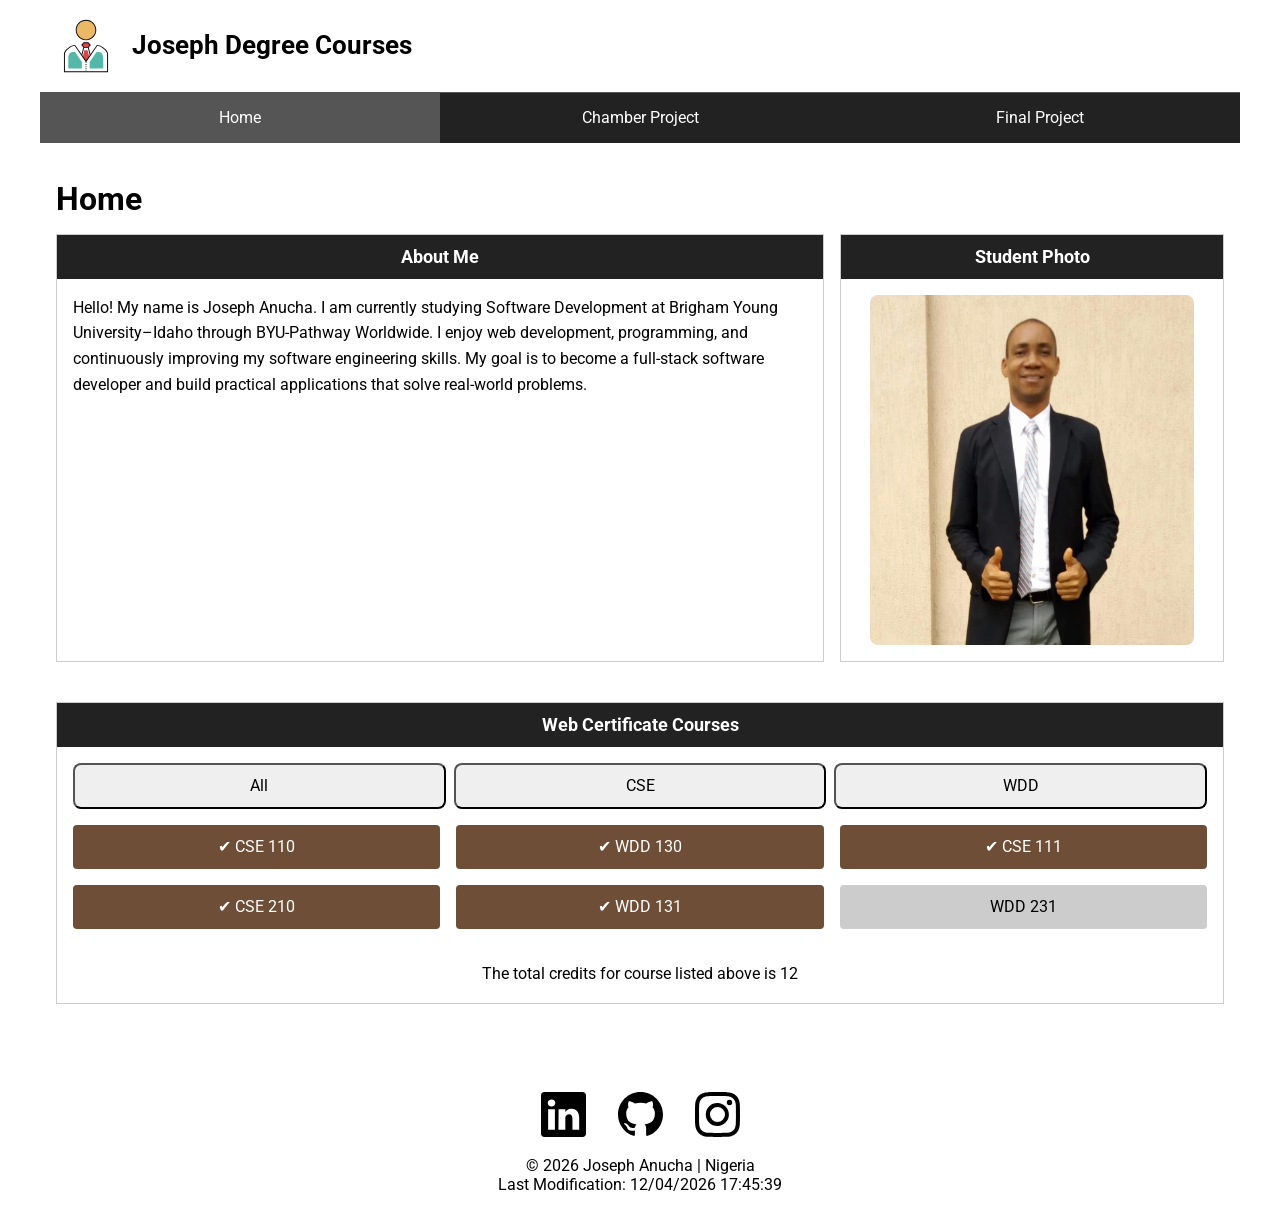
<file: index.html>
<!DOCTYPE html>
<html lang="en">
<head>
    <meta charset="UTF-8">
    <meta name="viewport" content="width=device-width, initial-scale=1.0">

    <meta name="description" content="WDD 231 Course Home Page | Outlines the courses/subjects for the Software Development degree.">
    <meta name="author" content="Joseph Anucha">

    <title>WDD 231 | Course Home</title>

    <!-- Google Fonts -->
    <link rel="preconnect" href="https://fonts.googleapis.com">
    <link rel="preconnect" href="https://fonts.gstatic.com" crossorigin>

    <link href="https://fonts.googleapis.com/css2?family=Roboto:wght@300;400;500;700&display=swap" rel="stylesheet">

    <!-- CSS -->
    <link rel="stylesheet" href="styles/normalize.css">
    <link rel="stylesheet" href="styles/small.css">
    <link rel="stylesheet" href="styles/larger.css">

    <!-- JavaScript -->
    <script src="scripts/navigation.js" defer></script>
    <script src="scripts/app.js" defer></script>

</head>

<body>

<header>

    <div class="logo">
        <img src="images/home.svg" alt="Site Logo" width="60" height="60">
        <span>Joseph Degree Courses</span>
    </div>

    <button id="ham-btn" aria-label="Menu"></button>

</header>

<nav id="nav-bar" class="navigation">
    <ul>
        <li class="current"><a href="index.html">Home</a></li>
        <li><a href="chamber/index.html">Chamber Project</a></li>
        <li><a href="final/index.html">Final Project</a></li>
    </ul>
</nav>

<main>

    <h1>Home</h1>

    <div class="top-cards">

        <section class="card about">

            <h2>About Me</h2>

            <p>
                Hello! My name is Joseph Anucha. I am currently studying Software Development at
                Brigham Young University–Idaho through BYU-Pathway Worldwide. I enjoy web
                development, programming, and continuously improving my software engineering
                skills. My goal is to become a full-stack software developer and build practical
                applications that solve real-world problems.
            </p>

        </section>

        <section class="card photo">

            <h2>Student Photo</h2>

            <img src="images/profile.webp"
                alt="Joseph Anucha"
                width="300"
                height="350">

        </section>

    </div>

    <section class="card certificate">

        <h2>Web Certificate Courses</h2>

        <div class="buttons">

            <button id="all">All</button>
            <button id="cse">CSE</button>
            <button id="wdd">WDD</button>

        </div>

        <div id="courses"></div>

        <p class="credits">
            The total credits for course listed above is
            <span id="credit-total">0</span>
        </p>

    </section>

</main>

<footer>

    <div class="social">

        <a href="https://linkedin.com" target="_blank">
            <img src="images/linkedin.svg" alt="LinkedIn">
        </a>

        <a href="https://github.com" target="_blank">
            <img src="images/github.svg" alt="GitHub">
        </a>

        <a href="https://instagram.com" target="_blank">
            <img src="images/instagram.svg" alt="Instagram">
        </a>

    </div>

    <p>
        &copy;
        <span id="currentyear"></span>
        Joseph Anucha | Nigeria
    </p>

    <p id="lastModified"></p>

</footer>

</body>
</html>
</file>
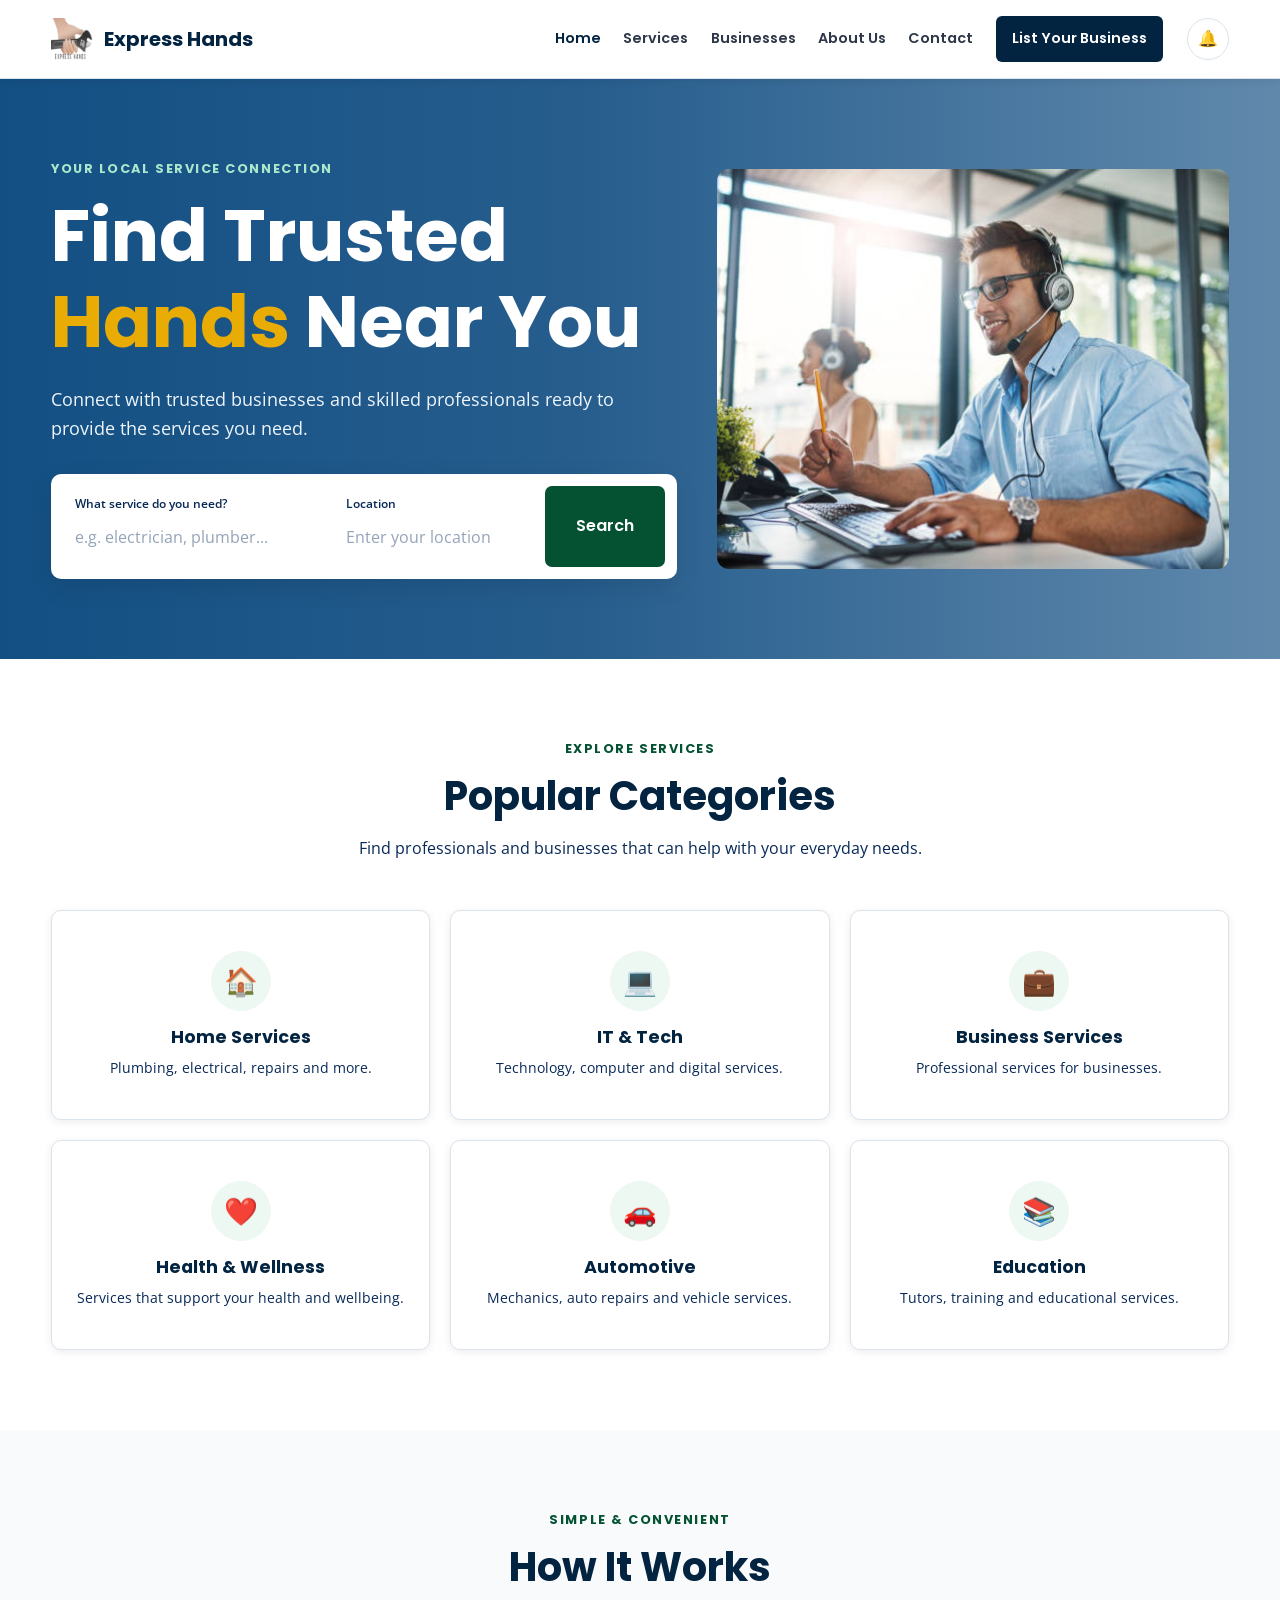
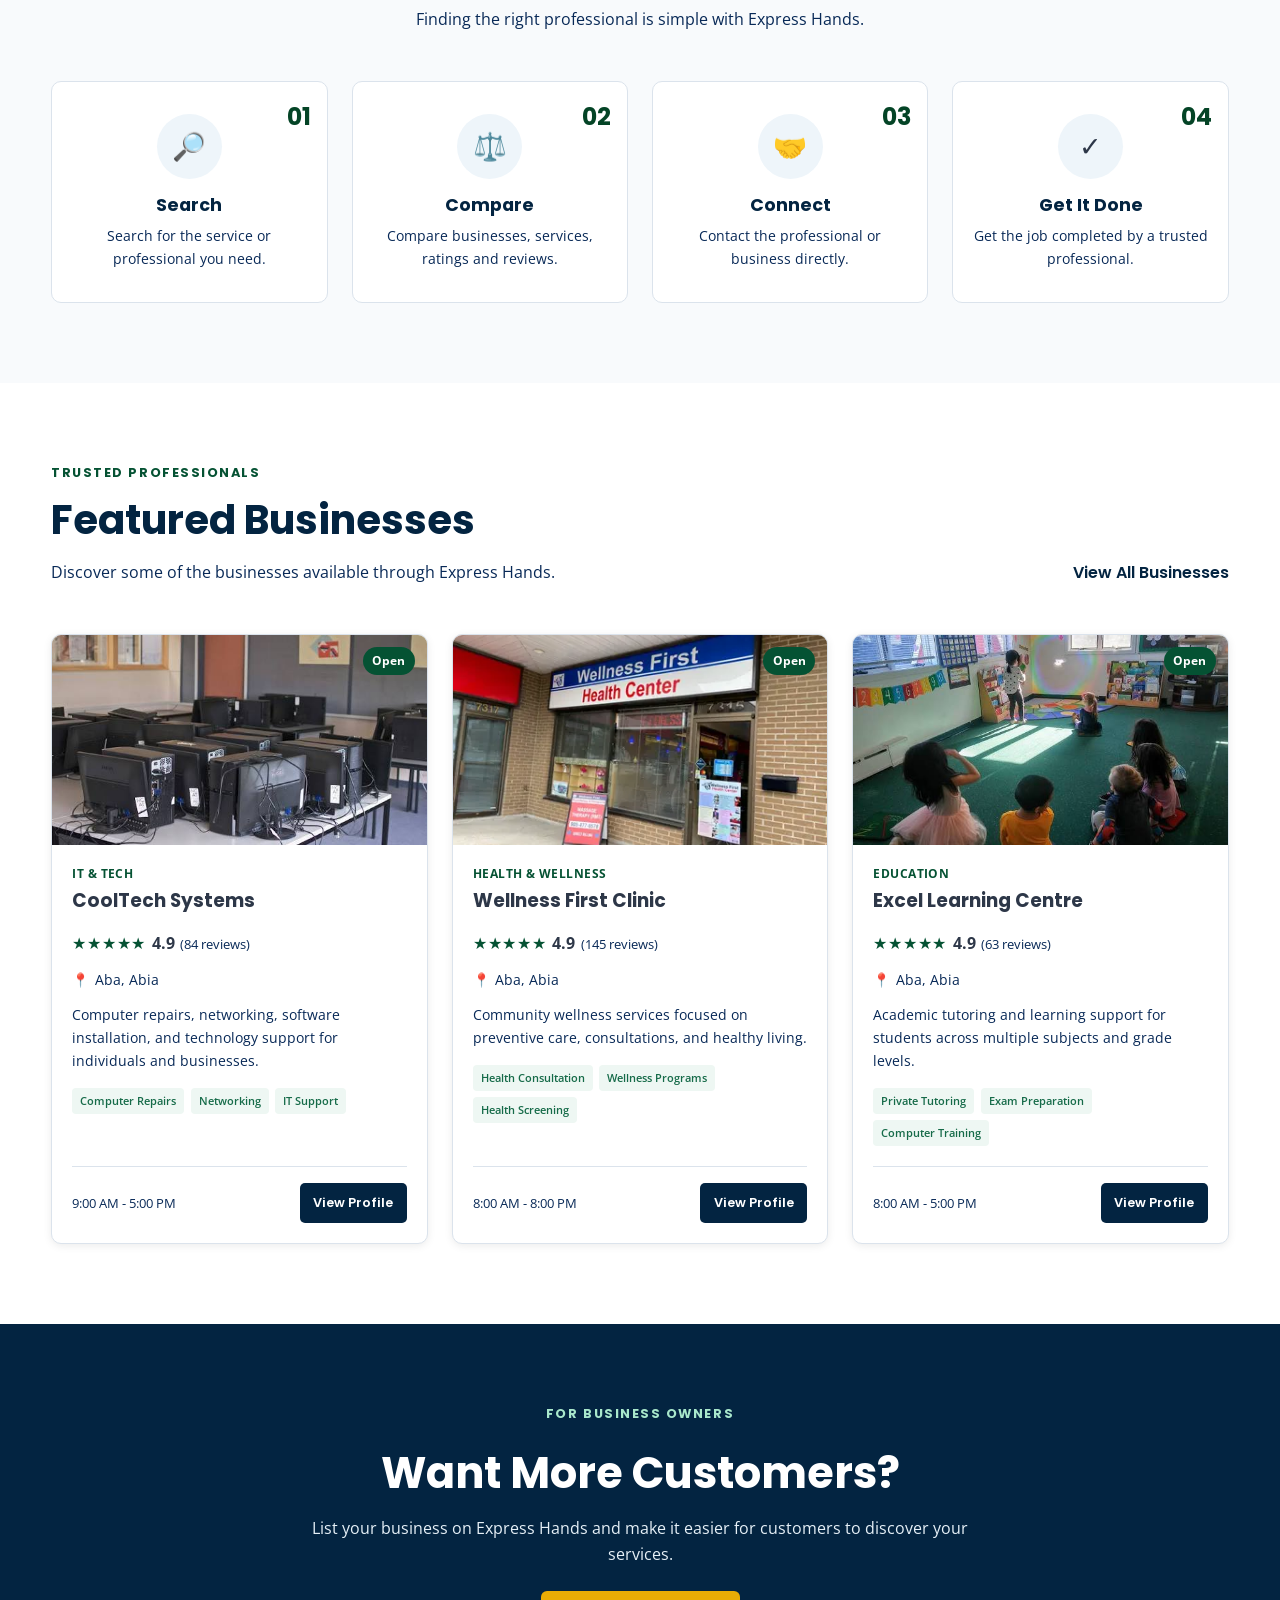
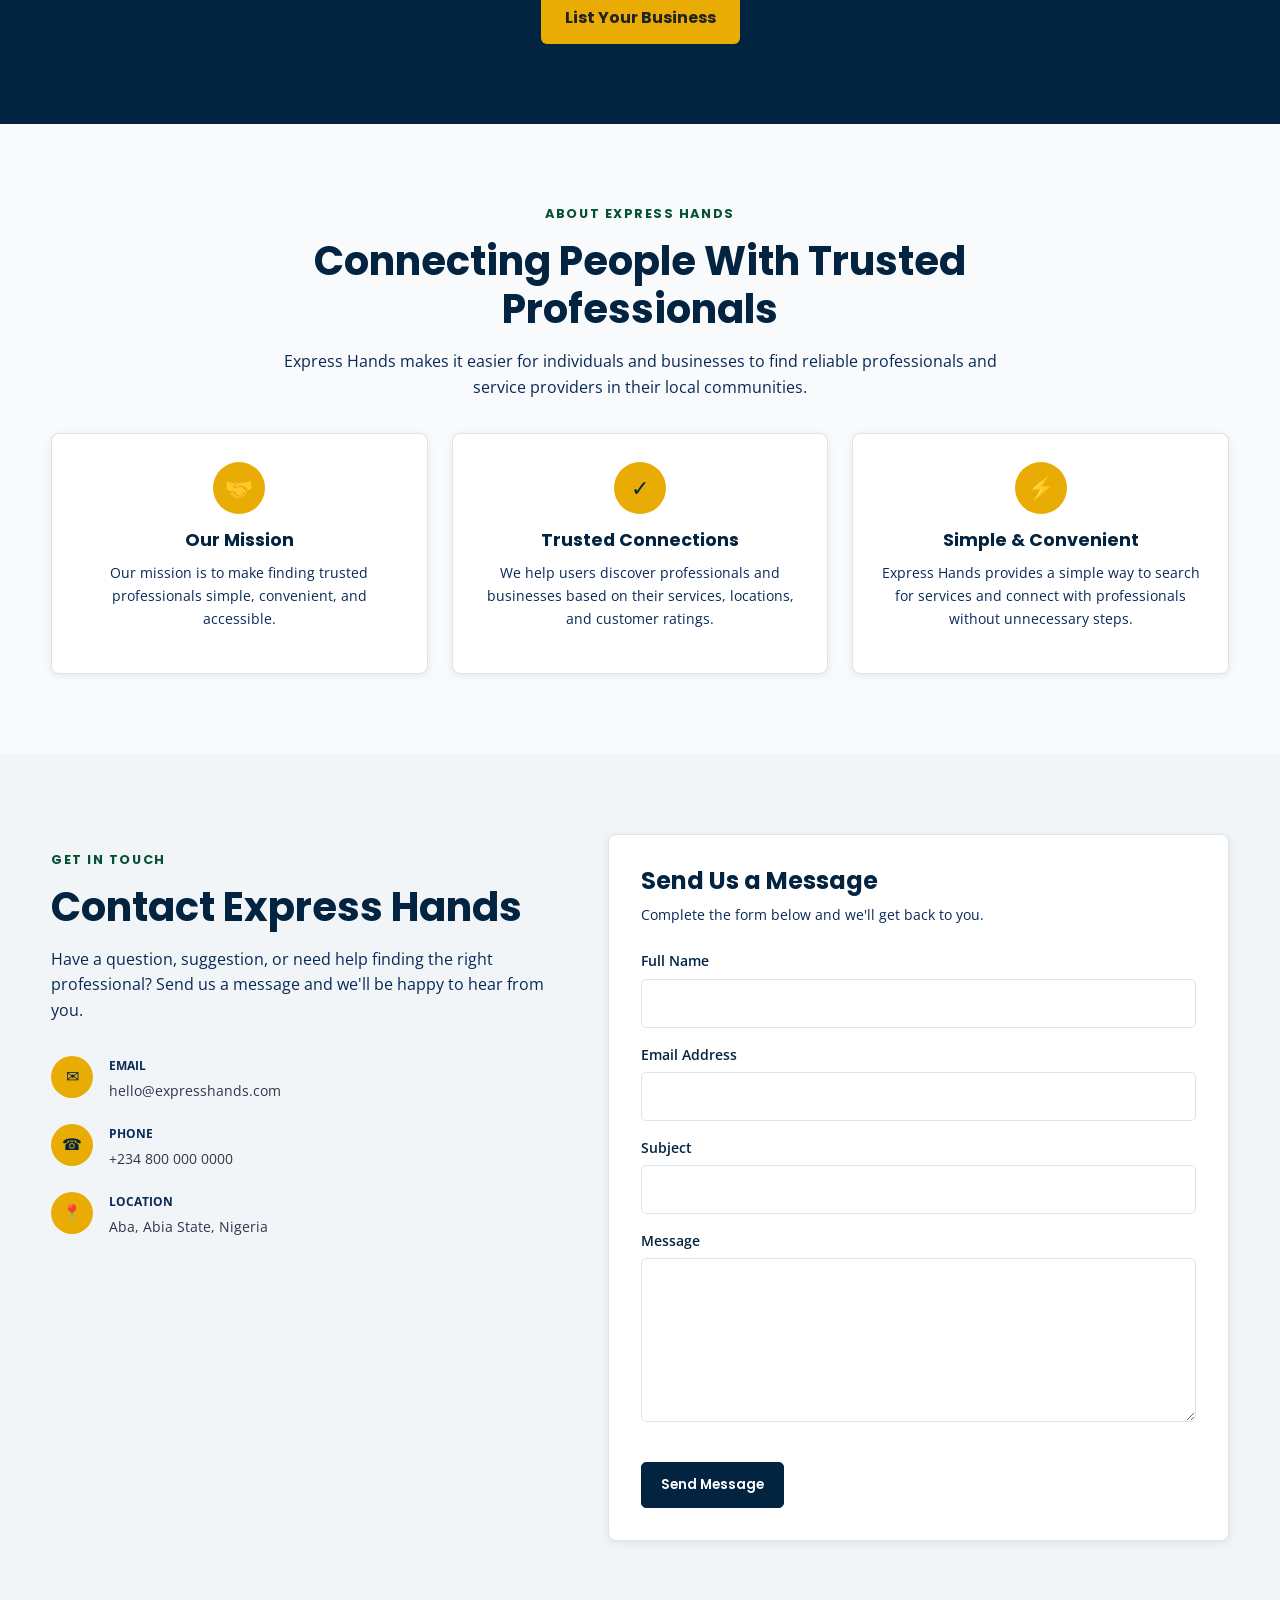
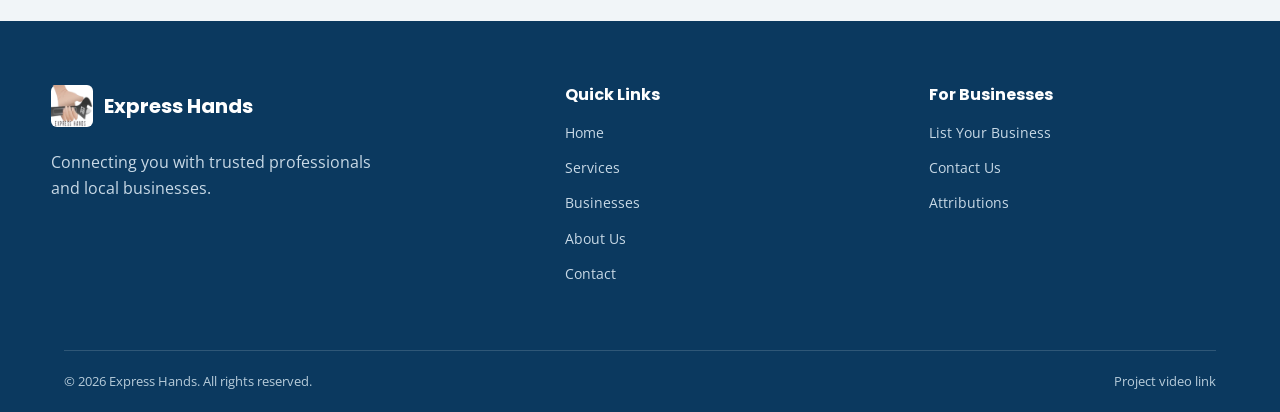
<file: final/index.html>
<!DOCTYPE html>
<html lang="en">
<head>
    <meta charset="UTF-8">
    <meta name="viewport" content="width=device-width, initial-scale=1.0">
    <meta name="description" content="Express Hands connects you with trusted local businesses and skilled professionals for the services you need.">
    <meta name="author" content="Express Hands">

    <!-- Open Graph Metadata -->
    <meta property="og:title" content="Express Hands | Find Trusted Local Services">
    <meta property="og:description" content="Find trusted businesses and skilled professionals through Express Hands.">
    <meta property="og:url" content="https://anuchaj.github.io/wdd231/final/index.html">
    <meta property="og:image" content="https://anuchaj.github.io/wdd231/final/images/logo-1.webp">
    <meta property="og:type" content="website">

    <title>Express Hands | Find Trusted Local Services</title>

    <!-- Favicon -->
    <link rel="icon" href="images/favicon.ico">

    <!-- Google Fonts -->
    <link rel="preconnect" href="https://fonts.googleapis.com">
    <link rel="preconnect" href="https://fonts.gstatic.com" crossorigin>
    <link href="https://fonts.googleapis.com/css2?family=Open+Sans:wght@400;500;600;700&family=Poppins:wght@500;600;700&display=swap" rel="stylesheet">

    <!-- CSS -->
    <link rel="stylesheet" href="styles/small.css">
    <link rel="stylesheet" href="styles/medium.css" media="(min-width: 601px)">
    <link rel="stylesheet" href="styles/large.css" media="(min-width: 901px)">
    <link rel="stylesheet" href="styles/businesses.css">

    <!-- JavaScript -->
    <script type="module" src="scripts/main.js"></script>
    <script type="module" src="scripts/home.js"></script>
</head>

<body>
    <!-- Header -->
    <header class="site-header">
        <div class="header-container">
            <!-- Logo -->
            <a class="logo" href="index.html" aria-label="Express Hands home">
                <span class="logo-icon" aria-hidden="true"><img src="images/logo.webp" alt="Express hands logo"></span>
                <span class="logo-text">Express Hands</span>
            </a>

            <!-- Mobile Menu Button -->
            <button class="menu-button" type="button" aria-label="Open navigation menu" aria-expanded="false" aria-controls="primary-navigation">
                <span class="menu-icon" aria-hidden="true">☰</span>
            </button>

            <!-- Primary Navigation -->
            <nav class="primary-navigation" id="primary-navigation" aria-label="Primary navigation">
                <ul>
                    <li><a class="nav-link active" href="index.html">Home</a></li>
                    <li><a class="nav-link" href="#services">Services</a></li>
                    <li><a class="nav-link" href="businesses.html">Businesses</a></li>
                    <li><a class="nav-link" href="#about">About Us</a></li>
                    <li><a class="nav-link" href="#contact">Contact</a></li>
                    <li><a class="nav-link list-business" href="list-business.html">List Your Business</a></li>
                </ul>
            </nav>

            <!-- Notification -->
            <button class="notification-button" type="button" aria-label="Notifications">
                <span aria-hidden="true">🔔</span>
            </button>
        </div>
    </header>

    <main>
        <!-- Hero Section -->
        <section class="hero">
            <div class="hero-container">
                <div class="hero-content">
                    <p class="hero-label">YOUR LOCAL SERVICE CONNECTION</p>

                    <h1>Find Trusted <span>Hands</span> Near You</h1>

                    <p class="hero-description">
                        Connect with trusted businesses and skilled professionals ready to provide the services you need.
                    </p>

                    <form class="hero-search" id="hero-search">
                        <div class="search-field">
                            <label for="service-search">What service do you need?</label>
                            <input type="search" id="service-search" name="service" placeholder="e.g. electrician, plumber..." autocomplete="off">
                        </div>

                        <div class="search-field">
                            <label for="location-search">Location</label>
                            <input type="text" id="location-search" name="location" placeholder="Enter your location" autocomplete="address-level2">
                        </div>

                        <button class="search-button" type="submit">Search</button>
                    </form>
                </div>

                <!-- HERO IMAGE -->
                <div class="hero-image">
                    <img src="images/hero.webp" alt="Professional service provider helping a customer">
                </div>
            </div>
        </section>

        <!-- Popular Categories -->
        <section class="categories section" id="services">
            <div class="section-container">
                <div class="section-heading">
                    <p class="section-label">EXPLORE SERVICES</p>
                    <h2>Popular Categories</h2>
                    <p>Find professionals and businesses that can help with your everyday needs.</p>
                </div>

                <div class="category-grid">
                    <a class="category-card" href="businesses.html?category=Home%20Services">
                        <span class="category-icon" aria-hidden="true">🏠</span>
                        <h3>Home Services</h3>
                        <p>Plumbing, electrical, repairs and more.</p>
                    </a>

                    <a class="category-card" href="businesses.html?category=IT%20%26%20Tech">
                        <span class="category-icon" aria-hidden="true">💻</span>
                        <h3>IT &amp; Tech</h3>
                        <p>Technology, computer and digital services.</p>
                    </a>

                    <a class="category-card" href="businesses.html?category=Business%20Services">
                        <span class="category-icon" aria-hidden="true">💼</span>
                        <h3>Business Services</h3>
                        <p>Professional services for businesses.</p>
                    </a>

                    <a class="category-card" href="businesses.html?category=Health%20%26%20Wellness">
                        <span class="category-icon" aria-hidden="true">❤️</span>
                        <h3>Health &amp; Wellness</h3>
                        <p>Services that support your health and wellbeing.</p>
                    </a>

                    <a class="category-card" href="businesses.html?category=Automotive">
                        <span class="category-icon" aria-hidden="true">🚗</span>
                        <h3>Automotive</h3>
                        <p>Mechanics, auto repairs and vehicle services.</p>
                    </a>

                    <a class="category-card" href="businesses.html?category=Education">
                        <span class="category-icon" aria-hidden="true">📚</span>
                        <h3>Education</h3>
                        <p>Tutors, training and educational services.</p>
                    </a>
                </div>
            </div>
        </section>

        <!-- How It Works -->
        <section class="how-it-works section">
            <div class="section-container">
                <div class="section-heading">
                    <p class="section-label">SIMPLE &amp; CONVENIENT</p>
                    <h2>How It Works</h2>
                    <p>Finding the right professional is simple with Express Hands.</p>
                </div>

                <div class="steps">
                    <article class="step">
                        <span class="step-number">01</span>
                        <div class="step-icon" aria-hidden="true">🔎</div>
                        <h3>Search</h3>
                        <p>Search for the service or professional you need.</p>
                    </article>

                    <article class="step">
                        <span class="step-number">02</span>
                        <div class="step-icon" aria-hidden="true">⚖️</div>
                        <h3>Compare</h3>
                        <p>Compare businesses, services, ratings and reviews.</p>
                    </article>

                    <article class="step">
                        <span class="step-number">03</span>
                        <div class="step-icon" aria-hidden="true">🤝</div>
                        <h3>Connect</h3>
                        <p>Contact the professional or business directly.</p>
                    </article>

                    <article class="step">
                        <span class="step-number">04</span>
                        <div class="step-icon" aria-hidden="true">✓</div>
                        <h3>Get It Done</h3>
                        <p>Get the job completed by a trusted professional.</p>
                    </article>
                </div>
            </div>
        </section>

        <!-- Featured Businesses -->
        <section class="featured section">
            <div class="section-container">
                <div class="section-heading heading-with-link">
                    <div>
                        <p class="section-label">TRUSTED PROFESSIONALS</p>
                        <h2>Featured Businesses</h2>
                        <p>Discover some of the businesses available through Express Hands.</p>
                    </div>

                    <a class="view-all-link" href="businesses.html">View All Businesses</a>
                </div>

                <!-- Business cards will be generated dynamically from businesses.json -->
                <div class="featured-grid" id="featured-businesses" aria-live="polite">
                    <p class="featured-loading">
                        Loading featured businesses...
                    </p>
                </div>
            </div>
        </section>

        <!-- List Your Business -->
        <section class="business-cta section" id="list-business">
            <div class="section-container">
                <div class="cta-content">
                    <p class="section-label">FOR BUSINESS OWNERS</p>
                    <h2>Want More Customers?</h2>
                    <p>List your business on Express Hands and make it easier for customers to discover your services.</p>
                    <a class="cta-button" href="list-business.html">List Your Business</a>
                </div>
            </div>
        </section>      

        <!-- =ABOUT US -->
        <section class="about-section" id="about">
            <div class="section-container">
                <div class="section-heading">
                    <p class="section-label">ABOUT EXPRESS HANDS</p>
                    <h2>Connecting People With Trusted Professionals</h2>
                    <p>
                        Express Hands makes it easier for individuals and
                        businesses to find reliable professionals and
                        service providers in their local communities.
                    </p>
                </div>

                <div class="about-grid">
                    <article class="about-card">
                        <div class="about-icon" aria-hidden="true">🤝</div>
                        <h3>Our Mission</h3>
                        <p>
                            Our mission is to make finding trusted
                            professionals simple, convenient, and
                            accessible.
                        </p>
                    </article>

                    <article class="about-card">
                        <div class="about-icon" aria-hidden="true">✓</div>
                        <h3>Trusted Connections</h3>
                        <p>
                            We help users discover professionals and
                            businesses based on their services,
                            locations, and customer ratings.
                        </p>
                    </article>

                    <article class="about-card">
                        <div class="about-icon" aria-hidden="true">⚡</div>
                        <h3>Simple &amp; Convenient</h3>
                        <p>
                            Express Hands provides a simple way to
                            search for services and connect with
                            professionals without unnecessary steps.
                        </p>
                    </article>
                </div>
            </div>
        </section>

        <!-- CONTACT -->
        <section class="contact-section" id="contact">
            <div class="section-container">
                <div class="contact-grid">
                    <!-- Contact Information -->
                    <div class="contact-information">
                        <p class="section-label">GET IN TOUCH</p>
                        <h2>Contact Express Hands</h2>
                        <p>
                            Have a question, suggestion, or need help
                            finding the right professional? Send us a
                            message and we'll be happy to hear from you.
                        </p>

                        <div class="contact-details">
                            <div class="contact-detail">
                                <span class="contact-detail-icon" aria-hidden="true">✉</span>
                                <div>
                                    <span class="contact-detail-label">Email</span>
                                    <a href="mailto:hello@expresshands.com">
                                        hello@expresshands.com
                                    </a>
                                </div>
                            </div>

                            <div class="contact-detail">
                                <span class="contact-detail-icon" aria-hidden="true">☎</span>
                                <div>
                                    <span class="contact-detail-label">Phone</span>
                                    <a href="tel:+2348000000000">
                                        +234 800 000 0000
                                    </a>
                                </div>
                            </div>

                            <div class="contact-detail">
                                <span class="contact-detail-icon" aria-hidden="true">📍</span>
                                <div>
                                    <span class="contact-detail-label">Location</span>
                                    <span>Aba, Abia State, Nigeria</span>
                                </div>
                            </div>
                        </div>
                    </div>

                    <!-- Contact Form -->
                    <div class="form-card">
                        <h2>Send Us a Message</h2>
                        <p>
                            Complete the form below and we'll get back
                            to you.
                        </p>

                        <form id="contact-form" novalidate>
                            <div class="form-field">
                                <label for="contact-name">Full Name</label>
                                <input
                                    type="text"
                                    id="contact-name"
                                    name="name"
                                    autocomplete="name"
                                    required
                                >
                                <small
                                    class="form-error"
                                    id="contact-name-error"
                                ></small>
                            </div>

                            <div class="form-field">
                                <label for="contact-email">Email Address</label>
                                <input
                                    type="email"
                                    id="contact-email"
                                    name="email"
                                    autocomplete="email"
                                    required
                                >
                                <small
                                    class="form-error"
                                    id="contact-email-error"
                                ></small>
                            </div>

                            <div class="form-field">
                                <label for="contact-subject">Subject</label>
                                <input
                                    type="text"
                                    id="contact-subject"
                                    name="subject"
                                    required
                                >
                            </div>

                            <div class="form-field">
                                <label for="contact-message">Message</label>
                                <textarea
                                    id="contact-message"
                                    name="message"
                                    rows="6"
                                    required
                                ></textarea>
                                <small
                                    class="form-error"
                                    id="contact-message-error"
                                ></small>
                            </div>

                            <button class="primary-button" type="submit">
                                Send Message
                            </button>

                            <p
                                class="form-success"
                                id="contact-success"
                                role="status"
                                hidden
                            >
                                Thank you! Your message has been received.
                            </p>
                        </form>
                    </div>
                </div>
            </div>
        </section>
    </main>

    <!-- Footer -->
    <footer class="site-footer">
        <div class="footer-container">
            <div class="footer-brand">
                <a class="logo footer-logo" href="index.html">
                    <span class="logo-icon" aria-hidden="true"><img src="images/logo.webp" alt="Express hands logo"></span>
                    <span class="logo-text">Express Hands</span>
                </a>

                <p>Connecting you with trusted professionals and local businesses.</p>
            </div>

            <div class="footer-links">
                <h2>Quick Links</h2>
                <ul>
                    <li><a href="index.html">Home</a></li>
                    <li><a href="#services">Services</a></li>
                    <li><a href="businesses.html">Businesses</a></li>
                    <li><a href="#about">About Us</a></li>
                    <li><a href="#contact">Contact</a></li>
                </ul>
            </div>

            <div class="footer-links">
                <h2>For Businesses</h2>
                <ul>
                    <li><a href="list-business.html">List Your Business</a></li>
                    <li><a href="#contact">Contact Us</a></li>
                    <li><a href="attributions.html">Attributions</a></li>
                </ul>
            </div>
        </div>

        <div class="footer-bottom">
            <p>&copy; <span id="current-year"></span> Express Hands. All rights reserved.</p>
            <p> <a href="https://youtu.be/hsoZrsFE33E" target="_blank" rel="noopener noreferrer">Project video link</a></p>
        </div>
    </footer>
</body>
</html>
</file>
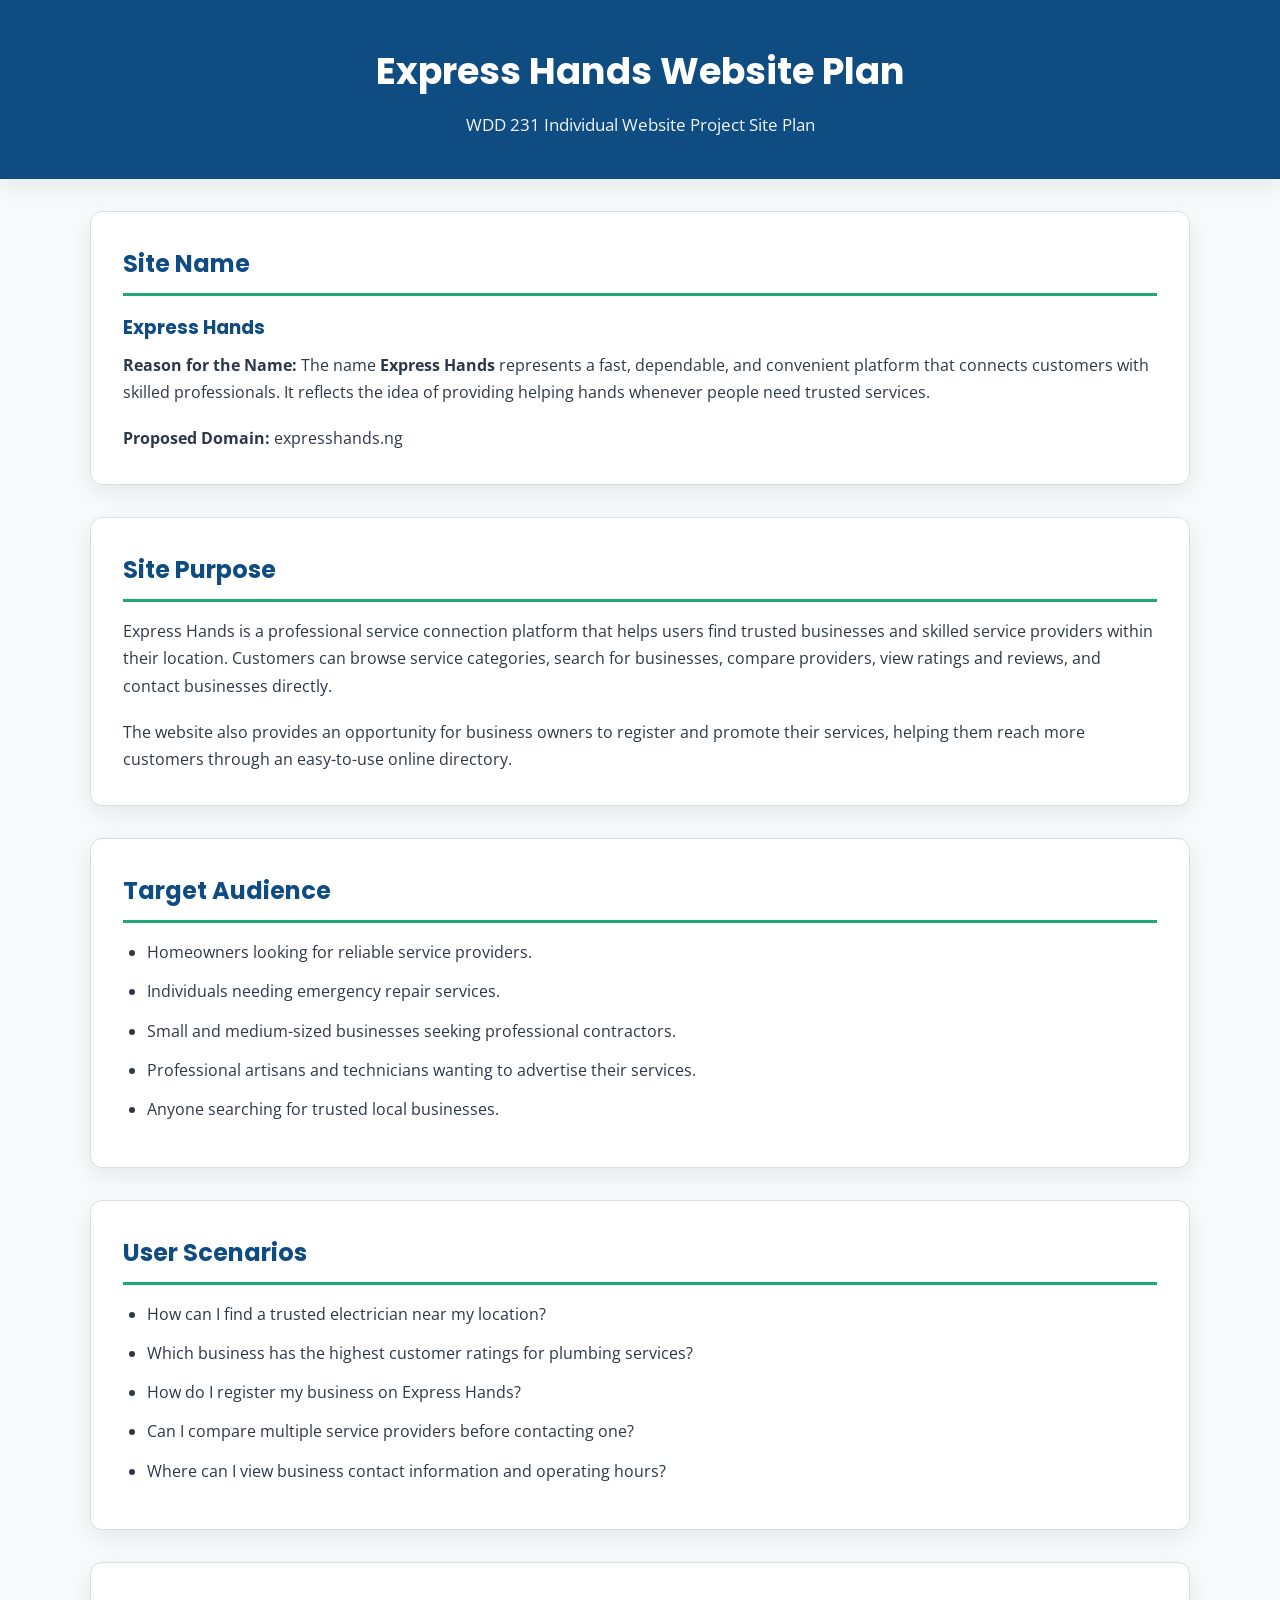
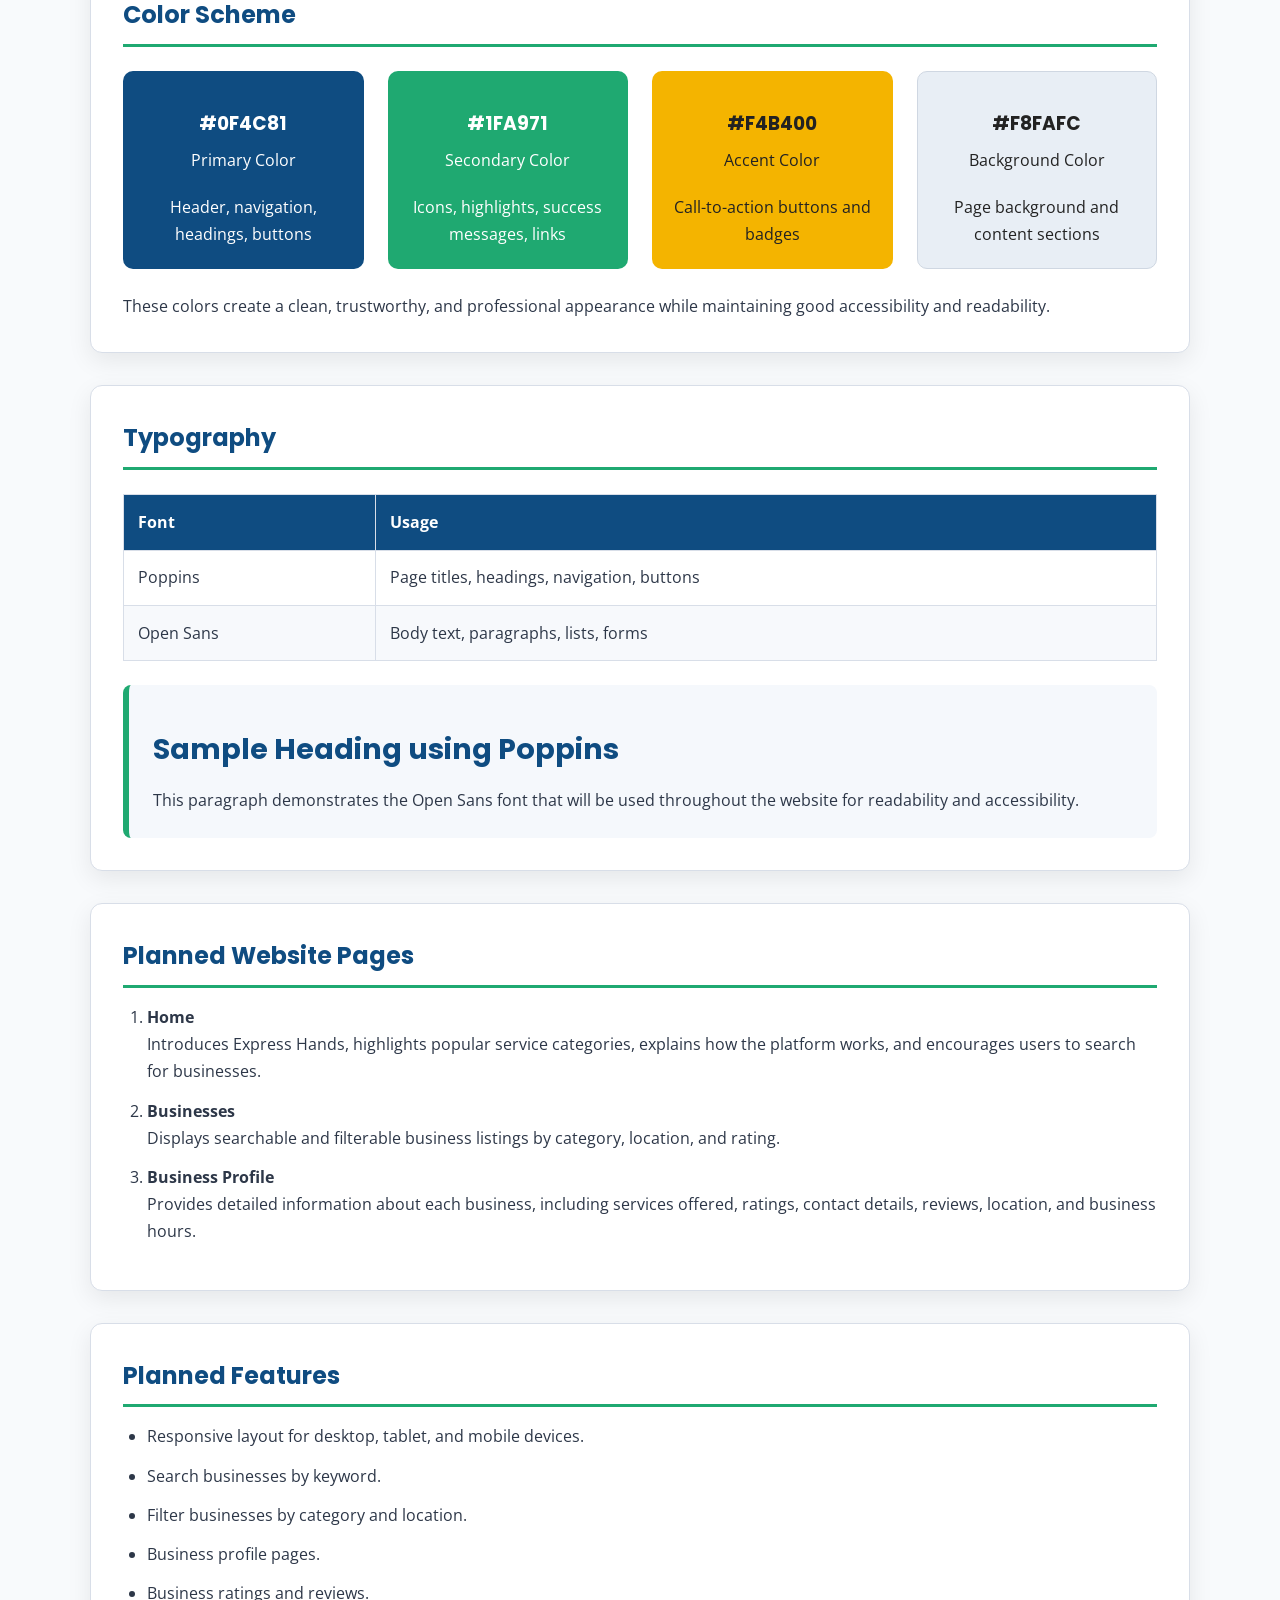
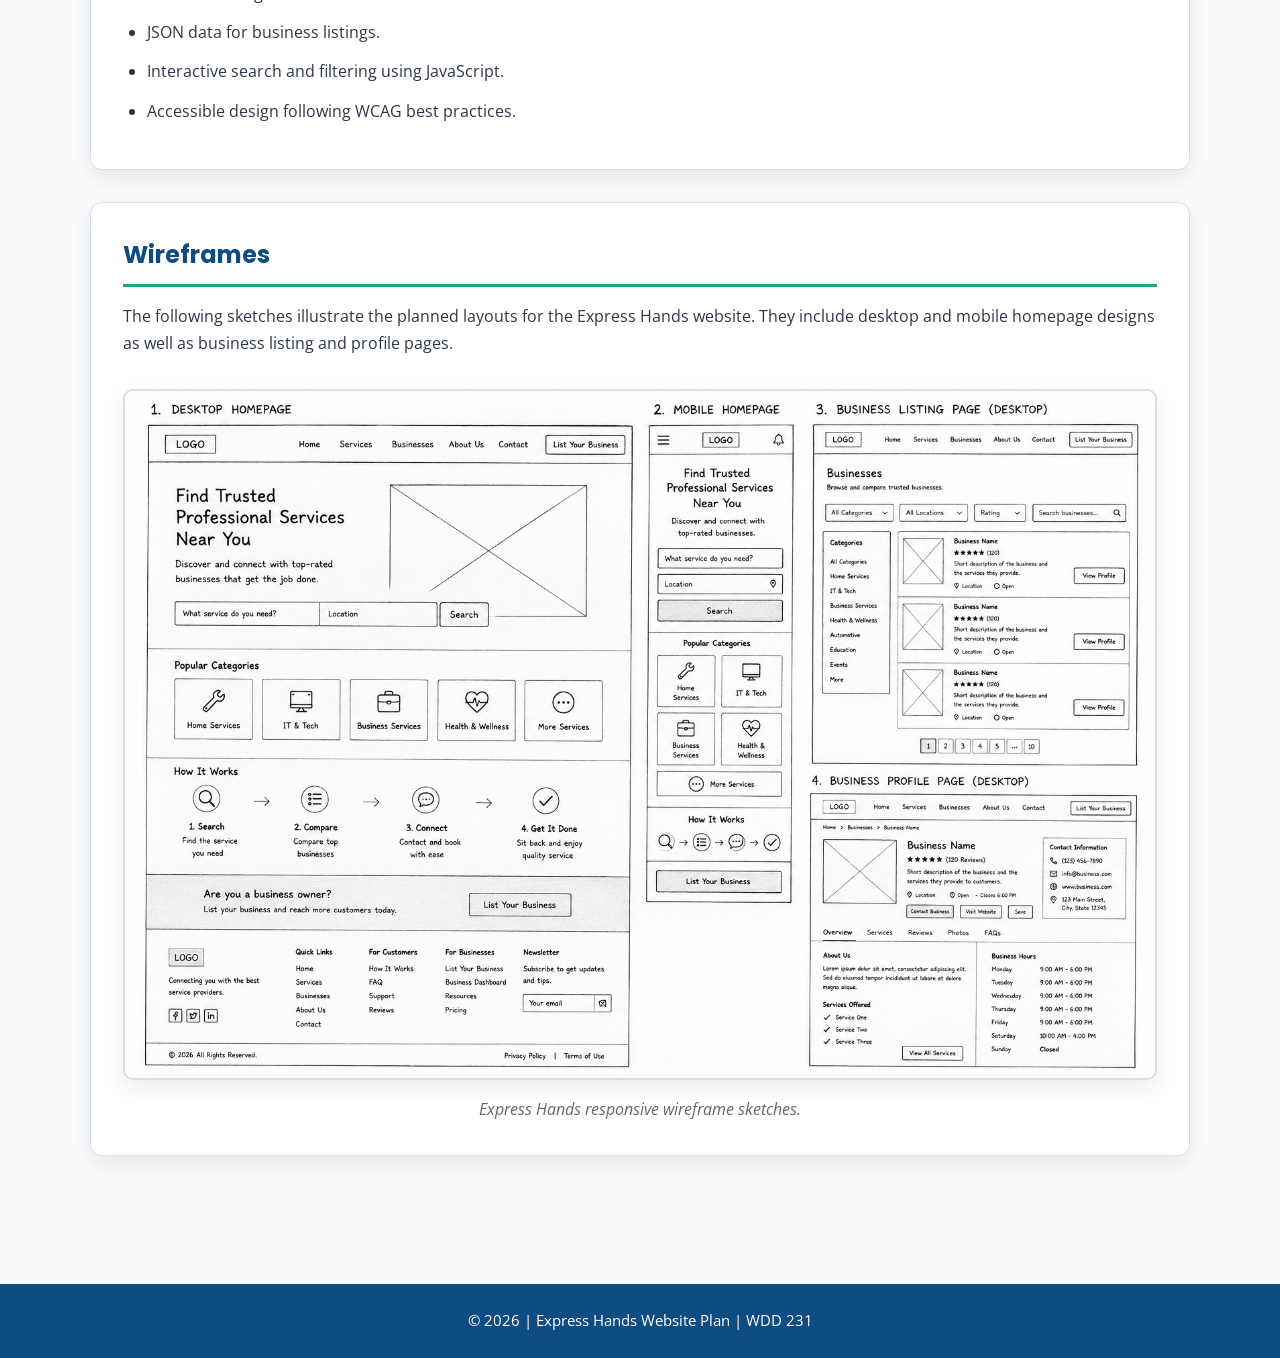
<file: siteplan/index.html>
<!DOCTYPE html>
<html lang="en">
<head>
    <meta charset="UTF-8">
    <meta name="viewport" content="width=device-width, initial-scale=1.0">
    <meta name="description" content="Site Plan for the Express Hands website project.">
    <meta name="author" content="Joe Zee">
    <title>Express Hands | Website Site Plan</title>

    <!-- Google Fonts -->
    <link rel="preconnect" href="https://fonts.googleapis.com">
    <link rel="preconnect" href="https://fonts.gstatic.com" crossorigin>
    <link href="https://fonts.googleapis.com/css2?family=Open+Sans:wght@400;600&family=Poppins:wght@400;600;700&display=swap" rel="stylesheet">

    <!-- CSS -->
    <link rel="stylesheet" href="styles/site-plan.css">
</head>

<body>

<header>
    <div class="container">
        <h1>Express Hands Website Plan</h1>
        <p>WDD 231 Individual Website Project Site Plan</p>
    </div>
</header>

<main class="container">

    <!-- Site Name -->
    <section class="card">
        <h2>Site Name</h2>

        <h3>Express Hands</h3>

        <p>
            <strong>Reason for the Name:</strong>
            The name <strong>Express Hands</strong> represents a fast, dependable,
            and convenient platform that connects customers with skilled
            professionals. It reflects the idea of providing helping hands
            whenever people need trusted services.
        </p>

        <p>
            <strong>Proposed Domain:</strong> expresshands.ng
        </p>
    </section>

    <!-- Site Purpose -->
    <section class="card">
        <h2>Site Purpose</h2>

        <p>
            Express Hands is a professional service connection platform that
            helps users find trusted businesses and skilled service providers
            within their location. Customers can browse service categories,
            search for businesses, compare providers, view ratings and reviews,
            and contact businesses directly.
        </p>

        <p>
            The website also provides an opportunity for business owners to
            register and promote their services, helping them reach more
            customers through an easy-to-use online directory.
        </p>
    </section>

    <!-- Target Audience -->
    <section class="card">
        <h2>Target Audience</h2>

        <ul>
            <li>Homeowners looking for reliable service providers.</li>
            <li>Individuals needing emergency repair services.</li>
            <li>Small and medium-sized businesses seeking professional contractors.</li>
            <li>Professional artisans and technicians wanting to advertise their services.</li>
            <li>Anyone searching for trusted local businesses.</li>
        </ul>
    </section>

    <!-- Scenarios -->
    <section class="card">
        <h2>User Scenarios</h2>

        <ul>
            <li>How can I find a trusted electrician near my location?</li>
            <li>Which business has the highest customer ratings for plumbing services?</li>
            <li>How do I register my business on Express Hands?</li>
            <li>Can I compare multiple service providers before contacting one?</li>
            <li>Where can I view business contact information and operating hours?</li>
        </ul>
    </section>

    <!-- Color Scheme -->
    <section class="card">
        <h2>Color Scheme</h2>

        <div class="colors">

            <div class="color-box primary">
                <h3>#0F4C81</h3>
                <p>Primary Color</p>
                <p>Header, navigation, headings, buttons</p>
            </div>

            <div class="color-box secondary">
                <h3>#1FA971</h3>
                <p>Secondary Color</p>
                <p>Icons, highlights, success messages, links</p>
            </div>

            <div class="color-box accent">
                <h3>#F4B400</h3>
                <p>Accent Color</p>
                <p>Call-to-action buttons and badges</p>
            </div>

            <div class="color-box neutral">
                <h3>#F8FAFC</h3>
                <p>Background Color</p>
                <p>Page background and content sections</p>
            </div>

        </div>

        <p>
            These colors create a clean, trustworthy, and professional appearance
            while maintaining good accessibility and readability.
        </p>
    </section>

    <!-- Typography -->
    <section class="card">
        <h2>Typography</h2>

        <table>
            <thead>
                <tr>
                    <th>Font</th>
                    <th>Usage</th>
                </tr>
            </thead>

            <tbody>
                <tr>
                    <td>Poppins</td>
                    <td>Page titles, headings, navigation, buttons</td>
                </tr>

                <tr>
                    <td>Open Sans</td>
                    <td>Body text, paragraphs, lists, forms</td>
                </tr>
            </tbody>
        </table>

        <div class="font-samples">
            <h3 class="heading-sample">
                Sample Heading using Poppins
            </h3>

            <p class="body-sample">
                This paragraph demonstrates the Open Sans font that will be used
                throughout the website for readability and accessibility.
            </p>
        </div>
    </section>

    <!-- Website Pages -->
    <section class="card">
        <h2>Planned Website Pages</h2>

        <ol>
            <li>
                <strong>Home</strong><br>
                Introduces Express Hands, highlights popular service categories,
                explains how the platform works, and encourages users to search
                for businesses.
            </li>

            <li>
                <strong>Businesses</strong><br>
                Displays searchable and filterable business listings by category,
                location, and rating.
            </li>

            <li>
                <strong>Business Profile</strong><br>
                Provides detailed information about each business, including
                services offered, ratings, contact details, reviews, location,
                and business hours.
            </li>
        </ol>
    </section>

    <!-- Features -->
    <section class="card">
        <h2>Planned Features</h2>

        <ul>
            <li>Responsive layout for desktop, tablet, and mobile devices.</li>
            <li>Search businesses by keyword.</li>
            <li>Filter businesses by category and location.</li>
            <li>Business profile pages.</li>
            <li>Business ratings and reviews.</li>
            <li>JSON data for business listings.</li>
            <li>Interactive search and filtering using JavaScript.</li>
            <li>Accessible design following WCAG best practices.</li>
        </ul>
    </section>

    <!-- Wireframe -->
    <section class="card">
        <h2>Wireframes</h2>

        <p>
            The following sketches illustrate the planned layouts for the
            Express Hands website. They include desktop and mobile homepage
            designs as well as business listing and profile pages.
        </p>

        <figure class="wireframe">
            <img src="images/wireframe_express_hands.png"
                 alt="Express Hands desktop and mobile wireframe sketches">
            <figcaption>
                Express Hands responsive wireframe sketches.
            </figcaption>
        </figure>
    </section>

</main>

<footer>
    <div class="container">
        <p>&copy; 2026 | Express Hands Website Plan | WDD 231</p>
    </div>
</footer>

</body>
</html>
</file>
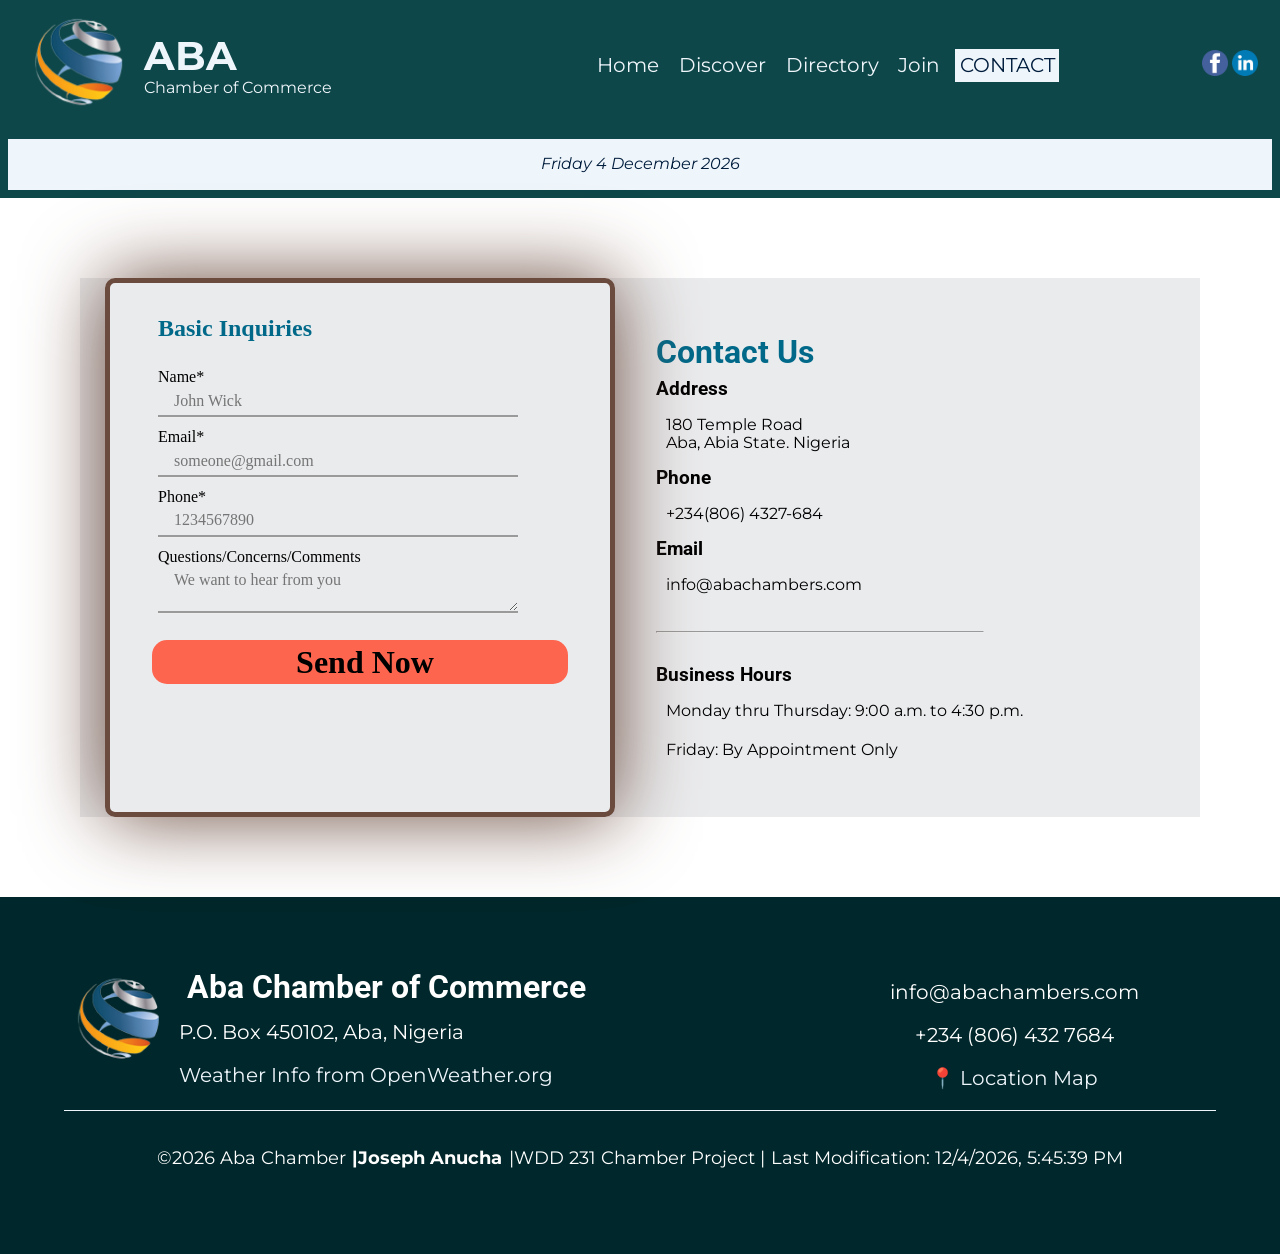
<file: chamber/contact.html>
<!DOCTYPE html>
<html lang="en">
    <head>
        <meta charset="UTF-8">
        <meta name="viewport" content="width=device-width">
        <meta name="description" content="WDD 231 | Aba Chamber of Commerce website | Contact page of the Aba Chamber of Commerce Site">
        <meta name="author" content="Joseph Anucha">

        <meta property="og:title" content="Aba Chamber of Commerce">
        <meta property="og:description" content="A resourceful hub for businesses in the city of Aba.">
        <meta property="og:url" content="https://anuchaj.github.io/wdd231/chamber/contact.html">
        <meta property="og:locale" content="en_US">
        <meta property="og:image" content="https://anuchaj.github.io/wdd231/chamber/images/logo-01.webp">
        <meta property="og:type" content="website">
        <meta property="og:site_name" content="Aba Chamber of Commerce | Contact">
    
        <!-- Site Icon -->
        <link rel="icon" href="images/favicon.ico" type="image/x-icon">
        
        <link rel="stylesheet" href="styles/normalize.css">
        <link rel="stylesheet" href="styles/small.css">
        <link rel="stylesheet" href="styles/medium.css">
        <link rel="stylesheet" href="styles/large.css">
        <link rel="stylesheet" href="styles/contact.css">
        
        <link rel="preconnect" href="https://fonts.googleapis.com">
        <link rel="preconnect" href="https://fonts.gstatic.com" crossorigin>
        <link href="https://fonts.googleapis.com/css2?family=Merriweather:wght@400;700&family=Montserrat:wght@400;700&family=Roboto:wght@400;700&display=swap" rel="stylesheet">

        <title>Contact Aba Chambers | Contact </title>
    </head>
    
      <body>
    
        <!-- Header contents -->
        <header>
            <div class="banner">
                <p id="banner_msg"></p>
            </div>
    
            <div class="menu_bar">
                <div class="menu_btn">
                    <button id="hamburgerBtn"><span>&#9776;</span><span>X</span></button>
                </div>
                
                <a href="index.html" id="hd-logo">
                    <picture>
                        <source srcset="images/logo-1.png" media="(min-width: 400px)">
                        <img src="images/logo-01.webp" alt="Aba Chamber of Commerce Logo">
                    </picture>
                </a>
                
                <div class="compName">
                    <p id="compName_line1"><b>ABA</b></p>
                    <p id="compName_line2"> Chamber of Commerce </p>
                </div>
    
                <nav class="bar_wide">
                    <ul id="primaryLinks">
                        <li><a href="index.html">Home</a></li>
                        <li><a href="discover.html">Discover</a></li>
                        <li><a href="directory.html">Directory</a></li>
                        <li><a href="join.html">Join</a></li>
                        <li class="active"><a href="contact.html">Contact</a></li>
                    </ul>
                </nav>
        
                <div class="social_icons">
                    <a href="https://www.facebook.com/"><img src="images/fb-icon.png" alt="Facebook Icon"></a>
                    <a href="https://www.linkedin.com/"><img src="images/in-icon.png" alt="Linked Icon"></a>
                </div>
            </div>
    
            <nav class="nav_bar">
                <ul id="primaryNav">
                    <li><a href="index.html">Home</a></li>
                    <li><a href="discover.html">Discover</a></li>
                    <li><a href="directory.html">Directory</a></li>
                    <li><a href="join.html">Join</a></li>
                    <li class="active"><a href="contact.html">Contact</a></li>  
                </ul>
            </nav>
    
            <div class="date"></div>
        </header>

    <main class="contact">

        <aside class="address" >
            <h1>Contact Us</h1>
            <h3>Address</h3>
            <p>180 Temple Road<br> Aba, Abia State. Nigeria</p>
            <h3>Phone</h3>
            <p>+234(806) 4327-684</p>
            <h3>Email</h3>
            <p>info@abachambers.com</p>
            <br>
            <hr style="width:60%;text-align:left;margin-left: 0;">
            <br>
            <div class="hours" >
                <h3>Business Hours</h3>
                <p>Monday thru Thursday: 9:00 a.m. to 4:30 p.m.</p>
                <p>Friday: By Appointment Only</p>
            </div>
        </aside>

        <form method="get" action="thanks_contact.html">
            <fieldset>
                <legend>Basic Inquiries</legend>
                <label class="info">Name* <input type="text" name="fullname" placeholder="John Wick"required></label>
                <label class="info">Email* <input type="email" name="email" placeholder="someone@gmail.com" required></label>
                <label class="info">Phone* <input type="tel" name="phone" placeholder="1234567890"></label>
                <label class="info">Questions/Concerns/Comments<textarea name="description" placeholder="We want to hear from you"></textarea></label>   
            </fieldset>
            <label class="csubmit"><input type="submit" value="Send Now"  class="submitBtn"></label>
        </form>
    </main>
    
    <!-- Footer starts here -->
    <footer>
        <a href="index.html">
            <picture>
                <source srcset="images/logo-1.png" media="(min-width: 400px)">
                <img src="images/logo-01.webp" alt="Aba Chamber of Commerce Logo" class="logo">
            </picture> 
        </a>
        <section>
            <h2 class="footerTitle">Aba Chamber of Commerce</h2>
            <p>P.O. Box 450102, Aba, Nigeria</p>
            <p><a class="openWeather" href="https://openweathermap.org/">Weather Info from OpenWeather.org</a>
            </p> 
        </section>
        <section>
            <p>info@abachambers.com</p>
            <p>+234 (806) 432 7684</p>
            <p><a class="map" href="https://tinyurl.com/abainthemap">📍 Location Map</a></p>
        </section>
        <section class="very-bottom">
            <p>&#169;2026 Aba Chamber </p>
            <p>Joseph Anucha </p>
            <p>WDD 231 Chamber Project </p>
            <p id="timemod"></p>
        </section>
    </footer>

    <script src="scripts/windchill.js"></script>
	<script src="scripts/main.js"></script>
</body>
</html>
</file>
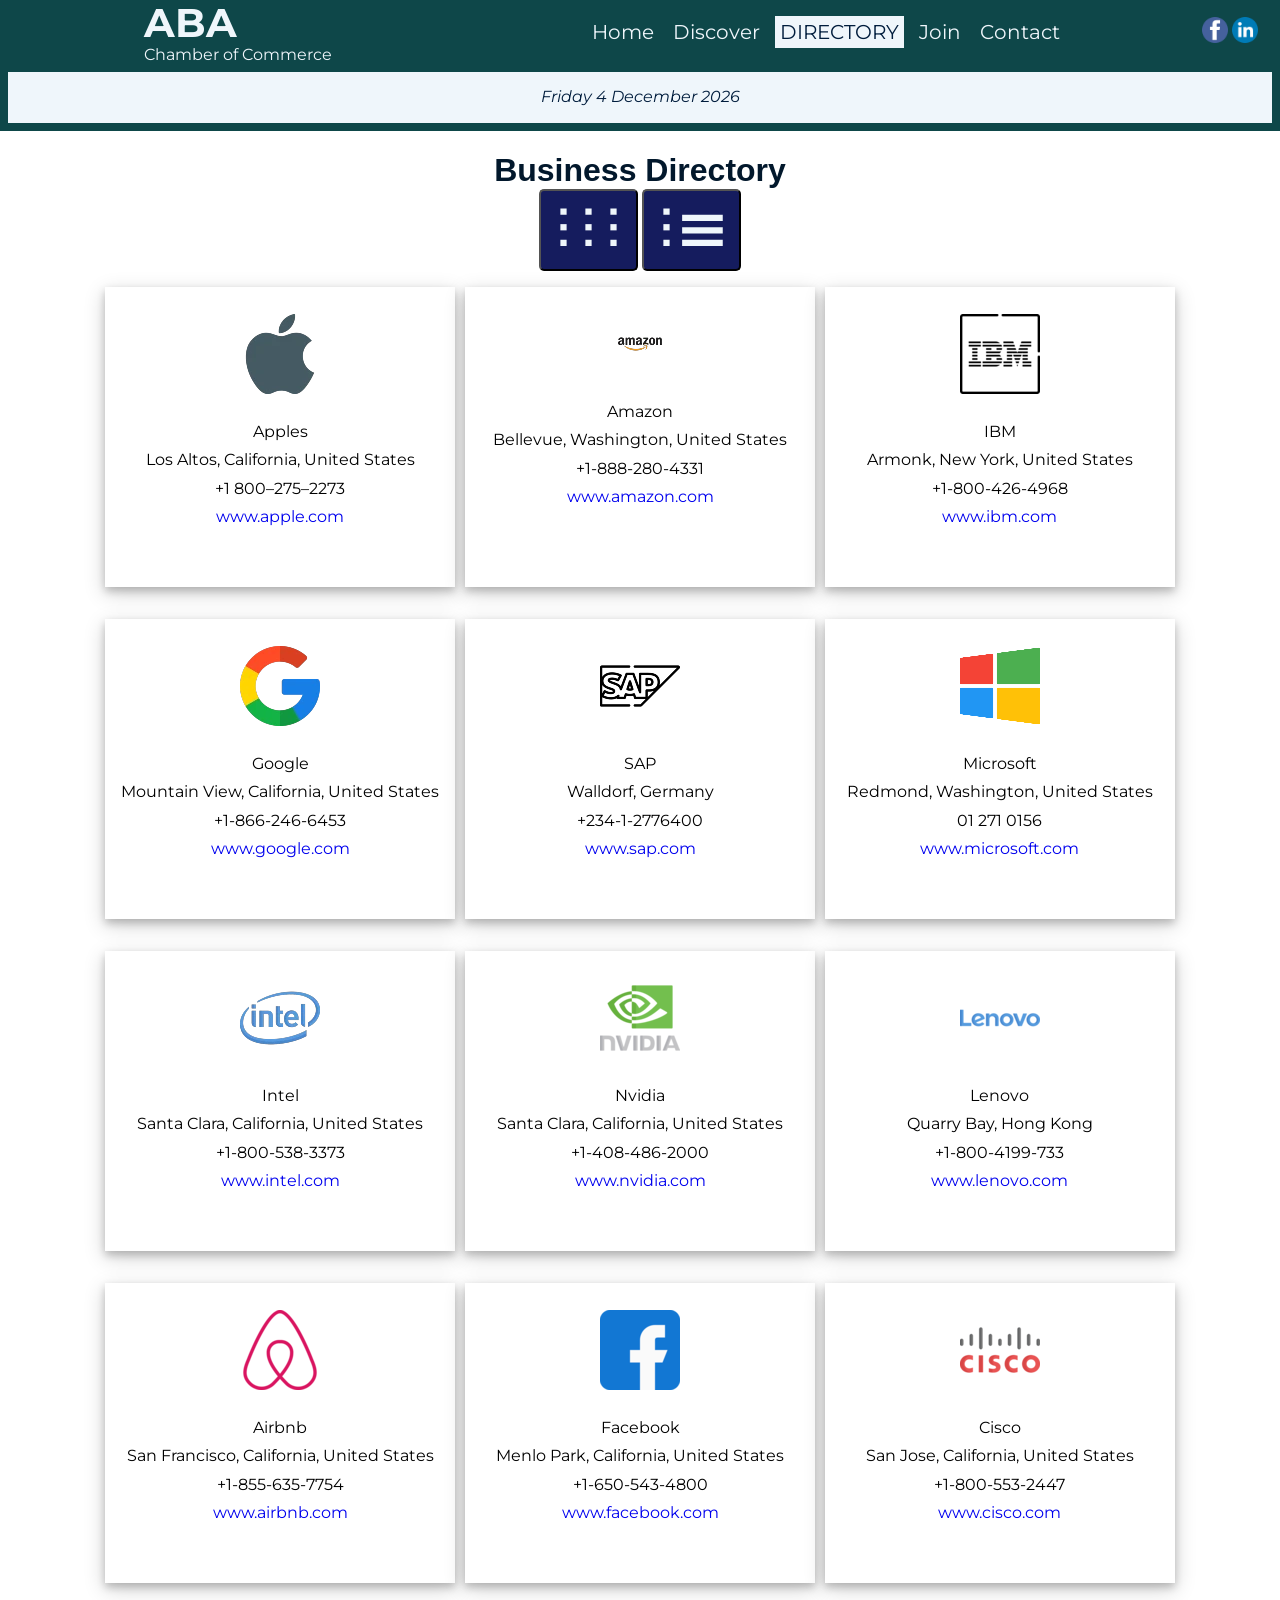
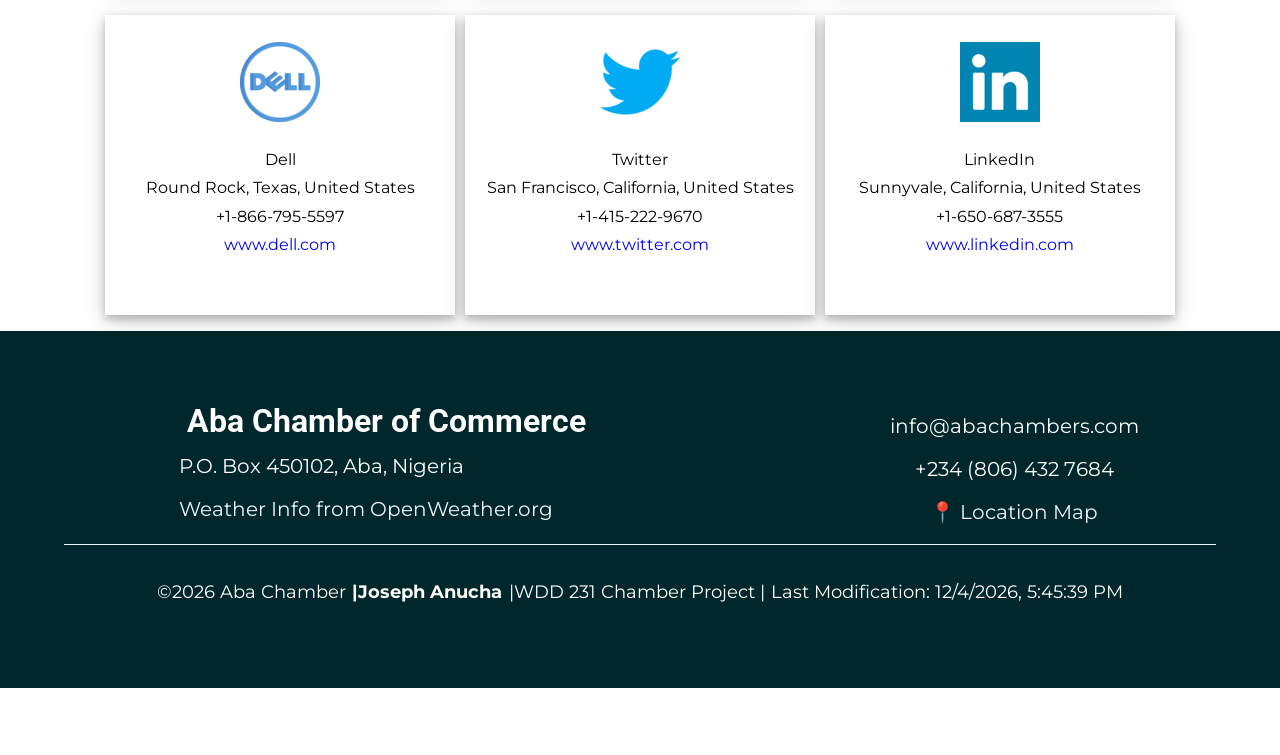
<file: chamber/directory.html>
<!DOCTYPE html>
<html lang="en">
    <head>
        <!-- Meta Files -->
        <meta charset="utf-8">
        <meta name="viewport" content="width=device-width, initial-scale=1.0">
        <meta name="description" content="WDD 231 Aba Chamber of Commerce | Directory Page showing members and companies information.">
        <meta name="author" content="Joseph Anucha">

        <meta property="og:title" content="Aba Chamber of Commerce">
        <meta property="og:description" content="A resourceful hub for businesses in the city of Aba.">
        <meta property="og:url" content="https://anuchaj.github.io/wdd231/chamber/directory.html">
        <meta property="og:locale" content="en_US">
        <meta property="og:image" content="https://anuchaj.github.io/wdd231/chamber/images/logo-01.webp">
        <meta property="og:type" content="website">
        <meta property="og:site_name" content="Aba Chamber of Commerce">

        <!-- Site Icon -->
        <link rel="icon" href="images/favicon.ico" type="image/x-icon">

        <!-- CSS Files -->
        <!-- <link rel="stylesheet" href="https://cdnjs.cloudflare.com/ajax/libs/normalize/8.0.1/normalize.min.css"> -->
        <link rel="stylesheet" href="styles/normalize.css">
        <link rel="stylesheet" href="styles/small.css">
        <link rel="stylesheet" href="styles/medium.css">
        <link rel="stylesheet" href="styles/large.css">
        <link rel="stylesheet" href="styles/directory.css">

        <!-- Fonts -->
        <link rel="preconnect" href="https://fonts.googleapis.com">
        <link rel="preconnect" href="https://fonts.gstatic.com" crossorigin>
        <link href="https://fonts.googleapis.com/css2?family=Merriweather:wght@400;700&family=Montserrat:wght@400;700&family=Roboto:wght@400;700&display=swap" rel="stylesheet">
        
        <!-- Title -->
        <title>Aba Chamber of Commerce | Directory</title>

        <script src="scripts/business.js" defer></script>
        <script src="scripts/main.js" defer></script>
    </head>

<body>
  <!-- Header contents -->
  <header>
    <div class="banner">
        <p id="banner_msg"></p>
    </div>

    <div class="menu_bar">
        <div class="menu_btn">
            <button id="hamburgerBtn"><span>&#9776;</span><span>X</span></button>
        </div>
        
        <a href="index.html" id="hd-logo">
            <picture>
                <source srcset="images/logo-1.png" media="(min-width: 400px)">
                <img src="images/logo-01.webp" alt="Aba Chamber of Commerce Logo">
            </picture>
        </a>
        
        <div class="compName">
            <p id="compName_line1"><b>ABA</b></p>
            <p id="compName_line2"> Chamber of Commerce </p>
        </div>

        <nav class="bar_wide">
            <ul id="primaryLinks">
                <li><a href="index.html">Home</a></li>
                <li><a href="discover.html">Discover</a></li>
                <li class="active"><a href="directory.html">Directory</a></li>
                <li><a href="join.html">Join</a></li>
                <li><a href="contact.html">Contact</a></li>
            </ul>
        </nav>

        <div class="social_icons">
            <a href="https://www.facebook.com/"><img src="images/fb-icon.png" alt="Facebook Icon"></a>
            <a href="https://www.linkedin.com/"><img src="images/in-icon.png" alt="Linked Icon"></a>
        </div>
    </div>

    <nav class="nav_bar">
        <ul id="primaryNav">
            <li><a href="index.html">Home</a></li>
            <li><a href="discover.html">Discover</a></li>
            <li class="active"><a href="directory.html">Directory</a></li>
            <li><a href="join.html">Join</a></li>
            <li><a href="contact.html">Contact</a></li>  
        </ul>
    </nav>
    <aside></aside>

    <div class="date"></div>
  </header>

  <main class="directory">
    <h1>Business Directory</h1>
    <div id="directoryBttn">
      <button id="grid">᎒᎒᎒</button>
      <button id="list">᎒☰</button>
    </div>
    <div id="cards"></div>
  </main>

  <!-- Footer starts here -->
  <footer>
    <a href="index.html">
        <picture>
            <source srcset="images/logo-1.png" media="(min-width: 400px)">
            <img src="images/logo-01.webp" alt="Aba Chamber of Commerce Logo" class="logo">
        </picture> 
    </a>
    <section>
        <h2 class="footerTitle">Aba Chamber of Commerce</h2>
        <p>P.O. Box 450102, Aba, Nigeria</p>
        <p><a class="openWeather" href="https://openweathermap.org/">Weather Info from OpenWeather.org</a>
        </p> 
    </section>
    <section>
        <p>info@abachambers.com</p>
        <p>+234 (806) 432 7684</p>
        <p><a class="map" href="https://tinyurl.com/abainthemap">📍 Location Map</a></p>
    </section>
    <section class="very-bottom">
        <p>&#169;2026 Aba Chamber </p>
        <p>Joseph Anucha </p>
        <p>WDD 231 Chamber Project </p>
        <p id="timemod"></p>
    </section>
  </footer>
</body>
  
</html>
</file>
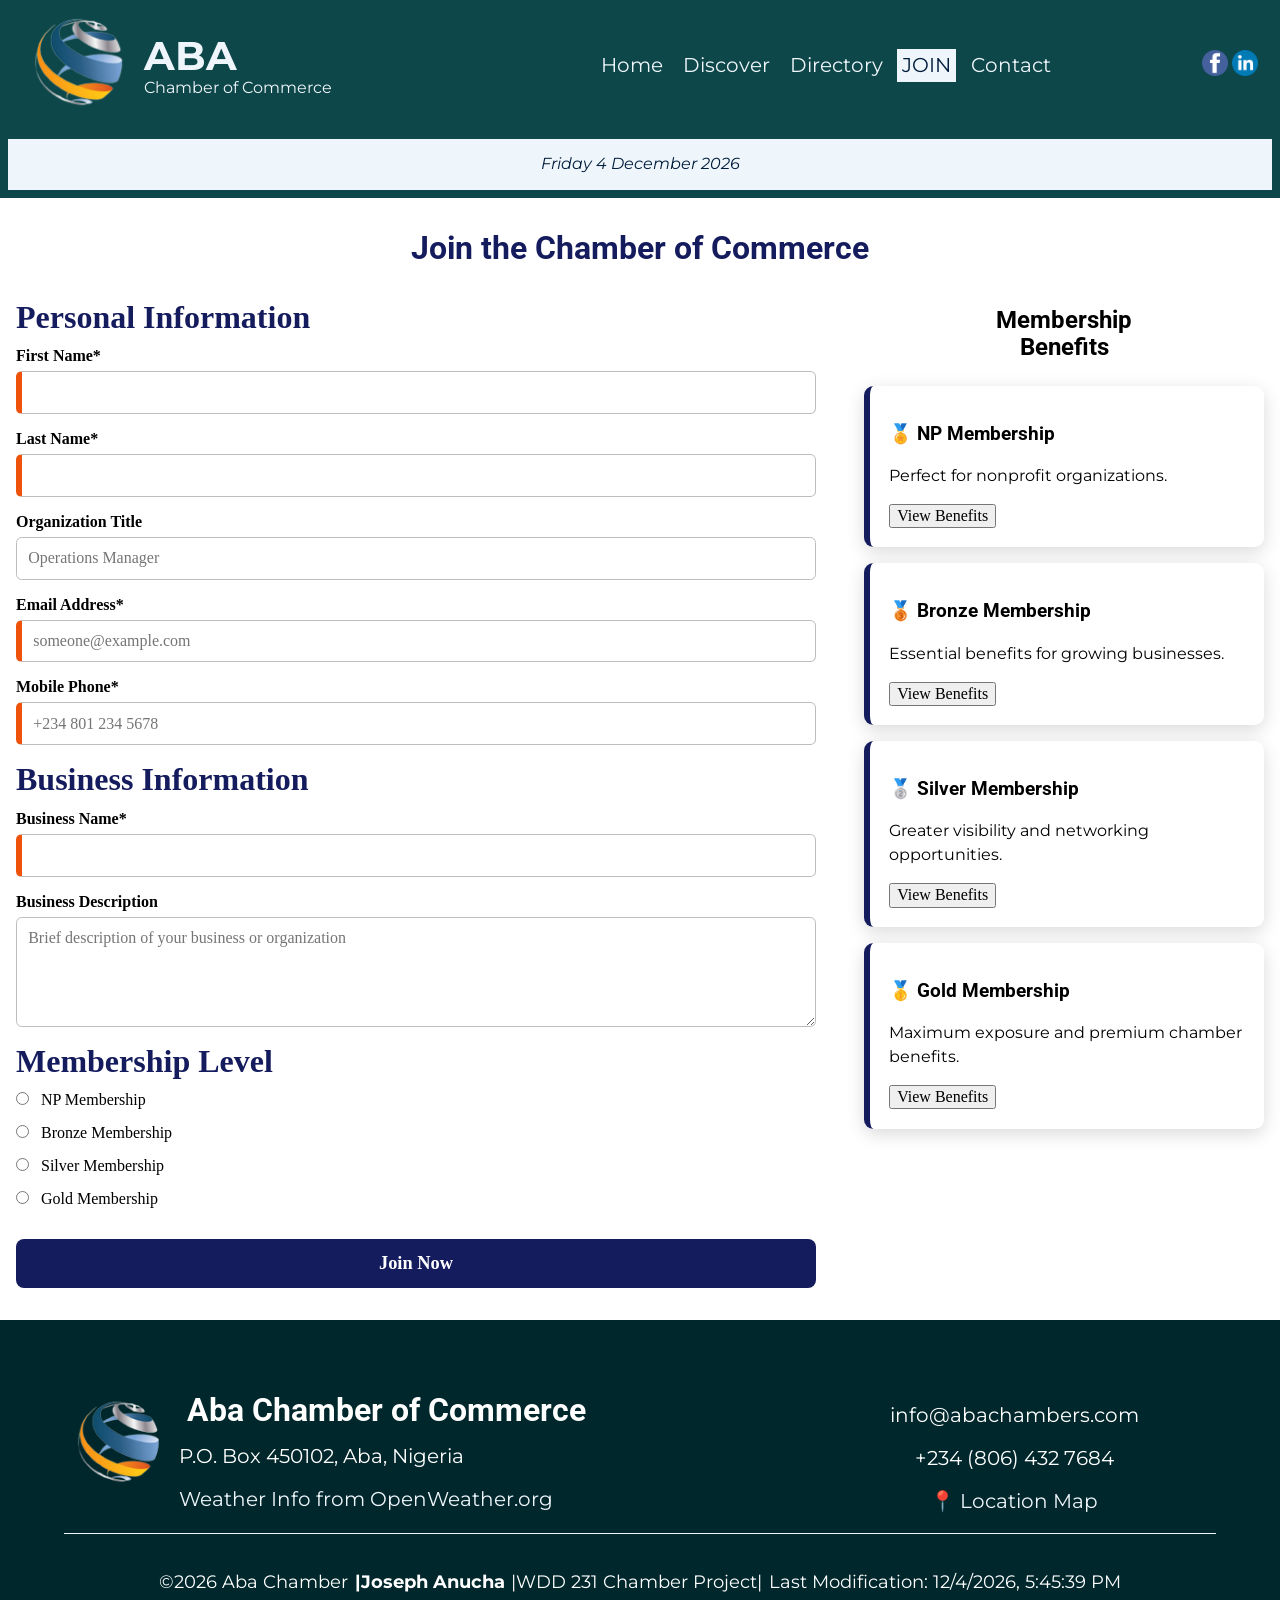
<file: chamber/join.html>
<!DOCTYPE html>
<html lang="en">
  <head>
    <!-- Meta Files -->
    <meta charset="utf-8">
    <meta name="viewport" content="width=device-width, initial-scale=1.0">
    <meta name="description" content="WDD 231 | Aba Chamber of Commerce website | Join page of the Aba Chamber of Commerce Site">
    <meta name="author" content="Joseph Anucha">

    <meta property="og:title" content="Aba Chamber of Commerce">
    <meta property="og:description" content="A resourceful hub for businesses in the city of Aba.">
    <meta property="og:url" content="https://anuchaj.github.io/wdd231/chamber/join.html">
    <meta property="og:locale" content="en_US">
    <meta property="og:image" content="https://anuchaj.github.io/wdd231/chamber/images/logo-01.webp">
    <meta property="og:type" content="website">
    <meta property="og:site_name" content="Aba Chamber of Commerce | Join">

    <link rel="icon" href="images/favicon.ico" type="image/x-icon">

    <link rel="stylesheet" href="styles/normalize.css">
    <link rel="stylesheet" href="styles/small.css">
    <link rel="stylesheet" href="styles/medium.css">
    <link rel="stylesheet" href="styles/large.css">
    <link rel="stylesheet" href="styles/join.css">

    <link rel="preconnect" href="https://fonts.googleapis.com">
    <link rel="preconnect" href="https://fonts.gstatic.com" crossorigin>
    <link href="https://fonts.googleapis.com/css2?family=Merriweather:wght@400;700&family=Montserrat:wght@400;700&family=Roboto:wght@400;700&display=swap" rel="stylesheet">

    <title>Aba Chamber of Commerce | Join</title>

    <script src="scripts/main.js" defer></script>
    <script src="scripts/join.js" defer></script>
  </head>
  <body>
    <!-- Header contents -->
    <header>
      <div class="banner">
        <p id="banner_msg"></p>
      </div>

      <div class="menu_bar">
        <div class="menu_btn">
          <button id="hamburgerBtn"><span>☰</span><span>X</span></button>
        </div>

        <a href="index.html" id="hd-logo">
          <picture>
            <source srcset="images/logo-1.png" media="(min-width: 400px)">
            <img src="images/logo-01.webp" alt="Aba Chamber of Commerce Logo">
          </picture>
        </a>

        <div class="compName">
          <p id="compName_line1"><b>ABA</b></p>
          <p id="compName_line2">Chamber of Commerce</p>
        </div>

        <nav class="bar_wide">
          <ul id="primaryLinks">
            <li><a href="index.html">Home</a></li>
            <li><a href="discover.html">Discover</a></li>
            <li><a href="directory.html">Directory</a></li>
            <li class="active"><a href="join.html">Join</a></li>
            <li><a href="contact.html">Contact</a></li>
          </ul>
        </nav>

        <div class="social_icons">
          <a href="https://www.facebook.com/"><img src="images/fb-icon.png" alt="Facebook Icon"></a>
          <a href="https://www.linkedin.com/"><img src="images/in-icon.png" alt="LinkedIn Icon"></a>
        </div>
      </div>

      <nav class="nav_bar">
        <ul id="primaryNav">
          <li><a href="index.html">Home</a></li>
          <li><a href="discover.html">Discover</a></li>
          <li><a href="directory.html">Directory</a></li>
          <li class="active"><a href="join.html">Join</a></li>
          <li><a href="contact.html">Contact</a></li>
        </ul>
      </nav>

      <div class="date"></div>
    </header>

    <main class="join">
      <h1>Join the Chamber of Commerce</h1>

      <form method="get" action="thankyou.html">
        <div class="form">
          <div class="form-section">
            <fieldset class="pi">
              <legend>Personal Information</legend>

              <label class="info">First Name*
                <input type="text" id="fname" name="fname" title="Enter your first name" autocomplete="given-name" required>
              </label>

              <label class="info">Last Name*
                <input type="text" id="lname" name="lname" title="Enter your last name" autocomplete="family-name" required>
              </label>

              <label class="info">Organization Title
                <input type="text" id="orgtitle" name="orgtitle" title="Enter your organizational title" autocomplete="organization-title" pattern="[A-Za-z -]{7,}" placeholder="Operations Manager">
              </label>

              <label class="info">Email Address*
                <input type="email" id="email" name="email" title="Enter a valid email address" autocomplete="email" placeholder="someone@example.com" required>
              </label>

              <label class="info">Mobile Phone*
                <input type="tel" id="phone" name="phone" title="Enter your mobile phone number" autocomplete="tel" placeholder="+234 801 234 5678" required>
              </label>
            </fieldset>

            <fieldset class="bi">
              <legend>Business Information</legend>

              <label class="info">Business Name*
                <input type="text" id="bname" name="bname" title="Enter your business or organization name" autocomplete="organization" required>
              </label>

              <label class="info">Business Description
                <textarea id="description" name="description" title="Describe your business" placeholder="Brief description of your business or organization"></textarea>
              </label>

              <input type="hidden" name="timestamp" id="timestamp">
            </fieldset>

            <fieldset class="ml">
              <legend>Membership Level</legend>

              <label class="level"><input type="radio" name="level" value="np" required> NP Membership</label>
              <label class="level"><input type="radio" name="level" value="bronze"> Bronze Membership</label>
              <label class="level"><input type="radio" name="level" value="silver"> Silver Membership</label>
              <label class="level"><input type="radio" name="level" value="gold"> Gold Membership</label>
            </fieldset>

            <label class="submit">
              <input type="submit" value="Join Now" class="submitBtn">
            </label>
          </div>

          <aside class="membership-cards">
            <h2>Membership Benefits</h2>

            <div class="membership-card np-card">
              <h3>🏅 NP Membership</h3>
              <p>Perfect for nonprofit organizations.</p>
              <button type="button" data-modal="#np-modal">View Benefits</button>
            </div>

            <div class="membership-card bronze-card">
              <h3>🥉 Bronze Membership</h3>
              <p>Essential benefits for growing businesses.</p>
              <button type="button" data-modal="#bronze-modal">View Benefits</button>
            </div>

            <div class="membership-card silver-card">
              <h3>🥈 Silver Membership</h3>
              <p>Greater visibility and networking opportunities.</p>
              <button type="button" data-modal="#silver-modal">View Benefits</button>
            </div>

            <div class="membership-card gold-card">
              <h3>🥇 Gold Membership</h3>
              <p>Maximum exposure and premium chamber benefits.</p>
              <button type="button" data-modal="#gold-modal">View Benefits</button>
            </div>
          </aside>
        </div>
      </form>

      <dialog id="np-modal">
        <h3>🏅 NP Membership</h3>
        <div>
            <ul>
                <li>No membership fee</li>
                <li>Business listing in the chamber directory</li>
                <li>Chamber news and event notifications</li>
                <li>Access to networking events</li>
            </ul>
            <button type="button" class="close-modal">Close</button>
        </div>
      </dialog>

      <dialog id="bronze-modal">
        <h3>🥉 Bronze Membership</h3>
        <div>
            <ul>
                <li>Annual fee: $50</li>
                <li>Directory listing</li>
                <li>Business credibility enhancement</li>
                <li>Website spotlight opportunities</li>
                <li>Event announcements and updates</li>
            </ul>
            <button type="button" class="close-modal">Close</button>
        </div>
      </dialog>

      <dialog id="silver-modal">
        <h3>🥈 Silver Membership</h3>
        <div>
            <ul>
                <li>Annual fee: $100</li>
                <li>Everything in Bronze</li>
                <li>Discounted event registration</li>
                <li>Advertising opportunities</li>
                <li>Business training workshops</li>
            </ul>
            <button type="button" class="close-modal">Close</button>
        </div>
      </dialog>

      <dialog id="gold-modal">
        <h3>🥇 Gold Membership</h3>
        <div>
            <ul>
                <li>Annual fee: $200</li>
                <li>Everything in Silver</li>
                <li>Premium homepage spotlight</li>
                <li>Exclusive leadership events</li>
                <li>Priority advertising placement</li>
                <li>Advanced business development resources</li>
            </ul>
            <button type="button" class="close-modal">Close</button>
        </div>
      </dialog>
    </main>

    <!-- Footer starts here -->
    <footer>
      <a href="index.html">
        <picture>
          <source srcset="images/logo-1.png" media="(min-width: 400px)">
          <img src="images/logo-01.webp" alt="Aba Chamber of Commerce Logo" class="logo">
        </picture>
      </a>

      <section>
        <h2 class="footerTitle">Aba Chamber of Commerce</h2>
        <p>P.O. Box 450102, Aba, Nigeria</p>
        <p><a class="openWeather" href="https://openweathermap.org/">Weather Info from OpenWeather.org</a></p>
      </section>

      <section>
        <p>info@abachambers.com</p>
        <p>+234 (806) 432 7684</p>
        <p><a class="map" href="https://tinyurl.com/abainthemap">📍 Location Map</a></p>
      </section>

      <section class="very-bottom">
        <p>©2026 Aba Chamber</p>
        <p>Joseph Anucha</p>
        <p>WDD 231 Chamber Project</p>
        <p id="timemod"></p>
      </section>
    </footer>
  </body>
</html>
</file>
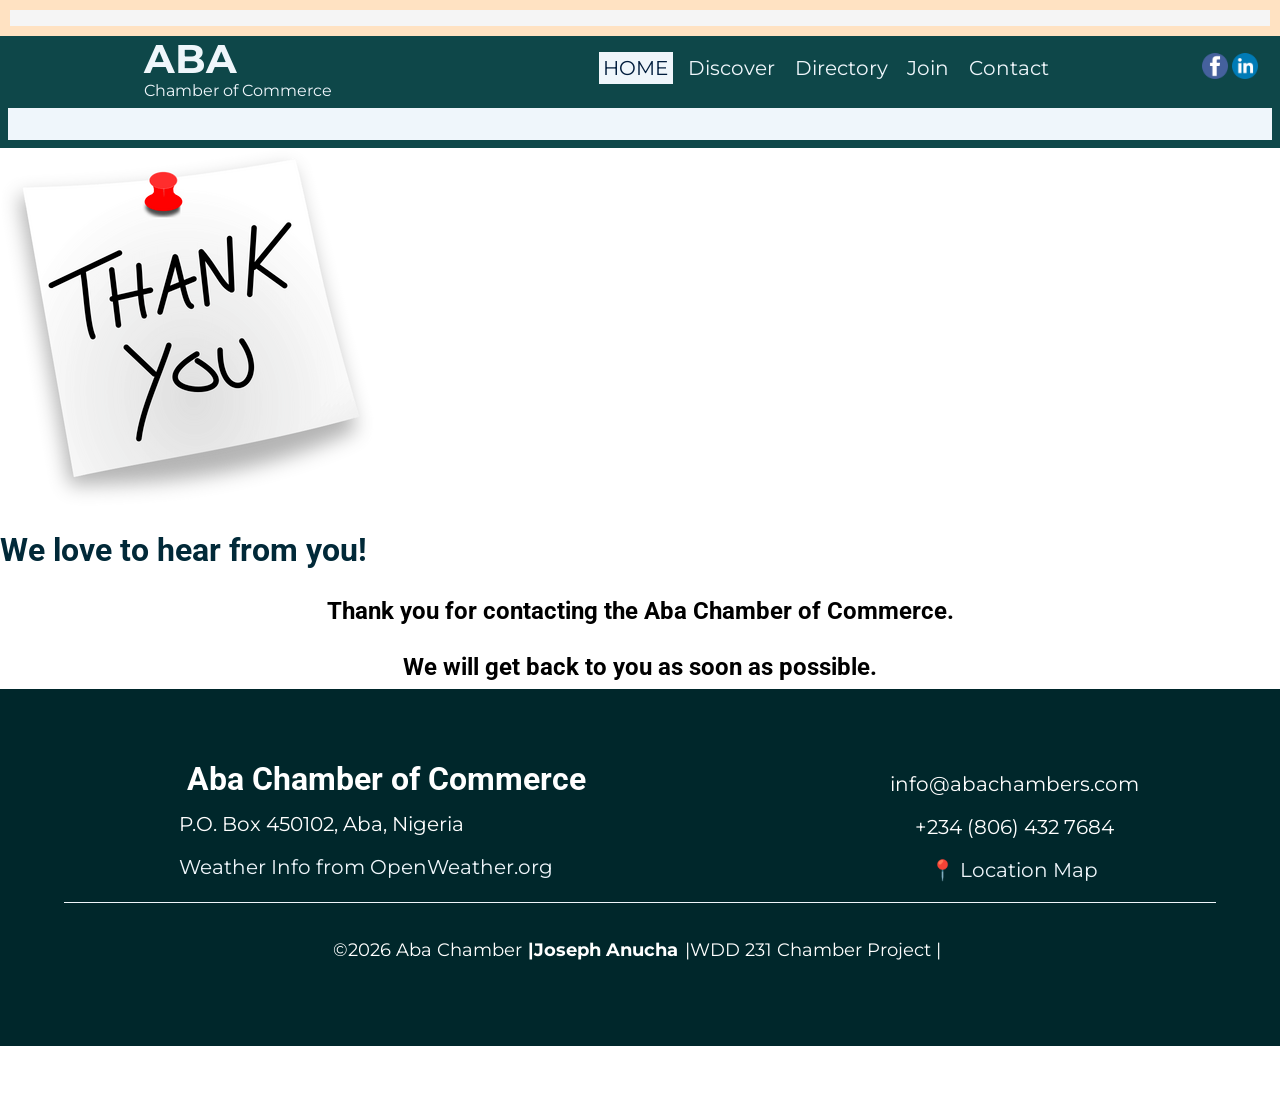
<file: chamber/thankyou_contact.html>
<!DOCTYPE html>
<html lang="en">
  <head>
    <meta charset="UTF-8">
    <meta name="viewport" content="width=device-width">
    <meta name="description" content="WDD 231 | Aba Chamber of Commerce | thsnk you page of the Aba Chamber of Commerce website">
    <meta name="author" content="Joseph Anucha">

    <meta property="og:title" content="Aba Chamber of Commerce">
    <meta property="og:description" content="A resourceful hub for businesses in the city of Aba.">
    <meta property="og:url" content="https://anuchaj.github.io/wdd231/chamber/thankyou_contact.html">
    <meta property="og:locale" content="en_US">
    <meta property="og:image" content="https://anuchaj.github.io/wdd231/chamber/images/logo-01.webp">
    <meta property="og:type" content="website">
    <meta property="og:site_name" content="Aba Chamber of Commerce">

    <!-- Site Icon -->
    <link rel="icon" href="images/favicon.ico" type="image/x-icon">
    
    <link rel="stylesheet" href="styles/normalize.css">
    <link rel="stylesheet" href="styles/small.css">
    <link rel="stylesheet" href="styles/medium.css">
    <link rel="stylesheet" href="styles/large.css">

    
    <link rel="preconnect" href="https://fonts.googleapis.com">
    <link rel="preconnect" href="https://fonts.gstatic.com" crossorigin>
    <link href="https://fonts.googleapis.com/css2?family=Merriweather:wght@400;700&family=Montserrat:wght@400;700&family=Roboto:wght@400;700&display=swap" rel="stylesheet">

    <title>Aba Chambers | Thank you </title>
  </head>

  <body>

    <!-- Header contents -->
    <header>
        <div class="banner">
            <p id="banner_msg"></p>
        </div>

        <div class="menu_bar">
            <div class="menu_btn">
                <button id="hamburgerBtn"><span>&#9776;</span><span>X</span></button>
            </div>
            
            <a href="index.html" id="hd-logo">
                <picture>
                    <source srcset="images/logo-1.png" media="(min-width: 400px)">
                    <img src="images/logo-01.webp" alt="Aba Chamber of Commerce Logo">
                </picture>
            </a>
            
            <div class="compName">
                <p id="compName_line1"><b>ABA</b></p>
                <p id="compName_line2"> Chamber of Commerce </p>
            </div>

            <nav class="bar_wide">
                <ul id="primaryLinks">
                    <li class="active"><a href="index.html">Home</a></li>
                    <li><a href="discover.html">Discover</a></li>
                    <li><a href="directory.html">Directory</a></li>
                    <li><a href="join.html">Join</a></li>
                    <li><a href="contact.html">Contact</a></li>
                </ul>
            </nav>
    
            <div class="social_icons">
                <a href="https://www.facebook.com/"><img src="images/fb-icon.png" alt="Facebook Icon"></a>
                <a href="https://www.linkedin.com/"><img src="images/in-icon.png" alt="Linked Icon"></a>
            </div>
        </div>

        <nav class="nav_bar">
            <ul id="primaryNav">
                <li class="active"><a href="index.html">Home</a></li>
                <li><a href="discover.html">Discover</a></li>
                <li><a href="directory.html">Directory</a></li>
                <li><a href="join.html">Join</a></li>
                <li><a href="contact.html">Contact</a></li>  
            </ul>
        </nav>

        <div class="date"></div>
    </header>

    <main class="thanks">
        <img src="images/thanks.png" alt="Thank you note">
        <h1>We love to hear from you!</h1>
        <h2>Thank you for contacting the Aba Chamber of Commerce.<br> <br> We will get back to you as soon as possible.</h2>
    
    </main>

    <!-- Footer starts here -->
    <footer>
        <a href="index.html">
            <picture>
                <source srcset="images/logo-1.png" media="(min-width: 400px)">
                <img src="images/logo-01.webp" alt="Aba Chamber of Commerce Logo" class="logo">
            </picture> 
        </a>
        <section>
            <h2 class="footerTitle">Aba Chamber of Commerce</h2>
            <p>P.O. Box 450102, Aba, Nigeria</p>
            <p><a class="openWeather" href="https://openweathermap.org/">Weather Info from OpenWeather.org</a>
            </p> 
        </section>
        <section>
            <p>info@abachambers.com</p>
            <p>+234 (806) 432 7684</p>
            <p><a class="map" href="https://tinyurl.com/abainthemap">📍 Location Map</a></p>
        </section>
        <section class="very-bottom">
            <p>&#169;2026 Aba Chamber </p>
            <p>Joseph Anucha </p>
            <p>WDD 231 Chamber Project </p>
            <p id="timemod"></p>
        </section>
    </footer>
  </body>
</html>
</file>
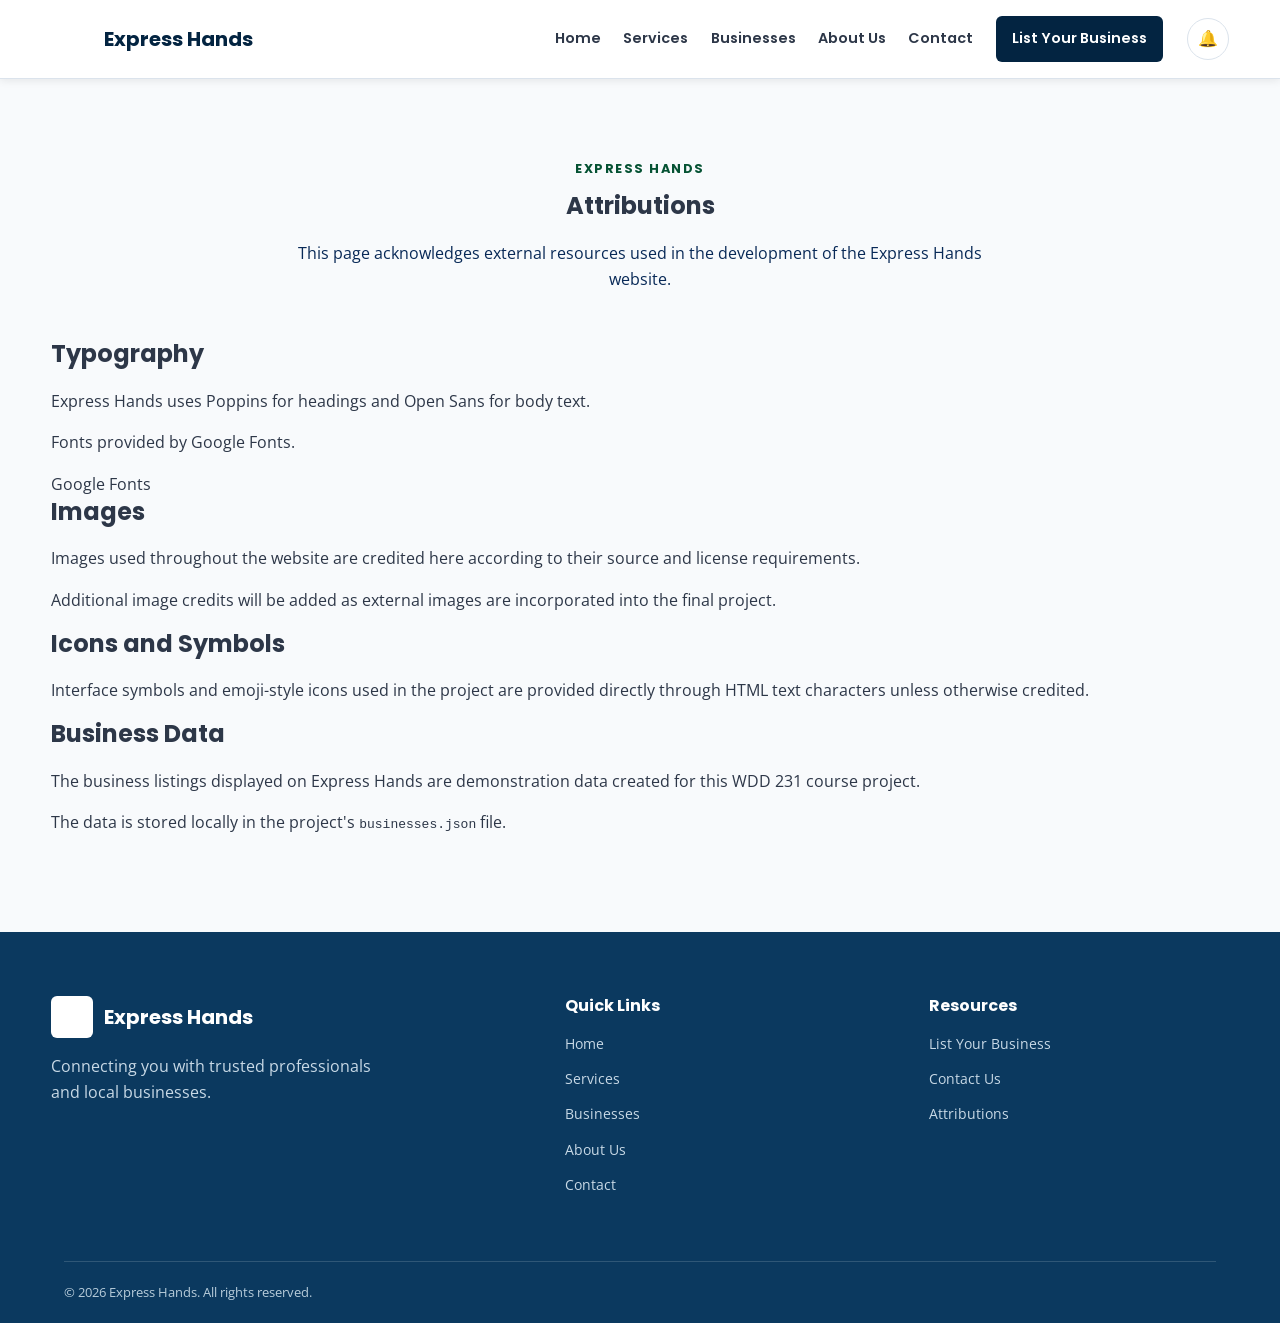
<file: final/attributions.html>
<!DOCTYPE html>
<html lang="en">
<head>
    <meta charset="UTF-8">
    <meta name="viewport" content="width=device-width, initial-scale=1.0">
    <meta name="description" content="Express Hands attribution and resource credits.">
    <meta name="author" content="Express Hands">
    <title>Express Hands | Attributions</title>
    <link rel="icon" href="images/favicon.ico">

    <!-- Google Fonts -->
    <link rel="preconnect" href="https://fonts.googleapis.com">
    <link rel="preconnect" href="https://fonts.gstatic.com" crossorigin>
    <link href="https://fonts.googleapis.com/css2?family=Open+Sans:wght@400;500;600;700&family=Poppins:wght@500;600;700&display=swap" rel="stylesheet">

    <!-- Responsive CSS -->
    <link rel="stylesheet" href="styles/small.css">
    <link rel="stylesheet" href="styles/medium.css" media="(min-width: 601px)">
    <link rel="stylesheet" href="styles/large.css" media="(min-width: 901px)">

    <script type="module" src="scripts/main.js"></script>
</head>

<body>
    <!-- HEADER -->
    <header class="site-header">
        <div class="header-container">
            <a class="logo" href="index.html" aria-label="Express Hands home">
                <span class="logo-icon" aria-hidden="true">EH</span>
                <span class="logo-text">Express Hands</span>
            </a>

            <button class="menu-button" type="button" aria-label="Open navigation menu" aria-expanded="false" aria-controls="primary-navigation">
                <span class="menu-icon" aria-hidden="true">☰</span>
            </button>

            <nav class="primary-navigation" id="primary-navigation" aria-label="Primary navigation">
                <ul>
                    <li><a class="nav-link" href="index.html">Home</a></li>
                    <li><a class="nav-link" href="index.html#services">Services</a></li>
                    <li><a class="nav-link" href="businesses.html">Businesses</a></li>
                    <li><a class="nav-link" href="index.html#about">About Us</a></li>
                    <li><a class="nav-link" href="index.html#contact">Contact</a></li>
                    <li><a class="nav-link list-business" href="list-business.html">List Your Business</a></li>
                </ul>
            </nav>

            <button class="notification-button" type="button" aria-label="Notifications" aria-expanded="false" aria-controls="notification-panel">
                <span aria-hidden="true">🔔</span>
            </button>
        </div>
    </header>

    <!-- MAIN -->
    <main>
        <section class="attributions-page section">
            <div class="section-container">
                <div class="section-heading">
                    <p class="section-label">EXPRESS HANDS</p>
                    <h1>Attributions</h1>
                    <p>This page acknowledges external resources used in the development of the Express Hands website.</p>
                </div>

                <div class="attributions-content">
                    <article class="attribution-card">
                        <h2>Typography</h2>
                        <p>Express Hands uses Poppins for headings and Open Sans for body text.</p>
                        <p>Fonts provided by Google Fonts.</p>
                        <a href="https://fonts.google.com/" target="_blank" rel="noopener noreferrer">Google Fonts</a>
                    </article>

                    <article class="attribution-card">
                        <h2>Images</h2>
                        <p>Images used throughout the website are credited here according to their source and license requirements.</p>
                        <p>Additional image credits will be added as external images are incorporated into the final project.</p>
                    </article>

                    <article class="attribution-card">
                        <h2>Icons and Symbols</h2>
                        <p>Interface symbols and emoji-style icons used in the project are provided directly through HTML text characters unless otherwise credited.</p>
                    </article>

                    <article class="attribution-card">
                        <h2>Business Data</h2>
                        <p>The business listings displayed on Express Hands are demonstration data created for this WDD 231 course project.</p>
                        <p>The data is stored locally in the project's <code>businesses.json</code> file.</p>
                    </article>
                </div>
            </div>
        </section>
    </main>

    <!-- FOOTER -->
    <footer class="site-footer">
        <div class="footer-container">
            <div class="footer-brand">
                <a class="logo footer-logo" href="index.html">
                    <span class="logo-icon" aria-hidden="true">EH</span>
                    <span class="logo-text">Express Hands</span>
                </a>
                <p>Connecting you with trusted professionals and local businesses.</p>
            </div>

            <div class="footer-links">
                <h2>Quick Links</h2>
                <ul>
                    <li><a href="index.html">Home</a></li>
                    <li><a href="index.html#services">Services</a></li>
                    <li><a href="businesses.html">Businesses</a></li>
                    <li><a href="index.html#about">About Us</a></li>
                    <li><a href="index.html#contact">Contact</a></li>
                </ul>
            </div>

            <div class="footer-links">
                <h2>Resources</h2>
                <ul>
                    <li><a href="list-business.html">List Your Business</a></li>
                    <li><a href="index.html#contact">Contact Us</a></li>
                    <li><a href="attributions.html">Attributions</a></li>
                </ul>
            </div>
        </div>

        <div class="footer-bottom">
            <p>&copy; <span id="current-year"></span> Express Hands. All rights reserved.</p>
        </div>
    </footer>
</body>
</html>
</file>
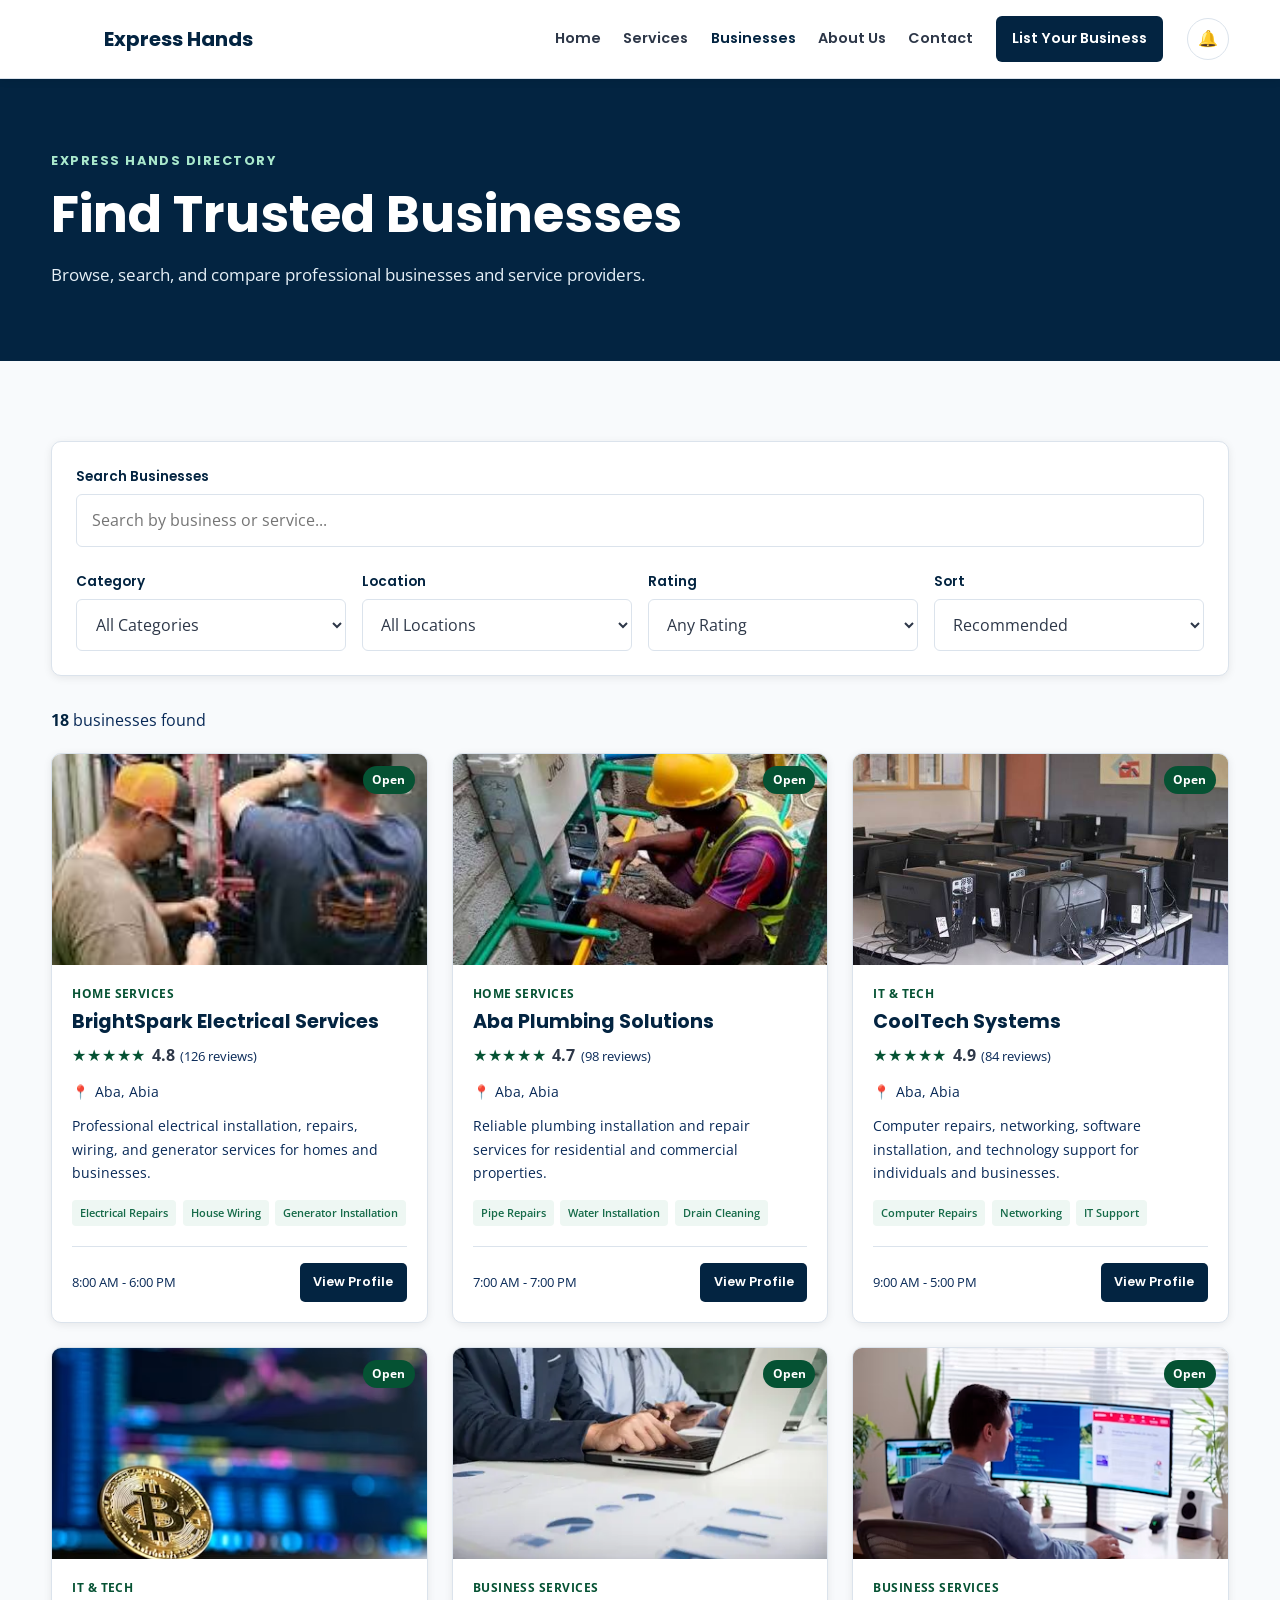
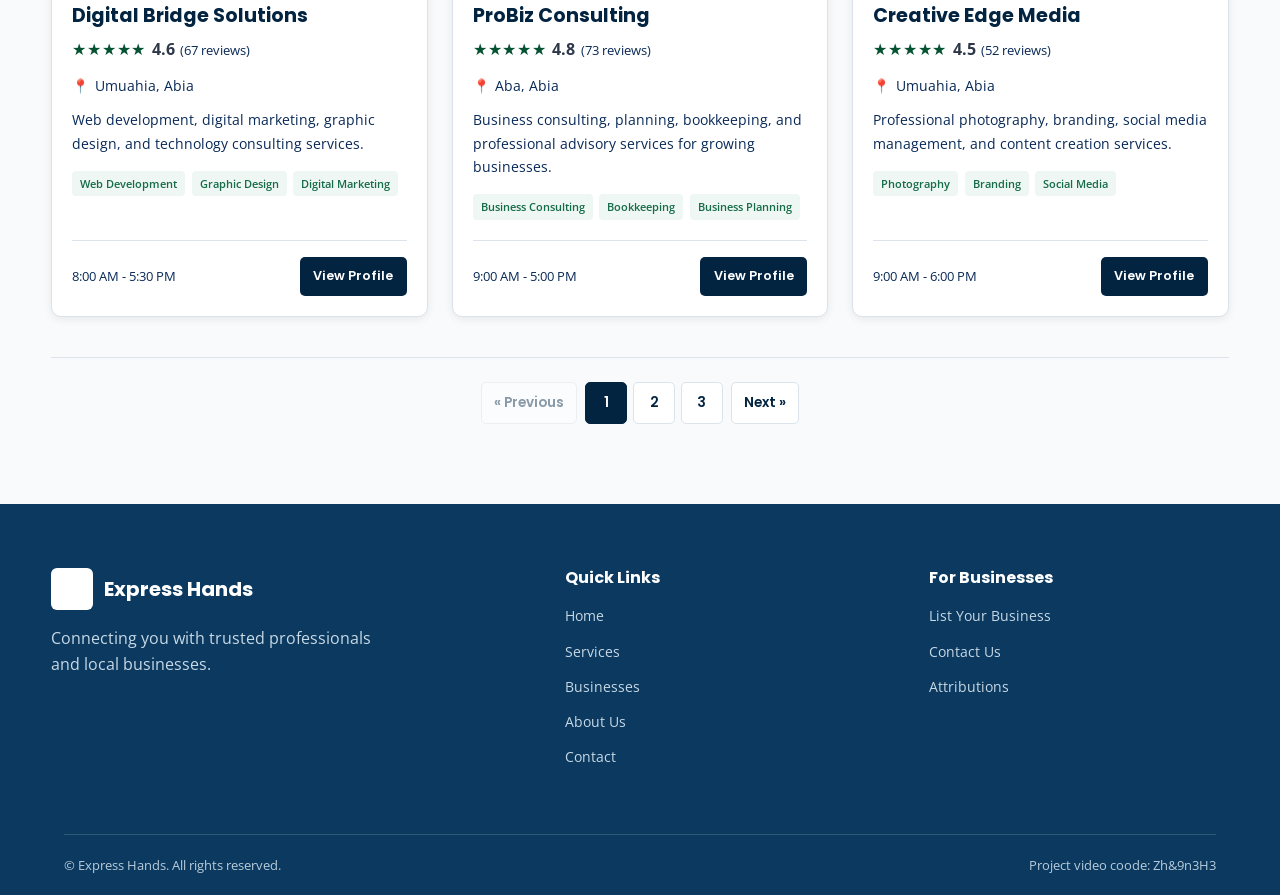
<file: final/businesses.html>
<!DOCTYPE html>
<html lang="en">
<head>
    <meta charset="UTF-8">
    <meta name="viewport" content="width=device-width, initial-scale=1.0">
    <meta name="description" content="Browse and compare trusted businesses and professional service providers on Express Hands.">
    <meta name="author" content="Express Hands">
    <meta property="og:title" content="Express Hands | Businesses">
    <meta property="og:description" content="Browse trusted local businesses and professional service providers.">
    <meta property="og:type" content="website">

    <title>Express Hands | Businesses</title>

    <!-- Favicon -->
    <link rel="icon" href="images/favicon.ico">

    <!-- Google Fonts -->
    <link rel="preconnect" href="https://fonts.googleapis.com">
    <link rel="preconnect" href="https://fonts.gstatic.com" crossorigin>
    <link href="https://fonts.googleapis.com/css2?family=Open+Sans:wght@400;500;600;700&family=Poppins:wght@500;600;700&display=swap" rel="stylesheet">

    <!-- CSS -->
    <link rel="stylesheet" href="styles/small.css">
    <link rel="stylesheet" href="styles/medium.css" media="(min-width: 601px)">
    <link rel="stylesheet" href="styles/large.css" media="(min-width: 901px)">
    <link rel="stylesheet" href="styles/businesses.css">

    <!-- JavaScript -->
    <script type="module" src="scripts/businesses.js"></script>
</head>

<body>
    <!-- Header -->
    <header class="site-header">
        <div class="header-container">
            <!-- Logo -->
            <a class="logo" href="index.html" aria-label="Express Hands home">
                <span class="logo-icon" aria-hidden="true">EH</span>
                <span class="logo-text">Express Hands</span>
            </a>

            <!-- Mobile Menu Button -->
            <button class="menu-button" type="button" aria-label="Open navigation menu" aria-expanded="false" aria-controls="primary-navigation">
                <span class="menu-icon" aria-hidden="true">☰</span>
            </button>

            <!-- Primary Navigation -->
            <nav class="primary-navigation" id="primary-navigation" aria-label="Primary navigation">
                <ul>
                    <li><a class="nav-link" href="index.html">Home</a></li>
                    <li><a class="nav-link" href="index.html#services">Services</a></li>
                    <li><a class="nav-link active" href="businesses.html" aria-current="page">Businesses</a></li>
                    <li><a class="nav-link" href="index.html#about">About Us</a></li>
                    <li><a class="nav-link" href="index.html#contact">Contact</a></li>
                    <li><a class="nav-link list-business" href="list-business.html">List Your Business</a></li>
                </ul>
            </nav>

            <!-- Notification -->
            <button class="notification-button" type="button" aria-label="Notifications">
                <span aria-hidden="true">🔔</span>
            </button>
        </div>
    </header>

    <main>
        <!-- Page Hero -->
        <section class="directory-hero">
            <div class="section-container">
                <p class="section-label">EXPRESS HANDS DIRECTORY</p>
                <h1>Find Trusted Businesses</h1>
                <p>Browse, search, and compare professional businesses and service providers.</p>
            </div>
        </section>

        <!-- Directory -->
        <section class="directory section">
            <div class="section-container">
                <!-- Search and Filters -->
                <div class="directory-controls">
                    <div class="directory-search">
                        <label for="business-search">Search Businesses</label>
                        <input type="search" id="business-search" placeholder="Search by business or service..." autocomplete="off">
                    </div>

                    <div class="filter-group">
                        <div class="filter-field">
                            <label for="category-filter">Category</label>
                            <select id="category-filter">
                                <option value="all">All Categories</option>
                            </select>
                        </div>

                        <div class="filter-field">
                            <label for="location-filter">Location</label>
                            <select id="location-filter">
                                <option value="all">All Locations</option>
                            </select>
                        </div>

                        <div class="filter-field">
                            <label for="rating-filter">Rating</label>
                            <select id="rating-filter">
                                <option value="0">Any Rating</option>
                                <option value="4.5">4.5+ Stars</option>
                                <option value="4">4.0+ Stars</option>
                                <option value="3.5">3.5+ Stars</option>
                            </select>
                        </div>

                        <div class="filter-field">
                            <label for="sort-filter">Sort</label>
                            <select id="sort-filter">
                                <option value="default">Recommended</option>
                                <option value="rating">Highest Rated</option>
                                <option value="reviews">Most Reviews</option>
                                <option value="name">Name A-Z</option>
                            </select>
                        </div>
                    </div>
                </div>

                <!-- Results Summary -->
                <div class="results-summary" aria-live="polite">
                    <p><strong id="results-count">0</strong> businesses found</p>
                </div>

                <!-- Loading State -->
                <div class="directory-status" id="loading-message">
                    <p>Loading businesses...</p>
                </div>

                <!-- Error State -->
                <div class="directory-status error-message" id="error-message" hidden>
                    <h2>Unable to load businesses</h2>
                    <p>We could not load the business directory. Please refresh the page and try again.</p>
                </div>

                <!-- No Results State -->
                <div class="directory-status" id="no-results" hidden>
                    <h2>No businesses found</h2>
                    <p>Try changing your search or filter options.</p>
                    <button class="reset-button" id="reset-filters" type="button">Reset Filters</button>
                </div>

                 <!-- Business Cards -->
                <div class="business-grid" id="business-grid">
                    <!-- JavaScript inserts businesses here -->
                </div>

                <!-- Pagination -->
                <nav
                    class="pagination"
                    id="pagination"
                    aria-label="Business directory pages"
                    hidden
                >
                    <button
                        class="pagination-button"
                        id="previous-page"
                        type="button"
                        aria-label="Go to previous page"
                    >
                        &laquo; Previous
                    </button>

                    <div
                        class="pagination-numbers"
                        id="pagination-numbers"
                        aria-label="Page numbers"
                    ></div>

                    <button
                        class="pagination-button"
                        id="next-page"
                        type="button"
                        aria-label="Go to next page"
                    >
                        Next &raquo;
                    </button>
                </nav>
            </div>
        </section>
    </main>

    <!-- Footer -->
    <footer class="site-footer">
        <div class="footer-container">
            <div class="footer-brand">
                <a class="logo footer-logo" href="index.html">
                    <span class="logo-icon" aria-hidden="true">EH</span>
                    <span class="logo-text">Express Hands</span>
                </a>

                <p>Connecting you with trusted professionals and local businesses.</p>
            </div>

            <div class="footer-links">
                <h2>Quick Links</h2>
                <ul>
                    <li><a href="index.html">Home</a></li>
                    <li><a href="index.html#services">Services</a></li>
                    <li><a href="businesses.html">Businesses</a></li>
                    <li><a href="index.html#about">About Us</a></li>
                    <li><a href="index.html#contact">Contact</a></li>
                </ul>
            </div>

            <div class="footer-links">
                <h2>For Businesses</h2>
                <ul>
                    <li><a href="index.html#list-business">List Your Business</a></li>
                    <li><a href="index.html#contact">Contact Us</a></li>
                    <li><a href="attributions.html">Attributions</a></li>
                </ul>
            </div>
        </div>

        <div class="footer-bottom">
            <p>&copy; <span id="current-year"></span> Express Hands. All rights reserved.</p>
            <p> <a href="https://byupathway.zoom.us/rec/play/4Zd-djZlRhCzmpY9Pxv0po2f2GkWvhgXZEmwcXDzDuunJmZxrmO0Kxe5dweIGSF6Ujg4IlX9gjcDAFE8.iydP-iUwmBW3GhaV?accessLevel=meeting&canPlayFromShare=true&from=my_recording&startTime=1786661976000&oldStyle=true&componentName=rec-play&originRequestUrl=https%3A%2F%2Fbyupathway.zoom.us%2Frec%2Fshare%2FN6LKSib5xmoPDh_lIMM9glWLqTkGo18w5aJmeuK6bwt-wDKeu7XmbYs6mzHJ1JSM.1YLh7qmsPiZOP8wJ%3FstartTime%3D1786661976000">Project video coode: </a>Zh&9n3H3</p>
        </div>
    </footer>
</body>
</html>
</file>
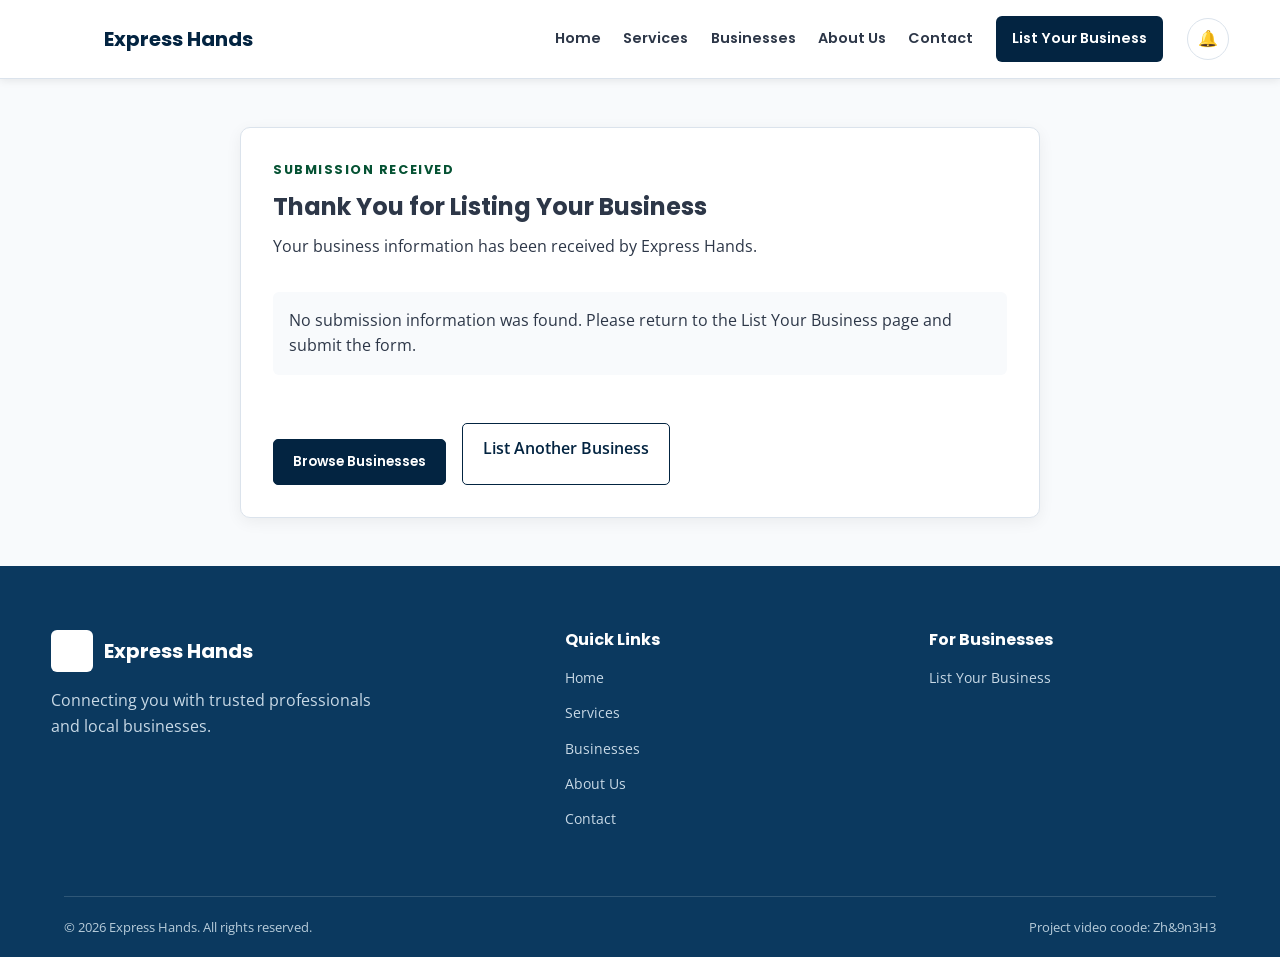
<file: final/form-action.html>
<!DOCTYPE html>
<html lang="en">
<head>
    <meta charset="UTF-8">
    <meta name="viewport" content="width=device-width, initial-scale=1.0">
    <meta name="description" content="Express Hands business listing submission confirmation.">
    <meta name="author" content="Express Hands">
    <meta property="og:title" content="Express Hands | Submission Received">
    <meta property="og:description" content="Your Express Hands business listing information has been received.">
    <meta property="og:type" content="website">
    <title>Express Hands | Submission Received</title>
    <link rel="icon" href="images/favicon.ico">

    <!-- Google Fonts -->
    <link rel="preconnect" href="https://fonts.googleapis.com">
    <link rel="preconnect" href="https://fonts.gstatic.com" crossorigin>
    <link href="https://fonts.googleapis.com/css2?family=Open+Sans:wght@400;500;600;700&family=Poppins:wght@500;600;700&display=swap" rel="stylesheet">

    <!-- Responsive CSS -->
    <link rel="stylesheet" href="styles/small.css">
    <link rel="stylesheet" href="styles/medium.css" media="(min-width: 601px)">
    <link rel="stylesheet" href="styles/large.css" media="(min-width: 901px)">

    <script type="module" src="scripts/main.js"></script>
    <script type="module" src="scripts/form-action.js"></script>
</head>

<body>
    <!-- ==================================================
         HEADER
    =================================================== -->

    <header class="site-header">
        <div class="header-container">
            <a class="logo" href="index.html" aria-label="Express Hands home">
                <span class="logo-icon" aria-hidden="true">EH</span>
                <span class="logo-text">Express Hands</span>
            </a>

            <button class="menu-button" type="button" aria-label="Open navigation menu" aria-expanded="false" aria-controls="primary-navigation">
                <span class="menu-icon" aria-hidden="true">☰</span>
            </button>

            <nav class="primary-navigation" id="primary-navigation" aria-label="Primary navigation">
                <ul>
                    <li><a class="nav-link" href="index.html">Home</a></li>
                    <li><a class="nav-link" href="index.html#services">Services</a></li>
                    <li><a class="nav-link" href="businesses.html">Businesses</a></li>
                    <li><a class="nav-link" href="index.html#about">About Us</a></li>
                    <li><a class="nav-link" href="index.html#contact">Contact</a></li>
                    <li><a class="nav-link list-business" href="list-business.html">List Your Business</a></li>
                </ul>
            </nav>

            <button class="notification-button" type="button" aria-label="Notifications">
                <span aria-hidden="true">🔔</span>
            </button>
        </div>
    </header>

    <!-- ==================================================
         MAIN
    =================================================== -->

    <main>
        <section class="form-action-page">
            <div class="section-container">
                <div class="form-action-card">
                    <p class="section-label">SUBMISSION RECEIVED</p>
                    <h1>Thank You for Listing Your Business</h1>
                    <p>Your business information has been received by Express Hands.</p>

                    <div class="submission-details" id="submission-details">
                        <!-- JavaScript displays submitted data here -->
                    </div>

                    <div class="form-action-buttons">
                        <a class="primary-button" href="businesses.html">Browse Businesses</a>
                        <a class="secondary-button" href="list-business.html">List Another Business</a>
                    </div>
                </div>
            </div>
        </section>
    </main>

    <!-- ==================================================
         FOOTER
    =================================================== -->

    <footer class="site-footer">
        <div class="footer-container">
            <div class="footer-brand">
                <a class="logo footer-logo" href="index.html">
                    <span class="logo-icon" aria-hidden="true">EH</span>
                    <span class="logo-text">Express Hands</span>
                </a>
                <p>Connecting you with trusted professionals and local businesses.</p>
            </div>

            <div class="footer-links">
                <h2>Quick Links</h2>
                <ul>
                    <li><a href="index.html">Home</a></li>
                    <li><a href="index.html#services">Services</a></li>
                    <li><a href="businesses.html">Businesses</a></li>
                    <li><a href="index.html#about">About Us</a></li>
                    <li><a href="index.html#contact">Contact</a></li>
                </ul>
            </div>

            <div class="footer-links">
                <h2>For Businesses</h2>
                <ul>
                    <li><a href="list-business.html">List Your Business</a></li>
                </ul>
            </div>
        </div>

        <div class="footer-bottom">
            <p>&copy; <span id="current-year"></span> Express Hands. All rights reserved.</p>
            <p> <a href="https://byupathway.zoom.us/rec/play/4Zd-djZlRhCzmpY9Pxv0po2f2GkWvhgXZEmwcXDzDuunJmZxrmO0Kxe5dweIGSF6Ujg4IlX9gjcDAFE8.iydP-iUwmBW3GhaV?accessLevel=meeting&canPlayFromShare=true&from=my_recording&startTime=1786661976000&oldStyle=true&componentName=rec-play&originRequestUrl=https%3A%2F%2Fbyupathway.zoom.us%2Frec%2Fshare%2FN6LKSib5xmoPDh_lIMM9glWLqTkGo18w5aJmeuK6bwt-wDKeu7XmbYs6mzHJ1JSM.1YLh7qmsPiZOP8wJ%3FstartTime%3D1786661976000">Project video coode: </a>Zh&9n3H3</p>
        </div>
    </footer>
</body>
</html>
</file>
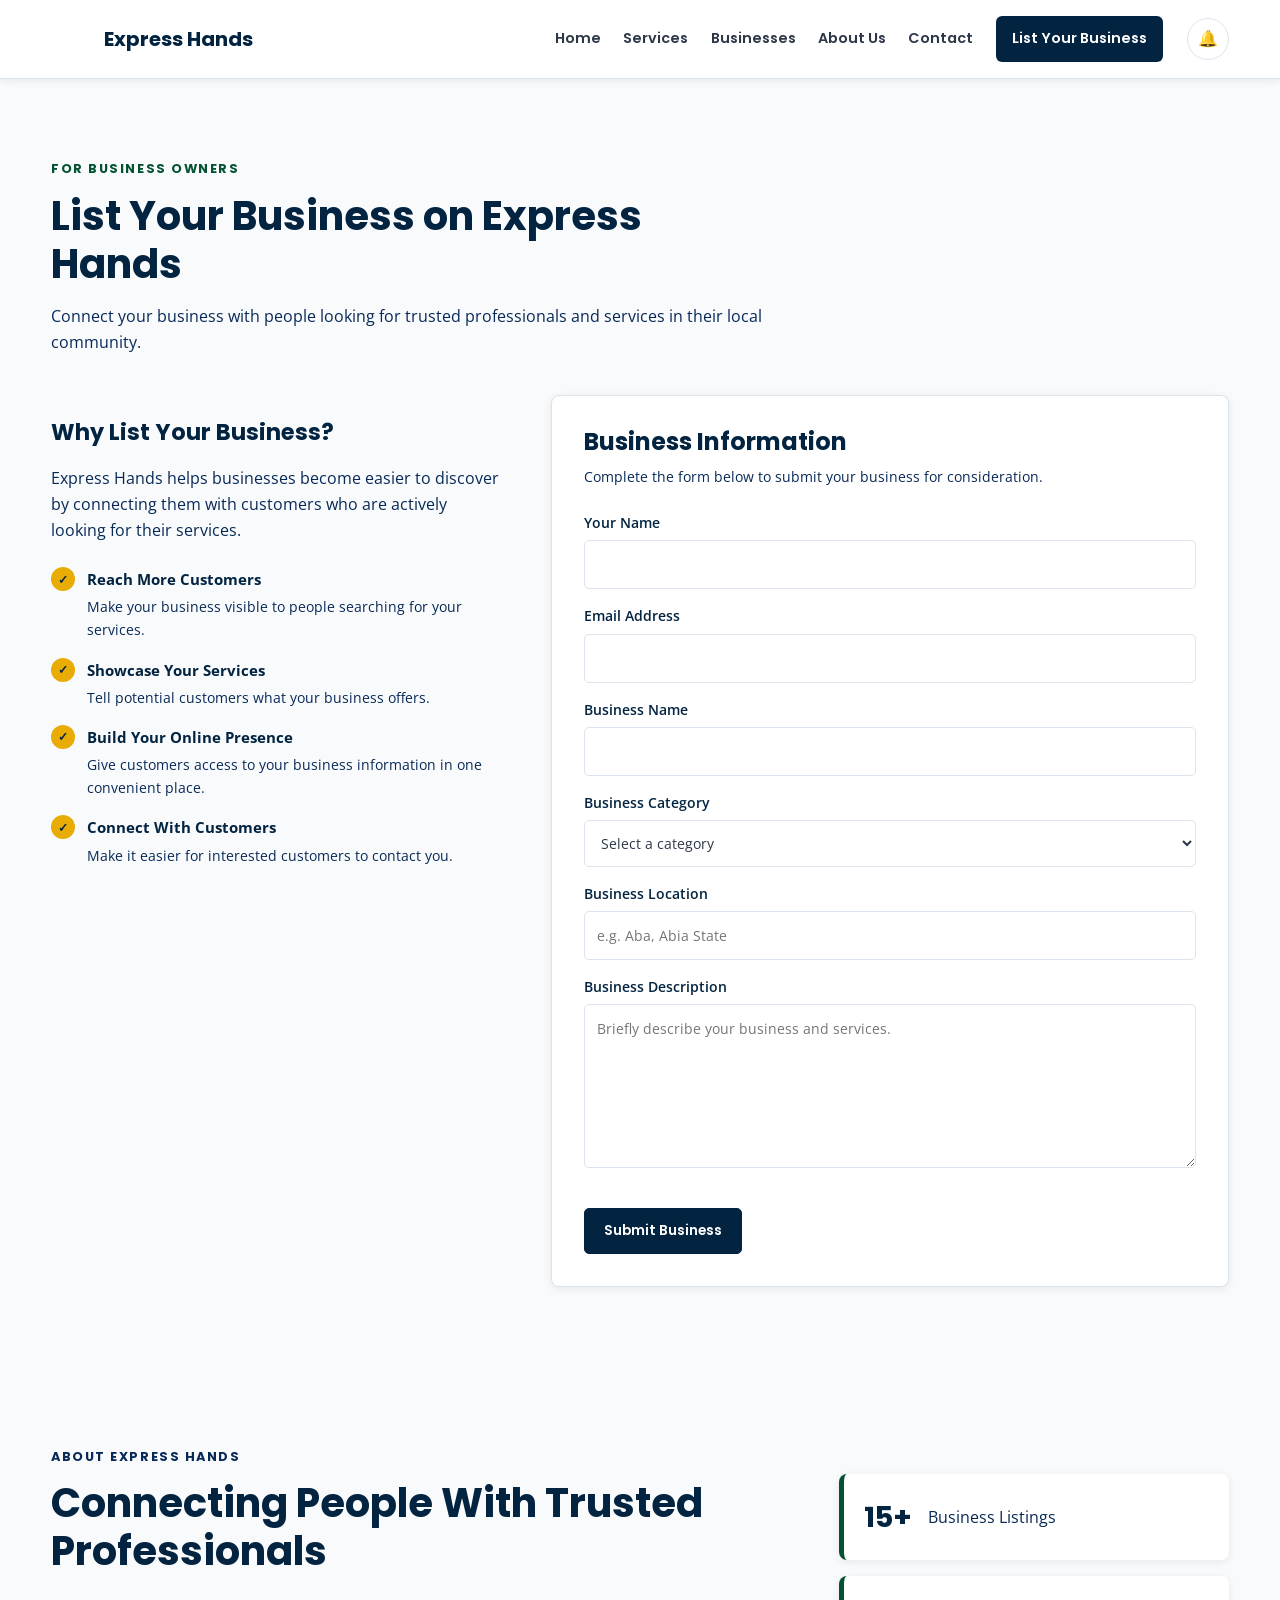
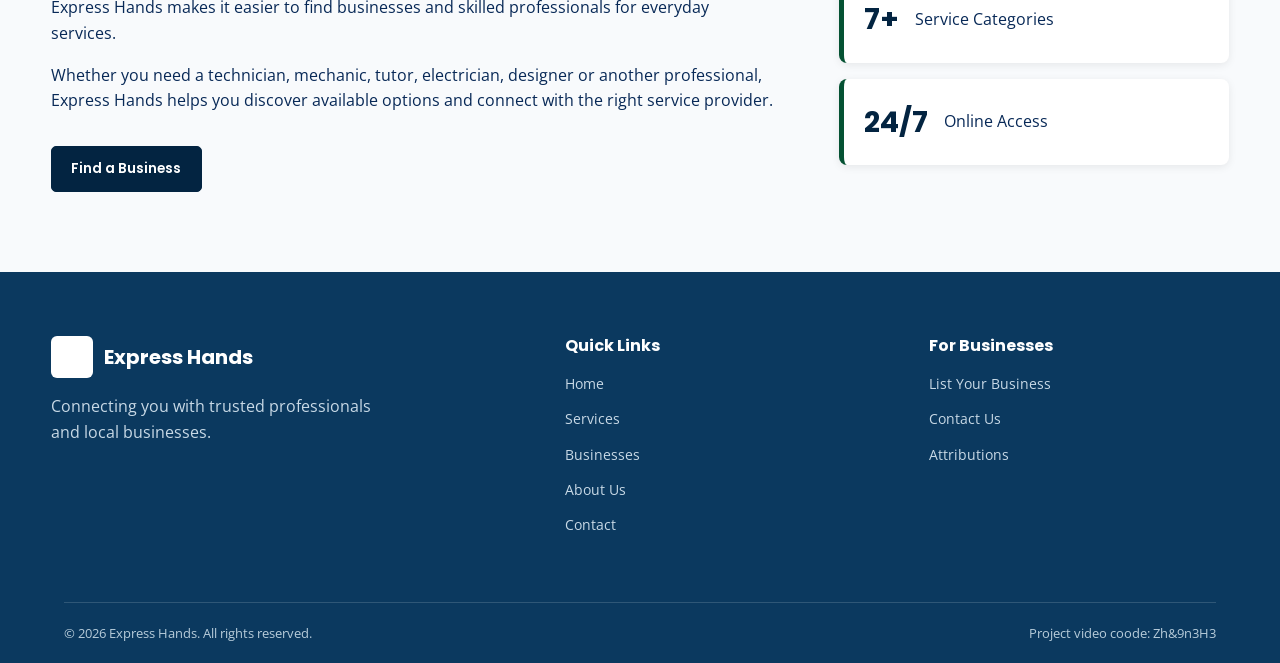
<file: final/list-business.html>
<!DOCTYPE html>
<html lang="en">
<head>
    <meta charset="UTF-8">
    <meta name="viewport" content="width=device-width, initial-scale=1.0">
    <meta name="description" content="List your business on Express Hands and connect with customers looking for trusted local professionals.">
    <meta name="author" content="Express Hands">
    <meta property="og:title" content="Express Hands | List Your Business">
    <meta property="og:description" content="List your business on Express Hands and connect with potential customers.">
    <meta property="og:type" content="website">
    <title>Express Hands | List Your Business</title>

    <link rel="icon" href="images/favicon.ico">
    <link rel="preconnect" href="https://fonts.googleapis.com">
    <link rel="preconnect" href="https://fonts.gstatic.com" crossorigin>
    <link href="https://fonts.googleapis.com/css2?family=Open+Sans:wght@400;500;600;700&family=Poppins:wght@500;600;700&display=swap" rel="stylesheet">

    <!-- Responsive CSS -->
    <link rel="stylesheet" href="styles/small.css">
    <link rel="stylesheet" href="styles/medium.css" media="(min-width: 601px)">
    <link rel="stylesheet" href="styles/large.css" media="(min-width: 901px)">

    <script type="module" src="scripts/main.js"></script>
</head>

<body>
    <!-- ==================================================
         HEADER
    =================================================== -->
    <header class="site-header">
        <div class="header-container">
            <a class="logo" href="index.html" aria-label="Express Hands home">
                <span class="logo-icon" aria-hidden="true">EH</span>
                <span class="logo-text">Express Hands</span>
            </a>

            <button
                class="menu-button"
                type="button"
                aria-label="Open navigation menu"
                aria-expanded="false"
                aria-controls="primary-navigation"
            >
                <span aria-hidden="true">☰</span>
            </button>

            <nav class="primary-navigation" id="primary-navigation" aria-label="Primary navigation">
                <ul>
                    <li><a class="nav-link" href="index.html">Home</a></li>
                    <li><a class="nav-link" href="index.html#services">Services</a></li>
                    <li><a class="nav-link" href="businesses.html">Businesses</a></li>
                    <li><a class="nav-link" href="index.html#about">About Us</a></li>
                    <li><a class="nav-link" href="index.html#contact">Contact</a></li>
                    <li>
                        <a class="nav-link list-business" href="list-business.html" aria-current="page">
                            List Your Business
                        </a>
                    </li>
                </ul>
            </nav>

            <button class="notification-button" type="button" aria-label="Notifications">
                <span aria-hidden="true">🔔</span>
            </button>
        </div>
    </header>

    <!-- ==================================================
         MAIN
    =================================================== -->
    <main>
        <section class="list-business-page">
            <div class="section-container">
                <!-- Page Heading -->
                <div class="list-business-header">
                    <p class="section-label">FOR BUSINESS OWNERS</p>
                    <h1>List Your Business on Express Hands</h1>
                    <p>
                        Connect your business with people looking
                        for trusted professionals and services in
                        their local community.
                    </p>
                </div>

                <div class="list-business-grid">
                    <!-- ==============================
                         BENEFITS
                    =============================== -->
                    <div class="business-benefits">
                        <h2>Why List Your Business?</h2>
                        <p>
                            Express Hands helps businesses become
                            easier to discover by connecting them
                            with customers who are actively looking
                            for their services.
                        </p>

                        <ul>
                            <li>
                                <span aria-hidden="true">✓</span>
                                <div>
                                    <strong>Reach More Customers</strong>
                                    <p>
                                        Make your business visible
                                        to people searching for
                                        your services.
                                    </p>
                                </div>
                            </li>

                            <li>
                                <span aria-hidden="true">✓</span>
                                <div>
                                    <strong>Showcase Your Services</strong>
                                    <p>
                                        Tell potential customers
                                        what your business offers.
                                    </p>
                                </div>
                            </li>

                            <li>
                                <span aria-hidden="true">✓</span>
                                <div>
                                    <strong>Build Your Online Presence</strong>
                                    <p>
                                        Give customers access to
                                        your business information
                                        in one convenient place.
                                    </p>
                                </div>
                            </li>

                            <li>
                                <span aria-hidden="true">✓</span>
                                <div>
                                    <strong>Connect With Customers</strong>
                                    <p>
                                        Make it easier for interested
                                        customers to contact you.
                                    </p>
                                </div>
                            </li>
                        </ul>
                    </div>

                    <!-- ==============================
                         BUSINESS FORM
                    =============================== -->
                    <div class="form-card">
                        <h2>Business Information</h2>
                        <p>
                            Complete the form below to submit
                            your business for consideration.
                        </p>

                        <form id="business-form" action="form-action.html" method="get">
                            <div class="form-field">
                                <label for="business-owner">Your Name</label>
                                <input
                                    type="text"
                                    id="business-owner"
                                    name="owner"
                                    autocomplete="name"
                                    required
                                >
                            </div>

                            <div class="form-field">
                                <label for="business-email">Email Address</label>
                                <input
                                    type="email"
                                    id="business-email"
                                    name="email"
                                    autocomplete="email"
                                    required
                                >
                            </div>

                            <div class="form-field">
                                <label for="business-name">Business Name</label>
                                <input
                                    type="text"
                                    id="business-name"
                                    name="businessName"
                                    required
                                >
                            </div>

                            <div class="form-field">
                                <label for="business-category">Business Category</label>
                                <select id="business-category" name="category" required>
                                    <option value="">Select a category</option>
                                    <option value="Electrical">Electrical</option>
                                    <option value="Plumbing">Plumbing</option>
                                    <option value="Automotive">Automotive</option>
                                    <option value="Construction">Construction</option>
                                    <option value="Technology">Technology</option>
                                    <option value="Home Services">Home Services</option>
                                    <option value="Other">Other</option>
                                </select>
                            </div>

                            <div class="form-field">
                                <label for="business-location">Business Location</label>
                                <input
                                    type="text"
                                    id="business-location"
                                    name="location"
                                    placeholder="e.g. Aba, Abia State"
                                    required
                                >
                            </div>

                            <div class="form-field">
                                <label for="business-description">Business Description</label>
                                <textarea
                                    id="business-description"
                                    name="description"
                                    rows="6"
                                    placeholder="Briefly describe your business and services."
                                    required
                                ></textarea>
                            </div>

                            <button class="primary-button" type="submit">
                                Submit Business
                            </button>

                            <p
                                class="form-success"
                                id="business-success"
                                role="status"
                                hidden
                            >
                                Thank you! Your business listing
                                request has been submitted.
                            </p>
                        </form>
                    </div>
                </div>
            </div>
        </section>

                <!-- About Section -->
        <section class="about section" id="about">
            <div class="section-container about-container">
                <div class="about-content">
                    <p class="section-label">ABOUT EXPRESS HANDS</p>
                    <h2>Connecting People With Trusted Professionals</h2>

                    <p>Express Hands makes it easier to find businesses and skilled professionals for everyday services.</p>

                    <p>Whether you need a technician, mechanic, tutor, electrician, designer or another professional, Express Hands helps you discover available options and connect with the right service provider.</p>

                    <a class="primary-button" href="businesses.html">Find a Business</a>
                </div>

                <div class="about-highlight">
                    <div class="about-stat">
                        <strong>15+</strong>
                        <span>Business Listings</span>
                    </div>

                    <div class="about-stat">
                        <strong>7+</strong>
                        <span>Service Categories</span>
                    </div>

                    <div class="about-stat">
                        <strong>24/7</strong>
                        <span>Online Access</span>
                    </div>
                </div>
            </div>
        </section>
    </main>

    <!-- ==================================================
         FOOTER
    =================================================== -->
    <footer class="site-footer">
        <div class="footer-container">
            <div class="footer-brand">
                <a class="logo footer-logo" href="index.html">
                    <span class="logo-icon" aria-hidden="true">EH</span>
                    <span class="logo-text">Express Hands</span>
                </a>
                <p>
                    Connecting you with trusted professionals
                    and local businesses.
                </p>
            </div>

            <div class="footer-links">
                <h2>Quick Links</h2>
                <ul>
                    <li><a href="index.html">Home</a></li>
                    <li><a href="index.html#services">Services</a></li>
                    <li><a href="businesses.html">Businesses</a></li>
                    <li><a href="index.html#about">About Us</a></li>
                    <li><a href="index.html#contact">Contact</a></li>
                </ul>
            </div>

            <div class="footer-links">
                <h2>For Businesses</h2>
                <ul>
                    <li><a href="list-business.html">List Your Business</a></li>
                    <li><a href="index.html#contact">Contact Us</a></li>
                    <li><a href="attributions.html">Attributions</a></li>
                </ul>
            </div>
        </div>

        <div class="footer-bottom">
            <p>
                &copy;
                <span id="current-year"></span>
                Express Hands.
                All rights reserved.
            </p>
            <p> <a href="https://byupathway.zoom.us/rec/play/4Zd-djZlRhCzmpY9Pxv0po2f2GkWvhgXZEmwcXDzDuunJmZxrmO0Kxe5dweIGSF6Ujg4IlX9gjcDAFE8.iydP-iUwmBW3GhaV?accessLevel=meeting&canPlayFromShare=true&from=my_recording&startTime=1786661976000&oldStyle=true&componentName=rec-play&originRequestUrl=https%3A%2F%2Fbyupathway.zoom.us%2Frec%2Fshare%2FN6LKSib5xmoPDh_lIMM9glWLqTkGo18w5aJmeuK6bwt-wDKeu7XmbYs6mzHJ1JSM.1YLh7qmsPiZOP8wJ%3FstartTime%3D1786661976000">Project video coode: </a>Zh&9n3H3</p>
        </div>
    </footer>
</body>
</html>
</file>
<file: styles/small.css>
*{
    margin:0;
    padding:0;
    box-sizing:border-box;
}

body{
    font-family:Roboto, sans-serif;
    max-width:1200px;
    margin:auto;
    background:#fff;
}

header{
    display:flex;
    justify-content:space-between;
    align-items:center;
    padding:1rem;
}

.logo{
    display:flex;
    align-items:center;
    gap:1rem;
}

.logo span{
    font-size:1.6rem;
    font-weight:700;
}

#ham-btn{
    font-size:2rem;
    border:none;
    background:none;
    cursor:pointer;
}

#ham-btn::before{
    content:"☰";
}

#ham-btn.show::before{
    content:"✖";
}

.navigation{
    display:none;
}

.navigation.show{
    display:block;
}

.navigation ul{
    list-style:none;
}

.navigation a{
    display:block;
    padding:1rem;
    text-decoration:none;
    background:#222;
    color:#fff;
    border-top:1px solid #555;
}

.navigation a:hover{
    background:#444;
}

.current a{
    background:#555;
}

main{
    padding:1rem;
}

h1{
    margin-bottom:1rem;
}

.card{
    margin-bottom:1.5rem;
    border:1px solid #ccc;
}

.card h2{
    background:#222;
    color:#fff;
    text-align:center;
    padding:.75rem;
    font-size:1.1rem;
}

.card p{
    padding:1rem;
    line-height:1.6;
}

.photo img{
    display:block;
    width:85%;
    margin:1rem auto;
    border-radius:8px;
}

.buttons{
    display:flex;
    gap:.5rem;
    justify-content:center;
    padding:1rem;
}

.buttons button{
    flex:1;
    padding:.75rem;
    font-size:1rem;
    border-radius:8px;
    cursor:pointer;
}

#courses{
    padding:0 1rem 1rem;
}

.course{
    background:#ccc;
    margin-bottom:.5rem;
    padding:.8rem;
    text-align:center;
    border-radius:4px;
}

.completed{
    background:#6f4e37;
    color:white;
}

.credits{
    text-align:center;
    padding-bottom:1rem;
}

footer{
    text-align:center;
    padding:1rem;
}

.social{
    display:flex;
    justify-content:center;
    gap:2rem;
    margin-bottom:1rem;
}

.social img{
    width:45px;
}
</file>
<file: styles/larger.css>
@media only screen and (min-width: 768px){

#ham-btn{
    display:none;
}

.navigation{
    display:block;
}

.navigation ul{
    display:flex;
}

.navigation li{
    flex:1;
}

.navigation a{
    text-align:center;
}

.top-cards{
    display:grid;
    grid-template-columns:2fr 1fr;
    gap:1rem;
    margin-bottom:1rem;
}

.buttons{
    justify-content:space-evenly;
}

#courses{
    display:grid;
    grid-template-columns:repeat(3,1fr);
    gap:1rem;
}

.course{
    margin:0;
}

footer{
    margin-top:2rem;
}

}
</file>
<file: final/styles/small.css>
/* EXPRESS HANDS */
/* WDD 231 Individual Website Project */
/* SMALL SCREEN STYLES */
/* Mobile-first base styles: 0–600px */

/* COLOR VARIABLES */
:root {
    --primary: #032441;
    --secondary: #055233;
    --accent: #e9ac05;
    --background: #f8fafc;
    --surface: #ffffff;
    --text: #2d3748;
    --text-light: #082957;
    --border: #dbe3ec;
    --shadow-small: 0 2px 8px rgba(0, 0, 0, 0.08);
    --shadow-medium: 0 8px 24px rgba(0, 0, 0, 0.1);
    --max-width: 1200px;
    --heading-font: "Poppins", sans-serif;
    --body-font: "Open Sans", sans-serif;
}

/* RESET */
* { box-sizing: border-box; }

html { scroll-behavior: smooth; }

body {
    margin: 0;
    font-family: var(--body-font);
    color: var(--text);
    background-color: var(--background);
    line-height: 1.6;
}

img {
    display: block;
    max-width: 100%;
    height: auto;
}

button,
input,
textarea,
select {
    font: inherit;
}

button { cursor: pointer; }

a {
    color: inherit;
    text-decoration: none;
}

ul {
    margin: 0;
    padding: 0;
    list-style: none;
}

h1, h2, h3, p { margin-top: 0; }

h1,
h2,
h3 {
    font-family: var(--heading-font);
    line-height: 1.2;
}

/* GLOBAL CONTAINERS */
.section-container,
.header-container,
.footer-container,
.hero-container {
    width: min(90%, var(--max-width));
    margin: 0 auto;
}

/* HEADER */
.site-header {
    position: sticky;
    top: 0;
    z-index: 1000;
    background-color: var(--surface);
    border-bottom: 1px solid var(--border);
    box-shadow: var(--shadow-small);
}

.header-container {
    position: relative;
    min-height: 68px;
    display: flex;
    align-items: center;
    justify-content: space-between;
    gap: 1rem;
}

/* LOGO */

.logo {
    display: inline-flex;
    align-items: center;
    gap: 0.65rem;
    color: var(--primary);
    font-family: var(--heading-font);
    font-weight: 700;
    font-size: 1rem;
    white-space: nowrap;
    order: 2;
    margin: 0 auto;
}

.logo-icon {
    width: 38px;
    height: 38px;
    display: grid;
    place-items: center;
    /* background-color: var(--primary); */
    color: #ffffff;
    border-radius:6px;
    font-size: 0.85rem;
    font-weight: 700;
}

.logo-text {
    display: inline-block;
}

/* HERO IMAGE */
.hero-image {
    display: none;
}

/* MOBILE NAVIGATION */
.primary-navigation {
    position: absolute;
    top: 68px;
    left: 0;
    right: 0;
    display: none;
    margin: 0;
    background-color: var(--surface);
    border-top: 1px solid var(--border);
    border-bottom: 1px solid var(--border);
    box-shadow: var(--shadow-medium);
}

.primary-navigation.open {
    display: block;
}

.primary-navigation ul {
    display: flex;
    flex-direction: column;
    align-items: stretch;
    gap: 0;
    padding: 0.75rem 1rem;
}

.primary-navigation li {
    width: 100%;
}

.nav-link {
    position: relative;
    display: block;
    width: 100%;
    padding: 0.8rem;
    color: var(--text);
    font-family: var(--heading-font);
    font-size: 0.85rem;
    font-weight: 600;
    text-align: center;
    transition: color 0.2s ease, background-color 0.2s ease;
}

.nav-link:hover,
.nav-link:focus-visible {
    color: var(--primary);
}

.nav-link.active {
    color: var(--primary);
}

.nav-link.active::after {
    display: none;
}

.nav-link.list-business {
    margin-top: 0.25rem;
    padding: 0.7rem 1rem;
    background-color: var(--primary);
    color: #ffffff;
    border-radius: 6px;
}

.nav-link.list-business:hover,
.nav-link.list-business:focus-visible {
    background-color: var(--secondary);
    color: #ffffff;
}

/* MENU / NOTIFICATION BUTTONS */
.menu-button {
    display: grid;
    place-items: center;
    order: 1;
    width: 44px;
    height: 44px;
    border: 0;
    border-radius: 6px;
    background-color: transparent;
    color: var(--primary);
    font-size: 1.5rem;
}

.menu-button:hover,
.menu-button:focus-visible {
    background-color: #eef4f9;
}


.notification-button {
    order: 3;
    width: 42px;
    height: 42px;
    display: grid;
    place-items: center;
    border: 1px solid var(--border);
    border-radius: 50%;
    background-color: var(--surface);
    font-size: 1rem;
    transition: background-color 0.2s ease, border-color 0.2s ease;
}

.notification-button:hover,
.notification-button:focus-visible {
    background-color: #f1f7fb;
    border-color: var(--primary);
}

/* HERO */

.hero {
    min-height: auto;
    display: flex;
    align-items: center;
    background: linear-gradient(
        90deg,
        rgba(15, 76, 129, 0.98) 0%,
        rgba(15, 76, 129, 0.9) 45%,
        rgba(15, 76, 129, 0.65) 100%
    );
    color: #ffffff;
}

.hero-content {
    max-width: 720px;
    padding: 4rem 0;
}

.hero-label,
.section-label {
    margin-bottom: 0.8rem;
    color: var(--secondary);
    font-family: var(--heading-font);
    font-size: 0.8rem;
    font-weight: 700;
    letter-spacing: 0.12em;
    text-transform: uppercase;
}

.hero-label {
    color: #a9e8cc;
}

.hero h1 {
    max-width: 700px;
    margin-bottom: 1.25rem;
    color: #ffffff;
    font-size: clamp(2.3rem, 12vw, 3.5rem);
}

.hero h1 span {
    color: var(--accent);
}

.hero-description {
    max-width: 600px;
    margin-bottom: 2rem;
    color: #edf5fa;
    font-size: 1rem;
}

/* HERO SEARCH */

.hero-search {
    display: grid;
    grid-template-columns: 1fr;
    gap: 0.75rem;
    padding: 0.75rem;
    background-color: #ffffff;
    border-radius: 10px;
    box-shadow: var(--shadow-medium);
}

.search-field {
    display: flex;
    flex-direction: column;
    padding: 0.5rem 0.75rem;
}

.search-field label {
    margin-bottom: 0.25rem;
    color: var(--text-light);
    font-size: 0.75rem;
    font-weight: 600;
}

.search-field input {
    width: 100%;
    padding: 0.5rem 0;
    border: 0;
    outline: 0;
    color: var(--text);
    background-color: transparent;
}

.search-field input::placeholder {
    color: #94a3b8;
}

.search-button {
    align-self: stretch;
    min-width: 120px;
    min-height: 50px;
    border: 0;
    border-radius: 7px;
    background-color: var(--secondary);
    color: #ffffff;
    font-family: var(--heading-font);
    font-weight: 600;
    transition: background-color 0.2s ease, transform 0.2s ease;
}

.search-button:hover,
.search-button:focus-visible {
    background-color: #16875a;
    transform: translateY(-1px);
}

/* GENERAL SECTIONS */
.section {
    padding: 4rem 0;
}

.section-heading {
    max-width: 720px;
    margin: 0 auto 2rem;
    text-align: center;
}

.section-heading h2 {
    margin-bottom: 0.8rem;
    color: var(--primary);
    font-size: clamp(1.8rem, 4vw, 2.5rem);
}

.section-heading p:last-child {
    margin-bottom: 0;
    color: var(--text-light);
}

/* CATEGORIES */
.categories {
    background-color: var(--surface);
}

.category-grid {
    display: grid;
    grid-template-columns: 1fr;
    gap: 1.25rem;
}

.category-card {
    min-height: 210px;
    display: flex;
    flex-direction: column;
    align-items: center;
    justify-content: center;
    padding: 1.5rem;
    background-color: var(--surface);
    border: 1px solid var(--border);
    border-radius: 10px;
    text-align: center;
    box-shadow: var(--shadow-small);
    transition: transform 0.2s ease, box-shadow 0.2s ease, border-color 0.2s ease;
}

.category-card:hover,
.category-card:focus-visible {
    transform: translateY(-5px);
    border-color: var(--secondary);
    box-shadow: var(--shadow-medium);
}

.category-icon {
    width: 60px;
    height: 60px;
    display: grid;
    place-items: center;
    margin-bottom: 1rem;
    background-color: #edf8f3;
    border-radius: 50%;
    font-size: 1.7rem;
}

.category-card h3 {
    margin-bottom: 0.5rem;
    color: var(--primary);
    font-size: 1.1rem;
}

.category-card p {
    margin-bottom: 0;
    color: var(--text-light);
    font-size: 0.9rem;
}

/* HOW IT WORKS */

.how-it-works {
    background-color: var(--background);
}

.steps {
    display: grid;
    grid-template-columns: 1fr;
    gap: 1.5rem;
}

.step {
    position: relative;
    padding: 2rem 1.25rem;
    background-color: var(--surface);
    border-radius: 10px;
    text-align: center;
    border: 1px solid var(--border);
}

.step-number {
    position: absolute;
    top: 1rem;
    right: 1rem;
    color: #044426;
    font-family: var(--heading-font);
    font-size: 1.5rem;
    font-weight: 700;
}

.step-icon {
    width: 65px;
    height: 65px;
    display: grid;
    place-items: center;
    margin: 0 auto 1rem;
    background-color: #eef5fa;
    border-radius: 50%;
    font-size: 1.7rem;
}

.step h3 {
    margin-bottom: 0.5rem;
    color: var(--primary);
    font-size: 1.1rem;
}

.step p {
    margin-bottom: 0;
    color: var(--text-light);
    font-size: 0.9rem;
}

/* FEATURED BUSINESSES */

.featured {
    background-color: var(--surface);
}

.heading-with-link {
    display: block;
    max-width: none;
    text-align: left;
}

.heading-with-link .section-heading {
    margin: 0;
}

.view-all-link {
    display: inline-block;
    margin-top: 1rem;
    color: var(--primary);
    font-family: var(--heading-font);
    font-weight: 600;
}

.view-all-link:hover,
.view-all-link:focus-visible {
    color: var(--secondary);
    text-decoration: underline;
}

.featured-grid {
    display: grid;
    grid-template-columns: 1fr;
    gap: 1.5rem;
}

.business-placeholder {
    overflow: hidden;
    background-color: var(--surface);
    border: 1px solid var(--border);
    border-radius: 10px;
    box-shadow: var(--shadow-small);
}

.placeholder-image {
    min-height: 180px;
    display: grid;
    place-items: center;
    background-color: #e9eff5;
    color: var(--text-light);
    font-weight: 600;
}

.placeholder-content {
    padding: 1.25rem;
}

.placeholder-category {
    margin-bottom: 0.4rem;
    color: var(--secondary);
    font-size: 0.75rem;
    font-weight: 700;
    text-transform: uppercase;
}

.placeholder-content h3 {
    margin-bottom: 0.5rem;
    color: var(--primary);
    font-size: 1.15rem;
}

.placeholder-content p:last-child {
    margin-bottom: 0;
    color: var(--text-light);
    font-size: 0.9rem;
}

/* ABOUT */

.about {
    background-color: var(--background);
}

.about-container {
    display: grid;
    grid-template-columns: 1fr;
    gap: 2rem;
    align-items: center;
}

.about-content .section-label {
    margin-bottom: 0.75rem;
}

.about-content h2 {
    margin-bottom: 1.25rem;
    color: var(--primary);
    font-size: clamp(1.8rem, 4vw, 2.5rem);
}

.about-content p {
    color: var(--text-light);
}

.primary-button {
    display: inline-flex;
    align-items: center;
    justify-content: center;
    min-height: 42px;
    margin-top: 1rem;
    padding: 0.7rem 1.2rem;
    border: 1px solid var(--primary);
    border-radius: 5px;
    background-color: var(--primary);
    color: #ffffff;
    font-family: var(--heading-font);
    font-size: 0.85rem;
    font-weight: 600;
    cursor: pointer;
    transition: background-color 0.2s ease, border-color 0.2s ease, transform 0.2s ease;
}

.primary-button:hover,
.primary-button:focus-visible {
    background-color: var(--secondary);
    border-color: var(--secondary);
    transform: translateY(-2px);
}

.about-highlight {
    display: grid;
    grid-template-columns: 1fr;
    gap: 1rem;
}

.about-stat {
    display: flex;
    align-items: center;
    gap: 1rem;
    padding: 1.25rem;
    background-color: var(--surface);
    border-left: 5px solid var(--secondary);
    border-radius: 8px;
    box-shadow: var(--shadow-small);
}

.about-stat strong {
    color: var(--primary);
    font-family: var(--heading-font);
    font-size: 1.8rem;
}

.about-stat span {
    color: var(--text-light);
}

/* ABOUT SECTION - PHASE 4 */

.about-section {
    padding: 3.5rem 0;
    background-color: var(--background);
}

.about-section .section-heading {
    margin-bottom: 2rem;
}

.section-heading h2,
.contact-information h2,
.list-business-header h1,
.list-business-header h2 {
    margin-bottom: 1rem;
    color: var(--primary);
    font-size: clamp(1.8rem, 4vw, 2.5rem);
}

.section-heading > p:last-child,
.list-business-header > p:last-child {
    color: var(--text-light);
}

.about-grid {
    display: grid;
    grid-template-columns: 1fr;
    gap: 1.5rem;
}

.about-card {
    padding: 1.75rem;
    background-color: var(--surface);
    border: 1px solid var(--border);
    border-radius: 8px;
    text-align: center;
    box-shadow: var(--shadow-small);
}

.about-icon {
    display: flex;
    align-items: center;
    justify-content: center;
    width: 52px;
    height: 52px;
    margin: 0 auto 1rem;
    border-radius: 50%;
    background-color: var(--accent);
    color: var(--primary);
    font-size: 1.4rem;
}

.about-card h3 {
    margin-bottom: 0.65rem;
    color: var(--primary);
    font-size: 1.1rem;
}

.about-card p {
    color: var(--text-light);
    font-size: 0.9rem;
}

/* BUSINESS CTA */

.business-cta {
    background-color: var(--primary);
    color: #ffffff;
}

.cta-content {
    max-width: 700px;
    margin: 0 auto;
    text-align: center;
}

.cta-content .section-label {
    color: #a9e8cc;
}

.cta-content h2 {
    margin-bottom: 1rem;
    color: #ffffff;
    font-size: clamp(1.8rem, 4vw, 2.7rem);
}

.cta-content p {
    margin-bottom: 1.5rem;
    color: #e6f0f7;
}

.cta-button {
    display: inline-block;
    padding: 0.85rem 1.5rem;
    background-color: var(--accent);
    color: #222222;
    border-radius: 6px;
    font-family: var(--heading-font);
    font-weight: 700;
    transition: background-color 0.2s ease, transform 0.2s ease;
}

.cta-button:hover,
.cta-button:focus-visible {
    background-color: #ffc52b;
    transform: translateY(-2px);
}

/* CONTACT - HOMEPAGE */
.contact {
    background-color: var(--surface);
}

.contact-content {
    display: grid;
    grid-template-columns: 1fr;
    gap: 1.5rem;
}

.contact-item {
    display: flex;
    align-items: flex-start;
    gap: 1rem;
    padding: 1.5rem;
    border: 1px solid var(--border);
    border-radius: 8px;
}

.contact-item > span {
    font-size: 1.5rem;
}

.contact-item h3 {
    margin-bottom: 0.25rem;
    color: var(--primary);
    font-size: 1rem;
}

.contact-item p {
    margin-bottom: 0;
    color: var(--text-light);
    font-size: 0.9rem;
}

/* CONTACT - PHASE 4 */

.contact-section {
    padding: 3.5rem 0;
    background-color: #f1f5f8;
}

.contact-grid {
    display: grid;
    grid-template-columns: 1fr;
    gap: 2rem;
    align-items: start;
}

.contact-information {
    padding-top: 0;
}

.contact-information > p:not(.section-label) {
    max-width: 560px;
    margin-bottom: 2rem;
    color: var(--text-light);
}

.contact-details {
    display: flex;
    flex-direction: column;
    gap: 1.25rem;
}

.contact-detail {
    display: flex;
    align-items: flex-start;
    gap: 1rem;
}

.contact-detail-icon {
    display: flex;
    align-items: center;
    justify-content: center;
    flex-shrink: 0;
    width: 42px;
    height: 42px;
    border-radius: 50%;
    background-color: var(--accent);
    color: var(--primary);
}

.contact-detail-label {
    display: block;
    margin-bottom: 0.2rem;
    color: var(--text-light);
    font-size: 0.75rem;
    font-weight: 700;
    text-transform: uppercase;
}

.contact-detail a,
.contact-detail > div > span:last-child {
    color: var(--text);
    font-size: 0.9rem;
}

.contact-detail a:hover,
.contact-detail a:focus-visible {
    color: var(--secondary);
    text-decoration: underline;
}

/* FORMS */

.form-card {
    padding: 1.25rem;
    background-color: var(--surface);
    border: 1px solid var(--border);
    border-radius: 8px;
    box-shadow: var(--shadow-small);
}

.form-card h2,
.form-card h3 {
    margin-bottom: 0.5rem;
    color: var(--primary);
}

.form-card > p {
    margin-bottom: 1.5rem;
    color: var(--text-light);
    font-size: 0.9rem;
}

.form-field {
    margin-bottom: 1rem;
}

.form-field label {
    display: block;
    margin-bottom: 0.4rem;
    color: var(--primary);
    font-size: 0.85rem;
    font-weight: 600;
}

.form-field input,
.form-field select,
.form-field textarea {
    box-sizing: border-box;
    width: 100%;
    padding: 0.75rem;
    border: 1px solid var(--border);
    border-radius: 5px;
    background-color: #ffffff;
    color: var(--text);
    font-family: var(--body-font);
    font-size: 0.9rem;
}

.form-field textarea {
    min-height: 120px;
    resize: vertical;
}

.form-field input:focus,
.form-field select:focus,
.form-field textarea:focus {
    outline: none;
    border-color: var(--primary);
    box-shadow: 0 0 0 3px rgba(15, 76, 129, 0.1);
}

.form-field input:user-invalid,
.form-field select:user-invalid,
.form-field textarea:user-invalid {
    border-color: #b42318;
}

.form-error {
    display: block;
    margin-top: 0.3rem;
    color: #b42318;
    font-size: 0.75rem;
}

.form-success {
    margin-top: 1rem;
    padding: 0.8rem;
    border-radius: 5px;
    background-color: #e6f6ee;
    color: #166b49;
    font-size: 0.85rem;
    font-weight: 600;
}

/* LIST YOUR BUSINESS */

.list-business-section,
.list-business-page {
    padding: 3.5rem 0;
    background-color: var(--background);
}

.list-business-header {
    max-width: 720px;
    margin-bottom: 2rem;
}

.list-business-grid {
    display: grid;
    grid-template-columns: 1fr;
    gap: 2rem;
    align-items: start;
}

.business-benefits {
    padding: 1.5rem 0;
}

.business-benefits h2,
.business-benefits h3 {
    margin-bottom: 1.25rem;
    color: var(--primary);
    font-size: 1.4rem;
}

.business-benefits > p {
    color: var(--text-light);
}

.business-benefits ul {
    display: flex;
    flex-direction: column;
    gap: 1rem;
    margin: 1.5rem 0 0;
    padding: 0;
    list-style: none;
}

.business-benefits li {
    display: flex;
    align-items: flex-start;
    gap: 0.75rem;
    color: var(--text-light);
    font-size: 0.95rem;
}

.business-benefits li > span {
    display: flex;
    align-items: center;
    justify-content: center;
    flex-shrink: 0;
    width: 24px;
    height: 24px;
    border-radius: 50%;
    background-color: var(--accent);
    color: var(--primary);
    font-size: 0.75rem;
    font-weight: 700;
}

.business-benefits li strong {
    display: block;
    margin-bottom: 0.25rem;
    color: var(--primary);
}

.business-benefits li p {
    margin-bottom: 0;
    color: var(--text-light);
    font-size: 0.9rem;
}

/* FORM ACTION PAGE */
.form-action-page {
    padding: 3rem 1rem;
}

.form-action-card {
    width: 100%;
    max-width: 800px;
    margin: 0 auto;
    padding: 2rem;
    border: 1px solid var(--border);
    border-radius: 10px;
    background-color: #ffffff;
    box-shadow: 0 4px 16px rgba(0, 0, 0, 0.06);
}

.form-action-card h1 { margin-bottom: 0.75rem; }

.form-action-card > p:not(.section-label) {
    margin-bottom: 2rem;
}

.submission-details {
    display: grid;
    gap: 1rem;
    margin-bottom: 2rem;
}

.submission-item {
    padding: 1rem;
    border-left: 4px solid var(--primary);
    border-radius: 4px;
    background-color: #f8fafc;
}

.submission-item h2 {
    margin-bottom: 0.35rem;
    font-size: 0.9rem;
}

.submission-item p {
    margin-bottom: 0;
    overflow-wrap: anywhere;
}

.submission-empty {
    padding: 1rem;
    border-radius: 6px;
    background-color: #f8fafc;
}

.form-action-buttons {
    display: flex;
    flex-wrap: wrap;
    gap: 1rem;
}

.secondary-button {
    display: inline-block;
    padding: 0.75rem 1.25rem;
    border: 1px solid var(--primary);
    border-radius: 5px;
    background-color: transparent;
    color: var(--primary);
    font-weight: 600;
    text-decoration: none;
}

.secondary-button:hover,
.secondary-button:focus-visible {
    background-color: #eef5fa;
}


/* HOMEPAGE FEATURED BUSINESS STATES */
.featured-loading,
.featured-error {
    grid-column: 1 / -1;
    padding: 2rem;
    text-align: center;
}

.featured-error {
    border: 1px solid var(--border);
    border-radius: 8px;
    background-color: var(--surface);
}


/* FOOTER */
.site-footer {
    background-color: #0b395f;
    color: #ffffff;
}

.footer-container {
    display: grid;
    grid-template-columns: 1fr;
    gap: 2rem;
    width: min(90%, var(--max-width));
    margin: 0 auto;
    padding: 3rem 0;
}

.footer-brand {
    width: 100%;
}

.footer-logo {
    color: #ffffff;
}

.footer-logo .logo-icon {
    background-color: #ffffff;
}

.footer-brand > p {
    max-width: 350px;
    margin-top: 1rem;
    margin-bottom: 0;
    color: #c8d9e6;
}

.footer-links {
    width: 100%;
}

.footer-links h2 {
    margin-bottom: 1rem;
    color: #ffffff;
    font-size: 1rem;
}

.footer-links ul {
    display: flex;
    flex-direction: column;
    gap: 0.6rem;
}

.footer-links li {
    margin: 0;
}

.footer-links a {
    color: #c8d9e6;
    font-size: 0.9rem;
}

.footer-links a:hover,
.footer-links a:focus-visible {
    color: #ffffff;
    text-decoration: underline;
}

.footer-bottom {
    display: flex;
    flex-direction: column;
    align-items: center;
    gap: 0.5rem;
    width: min(90%, var(--max-width));
    margin: 0 auto;
    padding: 1.25rem 0;
    border-top: 1px solid rgba(255, 255, 255, 0.15);
    color: #b7ccda;
    font-size: 0.8rem;
    text-align: center;
}

.footer-bottom p {
    margin: 0;
}

/* FOCUS STATES */
a:focus-visible,
button:focus-visible,
input:focus-visible,
select:focus-visible,
textarea:focus-visible {
    outline: 3px solid var(--accent);
    outline-offset: 3px;
}
</file>
<file: final/styles/medium.css>
@media screen and (min-width: 601px) and (max-width: 900px) {

    /* GLOBAL CONTAINERS */
    .section-container,
    .header-container,
    .footer-container,
    .hero-container {
        width: min(92%, var(--max-width));
    }

    /* HEADER */
    .header-container {
        display: grid;
        grid-template-columns: 1fr;
        gap: 2rem;
    }

    .logo {
        font-size: 1.1rem;
    }

    .logo-icon {
        width: 40px;
        height: 40px;
    }

    .primary-navigation {
        top: 72px;
    }

    /* HERO */
    .hero-content {
        padding: 4.5rem 0;
    }

    .hero h1 {
        font-size: clamp(2.4rem, 7vw, 4rem);
    }

    .hero-description {
        font-size: 1.05rem;
    }

    .hero-search {
        grid-template-columns: 1.2fr 1fr auto;
    }

    /* GENERAL SECTIONS */
    .section {
        padding: 4.5rem 0;
    }

    .section-heading {
        margin-bottom: 2.5rem;
    }

    /* CATEGORIES */
    .category-grid {
        grid-template-columns: repeat(2, 1fr);
    }

    /* HOW IT WORKS */
    .steps {
        grid-template-columns: repeat(2, 1fr);
    }

    /* FEATURED BUSINESSES */
    .heading-with-link {
        display: block;
    }

    .featured-grid {
        grid-template-columns: repeat(2, 1fr);
    }

    /* ABOUT */
    .about-container {
        grid-template-columns: 1fr;
        gap: 2rem;
    }

    .about-highlight {
        grid-template-columns: repeat(3, 1fr);
    }

    .about-grid {
        grid-template-columns: repeat(2, 1fr);
    }

    /* HERO IMAGE */
    .hero-container {
        display: grid;
        gap: 2rem;
    }

    .hero-image {
        display: block;
        width: 100%;
    }

    .hero-image img {
        display: block;
        width: 100%;
        height: auto;
        border-radius: 12px;
        object-fit: cover;
    }

    /* HOMEPAGE CONTACT */
    .contact-content {
        grid-template-columns: 1fr;
    }

    /* CONTACT */
    .contact-grid {
        grid-template-columns: 1fr;
        gap: 2rem;
    }

    /* LIST YOUR BUSINESS */
    .list-business-grid {
        grid-template-columns: 1fr;
        gap: 2rem;
    }

    /* FOOTER */
    .footer-container {
        grid-template-columns: 1.5fr 1fr;
        gap: 2.5rem;
        padding: 3.5rem 0;
    }

    .footer-brand {
        grid-column: 1 / -1;
    }

    .footer-links {
        width: 100%;
    }

    .footer-bottom {
        flex-direction: row;
        align-items: center;
        justify-content: space-between;
        text-align: left;
    }

}
</file>
<file: final/styles/large.css>
@media screen and (min-width: 901px) {

    /* GLOBAL CONTAINERS */
    .section-container,
    .header-container,
    .footer-container,
    .hero-container {
        width: min(92%, var(--max-width));
    }

    /* HEADER */
    .header-container {
        min-height: 78px;
        gap: 1.5rem;
    }

    .logo {
        order: initial;
        margin: 0;
        font-size: 1.25rem;
    }

    .logo-icon {
        width: 42px;
        height: 42px;
        font-size: 0.9rem;
    }

    .primary-navigation {
        position: static;
        display: block;
        margin-left: auto;
        background-color: transparent;
        border: 0;
        box-shadow: none;
    }

    .primary-navigation ul {
        display: flex;
        flex-direction: row;
        align-items: center;
        gap: 1.4rem;
        padding: 0;
    }

    .primary-navigation li {
        width: auto;
    }

    .nav-link {
        display: inline-block;
        width: auto;
        padding: 0.5rem 0;
        font-size: 0.9rem;
        text-align: left;
    }

    .nav-link.active::after {
        display: block;
    }

    .nav-link.list-business {
        margin-top: 0;
        padding: 0.7rem 1rem;
    }

    .menu-button {
        display: none;
    }

    /* HERO */
    .hero {
        min-height: 580px;
    }

    .hero-content {
        padding: 5rem 0;
    }

    .hero h1 {
        font-size: clamp(2.4rem, 6vw, 4.5rem);
    }

    .hero-description {
        font-size: 1.1rem;
    }

    .hero-search {
        grid-template-columns: 1.3fr 1fr auto;
    }

    .search-button {
        min-height: auto;
    }

    /* HERO LAYOUT */
    .hero-container {
        display: grid;
        grid-template-columns: minmax(0, 1.1fr) minmax(0, 0.9fr);
        align-items: center;
        gap: 2.5rem;
    }

    .hero-content {
        min-width: 0;
    }

    .hero-image {
        display: block;
        width: 100%;
    }

    .hero-image img {
        display: block;
        width: 100%;
        height: 100%;
        min-height: 400px;
        max-height: 520px;
        object-fit: cover;
        border-radius: 12px;
    }

    /* GENERAL SECTIONS */
    .section {
        padding: 5rem 0;
    }

    .section-heading {
        margin-bottom: 3rem;
    }

    /* CATEGORIES */
    .category-grid {
        grid-template-columns: repeat(3, 1fr);
    }

    /* HOW IT WORKS */
    .steps {
        grid-template-columns: repeat(4, 1fr);
    }

    /* FEATURED BUSINESSES */
    .heading-with-link {
        display: flex;
        align-items: flex-end;
        justify-content: space-between;
        max-width: none;
        text-align: left;
    }

    .heading-with-link .section-heading {
        margin: 0;
    }

    .heading-with-link .view-all-link {
        display: inline-block;
        margin-top: 0;
    }

    .featured-grid {
        grid-template-columns: repeat(3, 1fr);
    }

    /* ABOUT */
    .about-container {
        grid-template-columns: 1.3fr 0.7fr;
        gap: 4rem;
    }

    .about-highlight {
        grid-template-columns: 1fr;
    }

    .about-grid {
        grid-template-columns: repeat(3, 1fr);
    }

    .about-section {
        padding: 5rem 0;
    }

    /* HOMEPAGE CONTACT */
    .contact-content {
        grid-template-columns: repeat(3, 1fr);
    }

    /* CONTACT */
    .contact-grid {
        grid-template-columns: minmax(0, 0.9fr) minmax(0, 1.1fr);
        gap: 3rem;
    }

    .contact-information {
        padding-top: 1rem;
    }

    .contact-section {
        padding: 5rem 0;
    }

    /* FORMS */
    .form-card {
        padding: 2rem;
    }

    /* LIST YOUR BUSINESS */
    .list-business-header {
        margin-bottom: 2.5rem;
    }

    .list-business-grid {
        grid-template-columns: minmax(0, 0.8fr) minmax(0, 1.2fr);
        gap: 3rem;
    }

    .list-business-section,
    .list-business-page {
        padding: 5rem 0;
    }

    /* FOOTER */
    .footer-container {
        grid-template-columns: 1.5fr 1fr 1fr;
        gap: 4rem;
        padding: 4rem 0;
    }

    .footer-brand {
        grid-column: auto;
    }

    .footer-links {
        width: 100%;
    }

    .footer-bottom {
        flex-direction: row;
        align-items: center;
        justify-content: space-between;
        text-align: left;
    }

}
</file>
<file: final/styles/businesses.css>
/* ==========================================================
   EXPRESS HANDS
   Business Directory Styles
========================================================== */

/* DIRECTORY HERO */
.directory-hero {
    padding: 4.5rem 0;
    background-color: var(--primary);
    color: #ffffff;
}

.directory-hero .section-label {
    color: #a9e8cc;
}

.directory-hero h1 {
    margin-bottom: 1rem;
    color: #ffffff;
    font-size: clamp(2rem, 5vw, 3.2rem);
}

.directory-hero p:last-child {
    max-width: 650px;
    margin-bottom: 0;
    color: #e6f0f7;
    font-size: 1.05rem;
}

/* DIRECTORY */
.directory {
    background-color: var(--background);
}

/* CONTROLS */
.directory-controls {
    padding: 1.5rem;
    background-color: var(--surface);
    border: 1px solid var(--border);
    border-radius: 10px;
    box-shadow: var(--shadow-small);
}

.directory-search {
    margin-bottom: 1.5rem;
}

.directory-search label,
.filter-field label {
    display: block;
    margin-bottom: 0.4rem;
    color: var(--primary);
    font-family: var(--heading-font);
    font-size: 0.85rem;
    font-weight: 600;
}

.directory-search input,
.filter-field select {
    width: 100%;
    padding: 0.8rem 0.9rem;
    background-color: #ffffff;
    border: 1px solid var(--border);
    border-radius: 6px;
    color: var(--text);
    outline: none;
}

.directory-search input:focus,
.filter-field select:focus {
    border-color: var(--primary);
    box-shadow: 0 0 0 3px rgba(15, 76, 129, 0.1);
}

.filter-group {
    display: grid;
    grid-template-columns: repeat(4, 1fr);
    gap: 1rem;
}

/* RESULTS SUMMARY */
.results-summary {
    display: flex;
    align-items: center;
    justify-content: space-between;
    margin: 2rem 0 1.25rem;
}

.results-summary p {
    margin-bottom: 0;
    color: var(--text-light);
}

.results-summary strong {
    color: var(--primary);
}

/* BUSINESS GRID */
.business-grid {
    display: grid;
    grid-template-columns: repeat(3, 1fr);
    gap: 1.5rem;
}

/* BUSINESS CARD */
.business-card {
    overflow: hidden;
    display: flex;
    flex-direction: column;
    background-color: var(--surface);
    border: 1px solid var(--border);
    border-radius: 10px;
    box-shadow: var(--shadow-small);
    transition: transform 0.2s ease, box-shadow 0.2s ease;
}

.business-card:hover {
    transform: translateY(-4px);
    box-shadow: var(--shadow-medium);
}

/* CARD IMAGE */
.business-card-image {
    position: relative;
    aspect-ratio: 16 / 9;
    overflow: hidden;
    background-color: #e8eef5;
}

.business-card-image img {
    width: 100%;
    height: 100%;
    object-fit: cover;
    transition: transform 0.3s ease;
}

.business-card:hover .business-card-image img {
    transform: scale(1.03);
}

/* CARD STATUS */
.business-status {
    position: absolute;
    top: 0.75rem;
    right: 0.75rem;
    padding: 0.3rem 0.6rem;
    background-color: var(--secondary);
    color: #ffffff;
    border-radius: 20px;
    font-size: 0.72rem;
    font-weight: 700;
}

.business-status.closed {
    background-color: #64748b;
}

/* CARD CONTENT */
.business-card-content {
    display: flex;
    flex: 1;
    flex-direction: column;
    padding: 1.25rem;
}

.business-category {
    margin-bottom: 0.4rem;
    color: var(--secondary);
    font-size: 0.72rem;
    font-weight: 700;
    letter-spacing: 0.04em;
    text-transform: uppercase;
}

.business-card h2 {
    margin-bottom: 0.65rem;
    color: var(--primary);
    font-size: 1.2rem;
}

.business-rating {
    display: flex;
    align-items: center;
    gap: 0.35rem;
    margin-bottom: 0.75rem;
}

.rating-stars {
    color: var(--secondary);
    letter-spacing: 0.05em;
}

.rating-value {
    color: var(--text);
    font-weight: 700;
}

.review-count {
    color: var(--text-light);
    font-size: 0.8rem;
}

.business-location {
    display: flex;
    align-items: center;
    gap: 0.35rem;
    margin-bottom: 0.75rem;
    color: var(--text-light);
    font-size: 0.85rem;
}

.business-description {
    display: -webkit-box;
    overflow: hidden;
    margin-bottom: 1rem;
    color: var(--text-light);
    font-size: 0.9rem;
    -webkit-line-clamp: 3;
    -webkit-box-orient: vertical;
}

/* SERVICES */
.business-services {
    display: flex;
    flex-wrap: wrap;
    gap: 0.4rem;
    margin-bottom: 1.25rem;
}

.service-tag {
    padding: 0.25rem 0.5rem;
    background-color: #eef7f3;
    color: #166b49;
    border-radius: 4px;
    font-size: 0.7rem;
    font-weight: 600;
}

/* CARD FOOTER */
.business-card-footer {
    display: flex;
    align-items: center;
    justify-content: space-between;
    gap: 1rem;
    margin-top: auto;
    padding-top: 1rem;
    border-top: 1px solid var(--border);
}

.view-business {
    display: inline-block;
    padding: 0.6rem 0.85rem;
    background-color: var(--primary);
    color: #ffffff;
    border-radius: 5px;
    font-family: var(--heading-font);
    font-size: 0.8rem;
    font-weight: 600;
}

.view-business:hover,
.view-business:focus-visible {
    background-color: var(--secondary);
}

/* STATUS MESSAGES */
.directory-status {
    padding: 3rem 1rem;
    text-align: center;
}

.directory-status h2 {
    color: var(--primary);
}

.directory-status p {
    color: var(--text-light);
}

.error-message {
    background-color: #fff5f5;
    border: 1px solid #fecaca;
    border-radius: 8px;
}

.error-message h2 {
    color: #991b1b;
}

.reset-button {
    padding: 0.7rem 1rem;
    border: 0;
    border-radius: 5px;
    background-color: var(--primary);
    color: #ffffff;
    font-family: var(--heading-font);
    font-weight: 600;
}

.reset-button:hover,
.reset-button:focus-visible {
    background-color: var(--secondary);
}


/* PAGINATION */
.pagination {
    display: flex;
    align-items: center;
    justify-content: center;
    flex-wrap: wrap;
    gap: 0.5rem;
    margin-top: 2.5rem;
    padding-top: 1.5rem;
    border-top: 1px solid var(--border);
}

.pagination-button,
.pagination-number {
    min-width: 42px;
    min-height: 42px;
    padding: 0.5rem 0.75rem;
    border: 1px solid var(--border);
    border-radius: 5px;
    background-color: var(--surface);
    color: var(--primary);
    font-family: var(--heading-font);
    font-size: 0.85rem;
    font-weight: 600;
    cursor: pointer;
    transition:
        background-color 0.2s ease,
        border-color 0.2s ease,
        color 0.2s ease;
}

.pagination-button:hover:not(:disabled),
.pagination-button:focus-visible,
.pagination-number:hover,
.pagination-number:focus-visible {
    border-color: var(--primary);
    background-color: #eef5fa;
}

.pagination-button:disabled {
    opacity: 0.45;
    cursor: not-allowed;
}

.pagination-number.active {
    border-color: var(--primary);
    background-color: var(--primary);
    color: #ffffff;
}

.pagination-numbers {
    display: flex;
    align-items: center;
    gap: 0.35rem;
}

@media (max-width: 500px) {
    .pagination {
        gap: 0.35rem;
    }

    .pagination-button,
    .pagination-number {
        min-width: 38px;
        min-height: 38px;
        padding: 0.4rem 0.55rem;
        font-size: 0.78rem;
    }

    .pagination-button {
        font-size: 0.75rem;
    }
}


/* TABLET */
@media (max-width: 950px) {
    .business-grid {
        grid-template-columns: repeat(2, 1fr);
    }

    .filter-group {
        grid-template-columns: repeat(2, 1fr);
    }
}

/* MOBILE */
@media (max-width: 600px) {
    .directory-hero {
        padding: 3.5rem 0;
    }

    .directory-controls {
        padding: 1rem;
    }

    .filter-group,
    .business-grid {
        grid-template-columns: 1fr;
    }

    .results-summary {
        margin-top: 1.5rem;
    }
}
</file>
<file: siteplan/styles/site-plan.css>
/* ==========================================================
   Express Hands Website Plan
   WDD 231 - Site Plan Stylesheet
   Author: Joseph Anucha
========================================================== */

/* ---------- CSS Reset ---------- */

*,
*::before,
*::after {
    margin: 0;
    padding: 0;
    box-sizing: border-box;
}

/* ---------- Root Variables ---------- */

:root {
    --primary: #0F4C81;
    --secondary: #1FA971;
    --accent: #F4B400;
    --background: #F8FAFC;
    --surface: #FFFFFF;
    --text: #2D3748;
    --border: #D8DEE8;
    --shadow: 0 8px 24px rgba(0, 0, 0, 0.08);

    --heading-font: "Poppins", sans-serif;
    --body-font: "Open Sans", sans-serif;

    --max-width: 1100px;
}

/* ---------- Base ---------- */

body {
    font-family: var(--body-font);
    background: var(--background);
    color: var(--text);
    line-height: 1.7;
}

img {
    display: block;
    width: 100%;
    height: auto;
}

.container {
    width: min(92%, var(--max-width));
    margin: 0 auto;
}

/* ---------- Header ---------- */

header {
    background: var(--primary);
    color: #fff;
    padding: 2.5rem 1rem;
    text-align: center;
    box-shadow: var(--shadow);
}

header h1 {
    font-family: var(--heading-font);
    font-size: 2.3rem;
    margin-bottom: .5rem;
}

header p {
    font-size: 1.05rem;
    opacity: .95;
}

/* ---------- Main ---------- */

main {
    padding: 2rem 0 3rem;
}

/* ---------- Cards ---------- */

.card {
    background: var(--surface);
    margin-bottom: 2rem;
    padding: 2rem;
    border-radius: 12px;
    border: 1px solid var(--border);
    box-shadow: var(--shadow);
}

.card h2 {
    font-family: var(--heading-font);
    color: var(--primary);
    margin-bottom: 1rem;
    padding-bottom: .5rem;
    border-bottom: 3px solid var(--secondary);
}

.card h3 {
    font-family: var(--heading-font);
    color: var(--primary);
    margin: 1rem 0 .5rem;
}

.card p,
.card li {
    font-size: 1rem;
}

.card p:not(:last-child),
.card ul:not(:last-child),
.card ol:not(:last-child),
.card table:not(:last-child) {
    margin-bottom: 1.2rem;
}

/* ---------- Lists ---------- */

ul,
ol {
    margin-left: 1.5rem;
}

li {
    margin-bottom: .75rem;
}

/* ---------- Color Scheme ---------- */

.colors {
    display: grid;
    grid-template-columns: repeat(auto-fit, minmax(210px, 1fr));
    gap: 1.5rem;
    margin: 1.5rem 0;
}

.color-box {
    border-radius: 10px;
    padding: 1.25rem;
    color: #fff;
    min-height: 170px;
    display: flex;
    flex-direction: column;
    justify-content: center;
    text-align: center;
}

.color-box h3 {
    color: inherit;
    margin-bottom: .5rem;
}

.primary {
    background: var(--primary);
}

.secondary {
    background: var(--secondary);
}

.accent {
    background: var(--accent);
    color: #222;
}

.neutral {
    background: #E8EEF5;
    color: #222;
    border: 1px solid #cfd7e2;
}

/* ---------- Typography ---------- */

table {
    width: 100%;
    border-collapse: collapse;
    margin: 1.5rem 0;
}

thead {
    background: var(--primary);
    color: #fff;
}

th,
td {
    border: 1px solid var(--border);
    padding: .85rem;
    text-align: left;
}

tbody tr:nth-child(even) {
    background: #f7f9fc;
}

.font-samples {
    background: #f5f8fc;
    border-left: 6px solid var(--secondary);
    padding: 1.5rem;
    border-radius: 8px;
    margin-top: 1.5rem;
}

.heading-sample {
    font-family: var(--heading-font);
    color: var(--primary);
    font-size: 1.8rem;
}

.body-sample {
    font-family: var(--body-font);
    margin-top: .8rem;
}

/* ---------- Wireframe ---------- */

.wireframe {
    margin-top: 2rem;
    text-align: center;
}

.wireframe img {
    border: 2px solid var(--border);
    border-radius: 10px;
    box-shadow: var(--shadow);
}

.wireframe figcaption {
    margin-top: 1rem;
    font-style: italic;
    color: #666;
}

/* ---------- Footer ---------- */

footer {
    background: var(--primary);
    color: #fff;
    text-align: center;
    padding: 1.5rem;
    margin-top: 3rem;
}

footer p {
    font-size: .95rem;
}

/* ---------- Links ---------- */

a {
    color: var(--secondary);
    text-decoration: none;
}

a:hover {
    text-decoration: underline;
}

/* ---------- Responsive ---------- */

@media (max-width: 768px) {

    header {
        padding: 2rem 1rem;
    }

    header h1 {
        font-size: 1.8rem;
    }

    .card {
        padding: 1.5rem;
    }

    .card h2 {
        font-size: 1.45rem;
    }

    table,
    thead,
    tbody,
    tr,
    th,
    td {
        display: block;
    }

    thead {
        display: none;
    }

    tr {
        margin-bottom: 1rem;
        border: 1px solid var(--border);
        border-radius: 8px;
        overflow: hidden;
    }

    td {
        border: none;
        border-bottom: 1px solid var(--border);
        padding: .85rem 1rem;
    }

    td:last-child {
        border-bottom: none;
    }
}

@media (max-width: 500px) {

    body {
        font-size: .96rem;
    }

    header h1 {
        font-size: 1.6rem;
    }

    .card {
        padding: 1.25rem;
    }

    .colors {
        grid-template-columns: 1fr;
    }

    .heading-sample {
        font-size: 1.5rem;
    }
}
</file>
<file: chamber/styles/small.css>
/* Prevent adjustments of font size after orientation changes in IE on Windows Phone and in iOS.  */
html {-webkit-text-size-adjust: 100%; -ms-text-size-adjust: 100%;}

/*----------- apply a natural box layout model to all elements --------------*/
* { -moz-box-sizing: border-box; -webkit-box-sizing: border-box; box-sizing: border-box; }

:root {
    --main-color: #EFF6FB;
    --second-color: #FFE2C2;
    --third-color: #001D3D;
    --accent-two: #0E4749;
    --navy:#151c5e;
    --footer:#00272b;
    --header-font: "Roboto", sans-serif;
    --paragraph-font: "Montserrat", sans-serif;
}

/*header and navigation code */
header {
    /*background-image: url("../images/banner1.jpg");*/
    background-color: var(--accent-two);
    display: grid;
    grid-template-columns: 1fr;
    grid-template-rows: auto 1fr auto;
    color: var(--main-color);
    font-family: var(--header-font);
}

/* banner */
#banner_msg {
    text-align: center;
    margin: 10px;
    padding: 8px;
    background-color: whitesmoke;
    color: var(--third-color);
}

.banner {
    grid-column: 1 / 1;
    grid-row: 1 / 1;
    background-color: var(--third-color);
}

.menu_bar {
    display: flex;
    justify-content: space-between;
    align-items: center;
    grid-column: 1 / 1;
    grid-row: 2 / 2;
    margin: 0px 20px;
}

.menu_btn {
    margin: auto;
}

.bar_wide {display: none;}

button#hamburgerBtn {
    background-color: transparent;
    border-radius: 0;
    color: var(--main-color);
    font-size: 2.2rem;
    border-color: rgb(187, 187, 187);
    margin: 1rem .5rem .5rem;
}

#hd-logo {
    margin-right: 0px;
    margin-top: 3px;
}

#hd-logo img {
    width: 80px;
    margin: auto 0px;
}


.compName {
    margin: auto 0px;
}

#compName_line1 {
    margin: auto 0px;
    font-size: 20px;
    padding-left: 0px;
}

#compName_line2 {
    margin: 0px;
    padding-left: 0px;
}

.social_icons {
    display: flex;
    margin: auto;
}
.social_icons img {
    width: 30px;
    padding: 2px;
}

.nav_bar {
    grid-column: 1 / 4;
    grid-row: 3 / 3;
}

.date {
    grid-column: 1 / 5;
    grid-row: 4 / 4;
    text-align: center;
    padding: 1em;
    margin: .5em;
    background-color: var(--main-color);
    color: var(--third-color);
    font-family: var(--paragraph-font);
}


nav ul {
    list-style-type: none;
    display: none;
    background-color: transparent;
    color: white;
}

nav ul li a {
    text-decoration: none;
    color: white;
    display: block;
    padding: 5%;
    border-top: 1px solid rgb(178, 178, 178);
}

nav ul li a:hover{
    background-color: transparent;
    color: var(--main-color);
    text-transform: uppercase;
}

nav ul.open{
    display: block;
    padding-right: 20%;
    
}


#hamburgerBtn span:nth-child(1){display: block;}
#hamburgerBtn span:nth-child(2){display: none;}

#hamburgerBtn.open span:nth-child(1){display: none;}
#hamburgerBtn.open span:nth-child(2){display: block;}

/* set fonts*/
h1, h2, h3, h4{
    font-family: var(--header-font);
}
p, a{
    font-family: var(--paragraph-font);
}


/* Here is the code for the main section */

main .events, .localWthr, .localNews, .spotlight, .forecast-section {
    height: auto;
    padding: 1rem;
    background-color: rgb(246, 246, 246);
    margin-top: 1em;
    box-shadow: 5px 10px 8px #888888;
}

/* Hero */

main div.hero{
    position: relative;
}

.heroImg {
    position: relative;
    display: block;
    width: 100%;
    /* object-fit: cover; */
    margin-bottom: 1em;
}

.heroBtn {
    position: absolute;
    background-color: rgb(240, 240, 240, 0.5); 
    color: var(--third-color);
    padding: .5rem .5rem;
    text-decoration: none;
    text-align: center;
    border-radius: 10px;
    height: auto;
    bottom: 1rem;
    right: 1rem;
}

.heroBtn:hover {
    background-color: #99aa38;
    font-weight: bold;
}

.welcome_txt {
    position: absolute;
    color: #4f6f1f;
    /* background-color: rgb(240, 240, 240, 0.8);*/
    text-shadow: 2px 0 0 var(--navy), -2px 0 0 var(--navy), 0 2px 0 var(--navy), 0 -2px 0 var(--navy), 1px 1px var(--navy), -1px -1px 0 var(--navy), 1px -1px 0 var(--navy), -1px 1px 0 var(--navy);
    /* text-decoration: overline; */
    top: .1rem;
    left: .1rem;
    padding: .5rem .5rem;
    font-size: 2rem;
    border-color: transparent;
}

/* Event */
main .events {
    text-align: center;
    justify-content: center;
}

.events h2 {
    margin: .5rem auto;
    color: var(--navy);
}

.events p {
    margin: .5rem auto;
    color: #000;
}

.events a {
    text-decoration: none;
    color:#834302;
}
.events a:hover {
    text-decoration: none;
    color: var(--third-color);
}

main div.events h2, div.localNews h2 {
    color: var(--navy);
}

/* Weather */
.localWthr {
    display: grid;
    grid-template-columns: 1fr 1fr;
    grid-template-rows: 3em 1fr 1em 1em 2em;
}

.localWthr div.weatherIcon {
    grid-column: 1/2;
    grid-row: 2/4;
}

.localWthr p span.temp {
    grid-column: 2/3;
    grid-row: 2/3;
}

.localWthr h2, .localWthr p {
    margin: 0;
}

.localWthr h2 {
    grid-column: 1/3;
    grid-row: 1/2;
    text-align: center;
    color: var(--third-color);
}

.localWthr .description {
    grid-column: 1/3;
    grid-row: 3/4;
}

.localWthr hr {
    grid-column: 1/3;
    grid-row: 4/5;
}

.localWthr .windS {
    grid-column: 1/2;
    grid-row: 5/6;
}

.localWthr .windSpeed {
    grid-column: 2/3;
    grid-row: 5/6;
}

.localWthr .windC {
    grid-column: 1/2;
    grid-row: 6/7;
}

.localWthr .windChill {
    grid-column: 2/3;
    grid-row: 6/7;
}

.localWthr #weatherIcon {
    grid-column: 1 / 2;
    grid-row: 2 / 2;
    height: 100%;
    width: 100%;
    max-width: 100%;
    justify-self: center;
    margin: 0;
}

.localWthr p.description {
    color: #000;
    justify-self: right;
    margin-right: 10px;
}

.localWthr p {
    color: #000;
    justify-self: center;
}

.localWthr p.degree {
    font-size: 2.5rem;
    color: #822f03;
    justify-self: center;
    align-self: center;
    font-weight: 600;
}

hr {
    width: 90%;
    text-align: center;
}

/* ==================================================
   Section Headings
=================================================== */

.events h2,
.localNews h2,
.localWthr h2,
.forecast h2 {
    font-size: 1.4rem;
    color: var(--navy);
    margin-bottom: .5rem;
}


/* News */
.localNews {
    text-align: center;
    color: var(--navy);
}

.localNews p {
    color: #000;
}

/* Spots */
main div.spots {
    margin: 0;
    text-align: center;
    color: #000;
}

section.spots {
    text-align: center;
}

a {
    text-decoration: none;
}

main div.spots h3 {
    color: var(--navy);
}

section.spots:nth-child(3) {
    display: none;
}

/* Join Us - Sport Three hidden */
.forecast-section {
    display: none;
}


/* Discover Page */
main.discover {
    width: 100%;
    max-width: 1200px;
    margin: 0 auto;
    padding: 1.5rem 1rem 2rem;
}

.discoverTitle {
    color: var(--third-color);
    text-align: center;
    margin: 0 0 .75rem;
}

.visitlast {
    width: 100%;
    margin: 0 auto 1rem;
    padding: .8rem 1rem;
    background-color: var(--second-color);
    color: var(--third-color);
    border-radius: .5rem;
    text-align: center;
    font-weight: 700;
}

.discover-grid {
    display: grid;
    grid-template-columns: 1fr;
    grid-template-areas:
        "card1"
        "card2"
        "card3"
        "card4"
        "card5"
        "card6"
        "card7"
        "card8";
    gap: 1rem;
    width: 100%;
}

.discover-card {
    display: grid;
    grid-template-columns: 1fr;
    grid-template-areas:
        "title"
        "figure"
        "description"
        "address"
        "button";
    gap: .75rem;
    width: 100%;
    min-width: 0;
    padding: 1rem;
    background-color: #f6f6f6;
    border: 1px solid #b7b7b7;
    border-radius: .6rem;
    box-shadow: 0 3px 8px rgba(0, 0, 0, .15);
}

.discover-card:nth-child(1) {grid-area: card1;}
.discover-card:nth-child(2) {grid-area: card2;}
.discover-card:nth-child(3) {grid-area: card3;}
.discover-card:nth-child(4) {grid-area: card4;}
.discover-card:nth-child(5) {grid-area: card5;}
.discover-card:nth-child(6) {grid-area: card6;}
.discover-card:nth-child(7) {grid-area: card7;}
.discover-card:nth-child(8) {grid-area: card8;}

.discover-card h2 {
    grid-area: title;
    margin: 0;
    padding: 0;
    color: var(--third-color);
    font-size: 1.25rem;
    text-align: left;
}

.discover-card figure {
    grid-area: figure;
    margin: 0;
    width: 100%;
}

.discover-card img {
    display: block;
    width: 100%;
    max-width: 300px;
    height: 200px;
    margin: 0 auto;
    object-fit: cover;
    border-radius: .35rem;
}

.discover-card p {
    grid-area: description;
    margin: 0;
    color: #222;
    line-height: 1.5;
}

.discover-card address {
    grid-area: address;
    margin: 0;
    color: #333;
    font-family: var(--paragraph-font);
    line-height: 1.4;
}

.discover-card .learn-more {
    grid-area: button;
    width: 100%;
    margin: 0;
    padding: .75rem 1rem;
    border: none;
    border-radius: 2rem;
    background-color: var(--third-color);
    color: var(--main-color);
    font-family: var(--paragraph-font);
    font-weight: 700;
    cursor: pointer;
}

.discover-card .learn-more:focus-visible {
    outline: 3px solid var(--second-color);
    outline-offset: 3px;
}


/* Here is the footer*/
footer{
    text-align: center;
    background-color: var(--footer);
    color: white;
    padding: 5%;
}

footer .logo{
    display: block;
    margin-left: auto;
    margin-right: auto;
}

a.map, a.openWeather {
    text-decoration: none;
    color: var(--main-color);
    margin: 0px;
}

footer section h2.footerTitle {
    font-size: 20px;
    margin: 0;
    margin-bottom: -2%;
    margin-top: 0px;
}

footer .very-bottom{
    border-top: 1px solid var(--main-color);
    font-size: 12px;
}
footer .very-bottom p:nth-child(2){
    font-weight: 700;
}
</file>
<file: chamber/styles/medium.css>
@media only screen and (min-width: 36rem){

    /*header and navigation code */
    /*Banner*/
    .banner {
        background-color: var(--second-color);
    }
    .menu_bar {
        display: grid;
        grid-template-columns: 10% 10% 50% 1fr;
        margin: 0px 20px;
    }

    .menu_btn {
        grid-column: 1 / 1;
        grid-row: 1 / 1;
        margin: 0px;
    }
    
    .bar_wide {display: none;}

    #hd-logo {
        grid-column: 2 / 2;
        grid-row: 1 / 1;
        margin: auto;
    }

    #hd-logo img {
        width: 100%;
    }

    .compName {
        grid-column: 3 / 3;
        grid-row: 1 / 1;
        margin: auto 0px;
    }

    .social_icons {
        margin: 0px;
        justify-content: flex-end;
    }
    
    #hd-logo {
        grid-column: 2 / 2;
        grid-row: 1 / 1;
    }

    #hd-logo a img {
        margin-right: 0px;
    }
    

    nav ul li a {
        text-decoration: none;
        color: white;
        padding: .3rem;
        width: 20%;
    }

  
    /* main section with grid*/
    main.content {
        display: grid;
        grid-template-columns: 60% 1fr;
        margin-bottom: 1rem;
    }

    /* main div {
        grid-gap: 5px;
    }*/

    /* Hero */
    main .hero {
        grid-column: 1/3;
        margin: 0 auto;
    }

    .heroBtn {
        bottom: 2rem;
        right: 2rem;
        font-size: 1.5rem;
        margin: 15px;
    }

    .welcome_txt {
        font-size: 2.5rem;
        margin: auto;
        bottom: 1rem;
    }

    /* Events */
    main .events {
        grid-column: 1/2;
        grid-row: 5/6;
    }

    main .events a {
        font-size: 1.2rem;
    }

    main .events p, h2 {
        margin: 0 5em 0 5em;
        padding: 8px;
        text-align: center;
    }

    /* Weather */
    main .localWthr {
        grid-column: 2/3;
        grid-row: 5/6;
    }

    main .forecast-section h2 {
        margin: 0;
    }

    /* News */
    main .localNews {
        grid-column: 1/3;
        grid-row: 2/3;
    }

    /* Spots */
    main div.spotlight {
        grid-column: 1/3;
        grid-row: 3/4;
        display: grid;
        grid-template-columns: repeat(2, 1fr);
        grid-template-rows: 1fr;
    }

    main .spotlight div.spots h3 {
    margin: auto;
    }


    .spotlight div.spots:nth-child(1), .spotlight div.spots:nth-child(2) {
        margin: 0;
    }

    .spotlight hr {
        display: none;
    }

    /* Join Us */
    main .forecast {
        display: block;
        grid-column: 1/3;
        grid-row: 4/5;
        text-align: center;
        justify-content: center;
    }
    
    a.join_btn {
        margin: .5rem .5rem;
        background-color: var(--third-color); 
        color: var(--main-color);
        padding: .5rem .5rem;
        text-decoration: none;
        font-size: 1.5rem;
        border-radius: 1rem;
        text-align: center;
    }

    p.joinText {
        margin: 1rem .5rem;
        text-align: center;
        color: var(--third-color);
    }

    .forecast a:hover {
        background-color: #0E4749;
        font-weight: bold;
    }
    
    /* Here is the footer*/
    footer {
        display: grid;
        grid-template-columns: 10% 55% 35%;
    }
  
    footer p:nth-child(2){
        grid-column: 2 / 1;
    }
    
    footer .logo{
        display: block;
        width: 100%;
    }

    footer section:nth-child(2) {
        text-align: left;
    }
    
    .very-bottom{
        grid-column: 1 / span 3;
        padding-top: 1rem;
    }
    .very-bottom p {
        display: inline;
        padding: .2rem;
    }
    
    .very-bottom p:nth-child(3):before, .very-bottom p:nth-child(2):before{content:'|'}
    .very-bottom p:nth-child(3):after{content:'|'}
    
}


/* Discover Page - Medium Layout */
@media only screen and (min-width: 641px) and (max-width: 1024px) {
    main.discover {
        padding: 2rem;
    }

    .discover-grid {
        grid-template-columns: 1fr;
        grid-template-areas:
            "card1"
            "card2"
            "card3"
            "card4"
            "card5"
            "card6"
            "card7"
            "card8";
        gap: 1rem;
    }

    .discover-card {
        grid-template-columns: 240px 1fr;
        grid-template-areas:
            "title title"
            "figure description"
            "figure address"
            "button button";
        column-gap: 1rem;
        row-gap: .5rem;
        align-items: center;
    }

    .discover-card h2 {
        font-size: 1.35rem;
    }

    .discover-card figure {
        align-self: start;
    }

    .discover-card img {
        width: 240px;
        height: 160px;
        margin: 0;
    }

    .discover-card p {
        align-self: start;
    }

    .discover-card address {
        align-self: end;
    }

    .discover-card .learn-more {
        margin-top: .5rem;
    }

    .discover-card img:hover {
        transform: scale(1.03);
        filter: brightness(.9);
    }
}
</file>
<file: chamber/styles/large.css>
@media only screen and (min-width: 60rem) {
    .menu_btn button {
        display: none;
    }

    .menu_bar {
        display: grid;
        grid-template-columns: 10% 30% 50% 10%;
        margin: 0px 20px;
    }

    #hd-logo {
        grid-column: 1 / 1;
        grid-row: 1 / 1;
        margin: auto;
    }

    .compName {
        grid-column: 2 / 2;
        grid-row: 1 / 1;
        margin: auto 0px;
    }

    #compName_line1 {
        margin: auto 0px;
        font-size: 40px;
        padding-left: 0px;
    }
    
    #compName_line2 {
        margin: 0px;
        padding-left: 0px;
    }

    #primaryLinks {
        list-style-type: none;
        display: flex;
        justify-content: center;
        align-items: center;
        gap: 10px;
        background-color: transparent;
        color: white;
        margin: 0px;
        padding: 0px;
    }

    .bar_wide {
        display: block;
        grid-column: 3 / 3;
        grid-row: 1 / 1;
    }

    .social_icons {
        grid-column: 4 / 4;
        grid-row: 1 / 1;
    }

    nav ul li a{
        color: var(--main-color);
        border: none;
        font-size: 20px;
        width: 100%;
    }
    #primaryLinks li.active a {
        background-color: var(--main-color);
        color: var(--third-color);
        text-transform: uppercase;
    }

    nav ul li a:hover{
        background-color: transparent;
        color: var(--second-color);
    }


    /*main section*/

    main.content {
		position: relative;
		display: grid;
		grid-template-columns: 20em 1fr 20em;
		grid-template-rows: 1fr 1fr 1fr;
		margin: 2em 3em 2em 3em;
		max-width: max-content;
	}

	/* Hero */
	main .hero {
        grid-column: 2/3;
        grid-row: 1/3;
        margin: 0 .5em .5em .5em;
  	}

  	.heroImg {
        margin: 0;
        height: 100%;
        width: 100%;
  	}

  	.heroBtn {
        position: absolute;
        bottom: 1em;
        right: 1em;
        /* width: 9em;
        height: 2em; */
  	}

	/* Events */
	main .events {
        grid-column: 1/2;
        grid-row: 1/2;
        margin: 0;
  	}

    main .events h2 {
        font-size: 2rem;
    }

    main .events h2, .spotlight .spots h3 {
        font-size: 1rem;
    }

    main .events p {
        margin: .2em;
    }

	/* Weather */
	main .localWthr {
        grid-column: 1/2;
        grid-row: 2/3;
        margin: .5em 0 .5em 0;
        justify-content: center;
        align-items: center;
    }

    main .localWthr p.wChill {
        font-size: .9em;
        padding-top: 2px;
    }

	main .localWthr div.weatherIcon {
		margin-top: 35px;
	}

	/* News */
	main .localNews {
        grid-column: 2/3;
        grid-row: 3/4;
        margin: 0 .5em 0 .5em ;
    }

	/* Spots */
    main .spotlight div.spots h3 {
        font-size: 24px;
        margin: auto;
    }

	main .spotlight .spots p {
		padding: 0;
    }

    main .spotlight hr {
        width: 90%;
        text-align:center;
    }

	section.spots:nth-child(3) {
        display: block;
    }

    main div.spotlight {
        grid-column: 3/4;
        grid-row: 1/5;
        height: auto;
        margin: 0;
        display: grid;
        grid-template-columns: 1fr;
        grid-template-rows: repeat(3, 1fr);
		padding: 0;
    }

    main div p.spots:nth-child(1) {
        grid-row: 1/2;
        height: auto;
    }

    main div p.spots:nth-child(2) {
        grid-row: 2/3;
        height: auto;
    }

    main div p.spots:nth-child(3) {
        grid-row: 3/4;
        height: auto;
        width: auto;
    }

    .spotlight hr {
        display: block;
    }

	/* Forecast */
	main .forecast-section {
        display: block;
        grid-column: 1/2;
        grid-row: 3/4;
        margin: 0;
    }

    h1 {
        font-family: var(--header-font);
        color: rgb(1, 41, 56);
    }

    .forecast {
        text-align: center;
    }

    .forecast-card {
        display: flex;
        padding: 1rem;
        text-align: center;
    }

    .forecast-card img {
        width: 50px;
    }

    /* footer*/
    .footer_title {
        margin-left: 0;
        text-align: left;
    }
    footer section:nth-child(2) {
        text-align: left;
    }

    footer section h2.footerTitle {
        text-align: left;
        font-size: 32px;
        margin-top: 0;
    }

    footer p{
        font-size: 20px;
    }

    .very-bottom{
        display: flex;
        justify-content: center;
        align-content: center;
    }

    .very-bottom p{
        display: block;
        font-size: 18px;
    }
}


/* Discover Page - Large Layout */
@media only screen and (min-width: 1025px) {
    main.discover {
        padding: 2rem 1rem 3rem;
    }

    .discover-grid {
        grid-template-columns: 1fr 1fr;
        grid-template-areas:
            "card1 card2"
            "card3 card4"
            "card5 card6"
            "card7 card8";
        gap: 1.5rem;
    }

    .discover-card {
        grid-template-columns: 220px 1fr;
        grid-template-areas:
            "title title"
            "figure description"
            "figure address"
            "button button";
        column-gap: 1rem;
        row-gap: .6rem;
        align-items: center;
    }

    .discover-card h2 {
        font-size: 1.35rem;
    }

    .discover-card img {
        width: 220px;
        height: 147px;
        margin: 0;
    }

    .discover-card .learn-more {
        margin-top: .5rem;
    }

    .discover-card img:hover {
        transform: scale(1.05);
        filter: brightness(.9) saturate(1.1);
        box-shadow: 0 5px 12px rgba(0, 0, 0, .25);
    }
}
</file>
<file: chamber/styles/contact.css>
main.contact {
    display: grid;
    background-color: #EAEBED;
}

.contact aside.address {
    display: block;
    padding-left: 1em;
}

.address p {
    margin: 0;
    padding: 10px;
}

.address h3 {
    margin: 0.3em 0;
    align-self: center;
}

.address h1 {
    margin: 0.25em 0;
    padding: 0;
    color: #006989;
}

form legend {
    font-size: 2rem;
    font-weight: 600;
    color: #006989;
}

form fieldset {
    border: none;
    font-size: 1.5em;
    padding-block-end: 0;
    padding-inline-end: 0;
    padding-inline-start: 0;
    padding-block-start: 0;
    margin-inline-start: 0;
    margin-block-end: 0;
    margin-inline-end: 0;
}

form label.info {
    display: flex;
    flex-direction: column;
    margin-top: 0.75em;
    font-size: 1em;
    max-width: 25rem;
}

form input.submitBtn {
    width: 100%;
    height: 44px;
    margin: 0 0 1em 0;
    font-size: 2em;
    font-weight: 600;
    border-radius: 15px;
    background-color: #FE654F;
    border: none;
}

.contact input.submitBtn {
    width: 94%;
    margin: 0 10px 10px 10px;
}

.contact form label.info input, .contact label.info textarea {
    max-width: 90%;
    padding-left: 1em;
    background-color: #EAEBED;
    border: none;
    border-bottom: groove;
    border-radius: 0;
}

form label.info textarea {
    height: 3rem;
    margin-bottom: 0.5em;
}

form label.info input, form label.info textarea {
    border-radius: 0.25em;
    padding: 5px 10px;
}



@media only screen and (min-width: 36rem){
    aside.address {
        display: flex;
        flex-direction: column;
        margin: 3rem 0;
    }

    .contact fieldset {
        padding: 1em 0 1em 1em;
    }

    .contact h3 {
        align-self: start;
    }

    .contact input.submitBtn {
    width: 13em;
    margin: 0 10px;
    padding: 0 0 0 10px;
    }

    .contact form fieldset:nth-child(1) {
        margin: 0;
    }
}



@media only screen and (min-width: 60rem) {
    .contact {
        display: grid;
        grid-template-columns: 1fr 1fr;
        margin: 5em;
        background-color: #EAEBED;
    }

    .address{
        grid-column: 2 / 3;
        grid-row: 1 / 2;
        margin: 2em 1em;
        display: block;
    }

    .contact form {
        border: 5px solid #6B4B3E;
        padding: 2em;
        border-radius: 10px;
        box-shadow: 0 0 5em #6B4B3E;
        max-width: 960px;
        margin: 0 auto;
        display: block;
        grid-column: 1 / 2;
        grid-row: 1 / 2;
    }

    form fieldset {
        font-size: 1em;
    }

    form label.info {
        margin: 10px 0;
    }

    form label.info textarea {
        margin-bottom: 0;
    }

    form legend {
        font-size: 1.5em;
    }
}





/* Contact 
main div.placeholder {
    display: grid;
    grid-template-rows: 1fr 1fr;
    height: auto;
    border: 2px solid gray;
    padding: 1rem;
    margin-bottom: 15px;
    background-color: #006989;
    margin-top: 1em;
}
main div.placeholder div {
    display: block;
    border: 1px solid rgb(170, 170, 170);
    padding: 10px;
}

.thanks {
    margin: 1em 1em 1em 1em;
}
aside {
    display: none;
}

.contact aside.contact {
    display: block;
    padding-left: 1em;
}

.contact h1 {
    padding-left: 1em;
    color: #006989;
}
.contact h2 {
    display: none;
}
.contact {
    display: grid;
    background-color: #EAEBED;
}
.contact form label.info input, .contact label.info textarea{
    max-width: 90%;
    padding-left: 1em;
    background-color: #EAEBED ;
    border: none;
    border-bottom: groove;
    border-radius: 0;
}
.contact label.info textarea::placeholder{
    padding-top: .5em;
}
input:focus, textarea:focus, select:focus{
    outline: none;
}
.contact p {
    margin: 0;
    padding: 10px;
}
.contact h3 {
    margin: .3em 0 ;
    align-self: center;
}
.contact h1 {
    margin: .25em 0;
    padding: 0;
}
.contact aside.contact {
    display: grid;
    grid-template-columns: 5em 1fr;
}
.contact fieldset {
    padding: 10px;
}
.contact input.submitBtn {
    width: 94%;
    margin: 0 10px 10px 10px;
}
.hours {
    grid-column: 1/3;
}
.attr {
    padding: 10px 10px 0 10px;
}

*/
</file>
<file: chamber/styles/directory.css>
main {
  margin: 0 auto;
  /* align-items: center; */
  display: flex;
  flex-direction: column;
}

#cards section {
  background-color: white;
  box-shadow: 0 4px 8px 0 rgba(0, 0, 0, 0.2), 0 6px 20px 0 rgba(0, 0, 0, 0.19);
  width: 350px;
  height: 300px;
  margin: 1em .3em;
  padding: .75em 0;
  text-align: center;
  align-self: center;
  justify-self: center;
}

.directory h1 {
  margin-bottom: 0;
  text-align: center;
  color: rgb(2, 24, 44);
  font-family: "Exo", "Merriweather Sans", sans-serif;
}

.directory p {
  margin: 10px;
  padding: 0;
}

#cards img {
  max-height: 100px;
  max-width: 200px;
  margin-top: 15px;
  margin-bottom: 15px;
}

#cards {
  margin: 0 auto;
  text-align: center;
}

#directoryBttn {
  text-align: center;
}

#directoryBttn button {
  text-align: center;
  text-decoration: none;
  font-size: 50px;
  background-color: #151c5e;
  color: #EFF6FB;
  border-radius: 5px;
  margin: auto;
  padding: 10px;
}

#directoryBttn button:hover {
  background-color: #151c5e;
  color: white;
}

#directoryBttn button:focus, #directoryBttn button:active {
  background-color: #151c5e;
  color: white;
}

#list {
  font-size: 44px;
  padding-top: 12px;
  padding-bottom: 6px;
  /* margin-left: 1em; */
}

#list img {
  display: none;
}

button.open {
  margin-bottom: 15px;
}

#cards.open {
  margin: 0 auto;
  text-align: center;
}

#cards.open section {
  align-items: flex-start;
  width: 350px;
  height: 100px;
  padding: .75em 0;
  text-align: left;
  align-self: center;
  justify-self: center;
}

#cards.open section:nth-child(1){
  margin-top: 30px;
}

#cards.open p,
#cards.open a {
    margin:auto;
    margin-left:10px;
    padding:0;
}

#cards.open img {
  display: none;
}

#cards.open section:nth-child(even) {
  background-color: #BAD9B5;
}

#cards.open section:nth-child(odd) {
  background-color: #EFF7CF;
}

#cards.open section p:nth-child(2) {
  font-weight: bold;
  font-size: 18px;
}

#cards.open section a:nth-child(5) {
  color: blue;
  text-decoration: underline;
}

@media only screen and (min-width: 37.5em) {

  #grid {
    margin-left: 39%;
  }

  #list {
    align-self: center;
    margin-left: 4%;
  }

  .directory {
    grid-column: 1 / 37;
    grid-row: 2 / 3;
  }

  #cards {
    display: grid;
    grid-template-columns: 1fr 1fr;
    grid-column: 1 / 37;
    grid-row: 3 / 10;
  } 

  #cards.open section {
    width: 700px;
    height: 80px;
  }

  #cards section:nth-child(1) {
    grid-column: 1/2 ;
  }

  #cards section:nth-child(2) {
    grid-column: 2/3 ;
  }

  #cards.open {
    display: grid;
    grid-template-columns: repeat(2, 1fr);
    grid-template-rows: 1fr 1fr 1fr;
    grid-column: 1 / 37;
    grid-row: 3 / 10;
    row-gap: 0;
  } 

  #cards.open section {
    display: grid;
    grid-template-columns: repeat(2, 1fr);
    grid-column: 1/3 ;
  }

  #cards.open section p:nth-child(1),
  #cards.open section p:nth-child(2),
  #cards.open section p:nth-child(3) 
  {
    grid-column: 1/2;
    text-align: left;
    margin-left: 10px;
  }
  
  #cards.open section p:nth-child(4) {
    grid-column: 2/3;
    grid-row: 1/2;
    text-align: right;
    margin-right: 10px;
  }

  #cards.open section a:nth-child(5)
  {
    grid-column: 2/3;
    grid-row: 2/3;
    text-align: right;
    margin-right: 10px;
  }
}

@media only screen and (min-width: 60em) {

  #cards {
      grid-template-columns: repeat(3, 1fr);
  }

  /*#grid {
    margin-left: 42%;
  }*/

  #cards.open {
    display: grid;
    grid-template-columns: repeat(4, 1fr);
    grid-template-rows: 1fr 1fr 1fr;
    grid-column: 1 / 37;
    grid-row: 3 / 10;
  } 

  #cards.open section {
    display: grid;
    grid-template-columns: repeat(4, 1fr);
    grid-column: 1/5 ;
    height: 100px;
    width: 100%;
  }

  #cards.open section p:nth-child(2)
  {
    grid-column: 1/2;
    grid-row: 1/3;
    margin-top: 0;
    margin-right: 20px;
  }
  
  #cards.open section p:nth-child(3)
  {
    grid-column: 2/3;
    grid-row: 1/3;
    margin-top: 0;
  }
  
  #cards.open section p:nth-child(4) 
  {
    grid-column: 3/4;
    margin-top: 0;
  }

  #cards.open section a:nth-child(5)
  {
    grid-column: 4/5;
    grid-row: 1/2;
    text-align: right;
    margin-top: 0;
  }
}
</file>
<file: chamber/styles/join.css>
/* ---------- Join Page ---------- */



.join h1 {
  margin: 0 auto;
  padding: 2rem 0;
  text-align: center;
  color: rgb(21, 28, 94);
}

form {
  margin: 0 auto;
  max-width: 1200px;
  padding: 0 1rem 2rem;
}

.form {
  display: flex;
  flex-direction: column;
  gap: 1.5rem;
}

/* ---------- Form ---------- */

form fieldset {
  border: none;
  margin: 0;
  padding: 0;
}

form legend {
  margin-bottom: .75rem;
  font-size: 2rem;
  font-weight: 600;
  color: rgb(21, 28, 94);
}

form label.info {
  display: flex;
  flex-direction: column;
  margin-bottom: 1rem;
  font-size: 1rem;
  font-weight: 600;
}

form label.info input,
form label.info textarea,
form label.info select {
  margin-top: .35rem;
  padding: .7rem;
  border: 1px solid #bdbdbd;
  border-radius: .35rem;
  font-size: 1rem;
  font-family: inherit;
}

form label.info textarea {
  min-height: 110px;
  resize: vertical;
}

form label.info input:required,
form label.info textarea:required,
form label.info select:required {
  border-left: 6px solid #ef520a;
}

form label.info input:focus,
form label.info textarea:focus,
form label.info select:focus {
  outline: none;
  border-color: rgb(21, 28, 94);
  box-shadow: 0 0 5px rgba(21, 28, 94, .25);
}

input:required:valid {
    border-left-color: green;
}

/* ---------- Membership Level ---------- */

form label.level {
  display: block;
  margin-bottom: .9rem;
  font-size: 1rem;
}

form label.level input {
  margin-right: .5rem;
}

/* ---------- Submit Button ---------- */

.submit {
  display: block;
  margin-top: 1rem;
}

form input.submitBtn {
  width: 100%;
  padding: .9rem;
  font-size: 1.15rem;
  font-weight: 700;
  color: #fff;
  background: rgb(21, 28, 94);
  border: none;
  border-radius: .5rem;
  cursor: pointer;
  transition: background .3s ease;
}

form input.submitBtn:hover {
  background: rgb(14, 20, 72);
}

/* ---------- Membership Cards ---------- */

aside {
  display: flex;
  flex-direction: column;
  gap: 1rem;
}

.membership-card {
  padding: 1.2rem;
  background: #fff;
  border-left: 6px solid rgb(21, 28, 94);
  border-radius: .6rem;
  box-shadow: 0 5px 18px rgba(0, 0, 0, .15);
  opacity: 0;
  transform: translateY(35px);
  animation: cardEntrance .7s ease forwards;
}

.membership-card:nth-child(1) {
  animation-delay: .1s;
}

.membership-card:nth-child(2) {
  animation-delay: .25s;
}

.membership-card:nth-child(3) {
  animation-delay: .4s;
}

.membership-card:nth-child(4) {
  animation-delay: .55s;
}

.membership-card h2 {
  margin: 0 0 .75rem;
  color: rgb(21, 28, 94);
  font-size: 1.3rem;
}

.membership-card p {
  margin: 0 0 1rem;
  line-height: 1.5;
}

.membership-card a {
  color: rgb(21, 28, 94);
  font-weight: 700;
  text-decoration: none;
}

.membership-card a:hover {
  text-decoration: underline;
}

@keyframes cardEntrance {
  from {
    opacity: 0;
    transform: translateY(35px);
  }

  to {
    opacity: 1;
    transform: translateY(0);
  }
}

/* ---------- Dialog ---------- */

dialog {
  width: min(90%, 500px);
  border: none;
  border-radius: .75rem;
  padding: 0;
  overflow: hidden;
  box-shadow: 0 10px 35px rgba(0, 0, 0, .3);
}

dialog::backdrop {
  background: rgba(0, 0, 0, .45);
}

dialog h3 {
  margin: 0;
  padding: 1rem;
  background: rgb(21, 28, 94);
  color: #fff;
}

dialog div {
  padding: 1.25rem;
}

dialog ul {
  margin: 1rem 0;
  padding-left: 1.2rem;
}

dialog li {
  margin-bottom: .6rem;
}

dialog button {
  display: block;
  margin: 1.5rem auto 0;
  padding: .7rem 1.5rem;
  color: #fff;
  background: rgb(21, 28, 94);
  border: none;
  border-radius: .4rem;
  cursor: pointer;
}

dialog button:hover {
  background: rgb(14, 20, 72);
}

/* ---------- Thank You Page ---------- */

.thanks {
  margin: 2rem auto;
  max-width: 800px;
  padding: 1rem;
}

.thankyou {
  display: grid;
  gap: 1rem;
}

.thankyouTitle {
  text-align: center;
}

.thankyouText {
  line-height: 1.7;
}

/* ---------- Tablet ---------- */

@media only screen and (min-width: 37.5em) {

  .form {
    display: grid;
    grid-template-columns: 1fr 340px;
    gap: 2rem;
    align-items: start;
  }

  .form-content {
    display: flex;
    flex-direction: column;
    gap: 1.5rem;
  }

  aside {
    position: sticky;
    top: 1rem;
  }

  .submit {
    grid-column: 1 / 3;
  }

  .thankyouText {
    padding: 0 2rem;
  }
}

/* ---------- Desktop ---------- */

@media only screen and (min-width: 60em) {

  form {
    max-width: 1300px;
  }

  .form {
    grid-template-columns: 2fr 1fr;
    gap: 3rem;
  }

  .membership-card:hover {
    transform: translateY(-4px);
    transition: transform .3s ease;
  }

  .thankyouText {
    padding: 0 4rem;
  }
}
</file>
